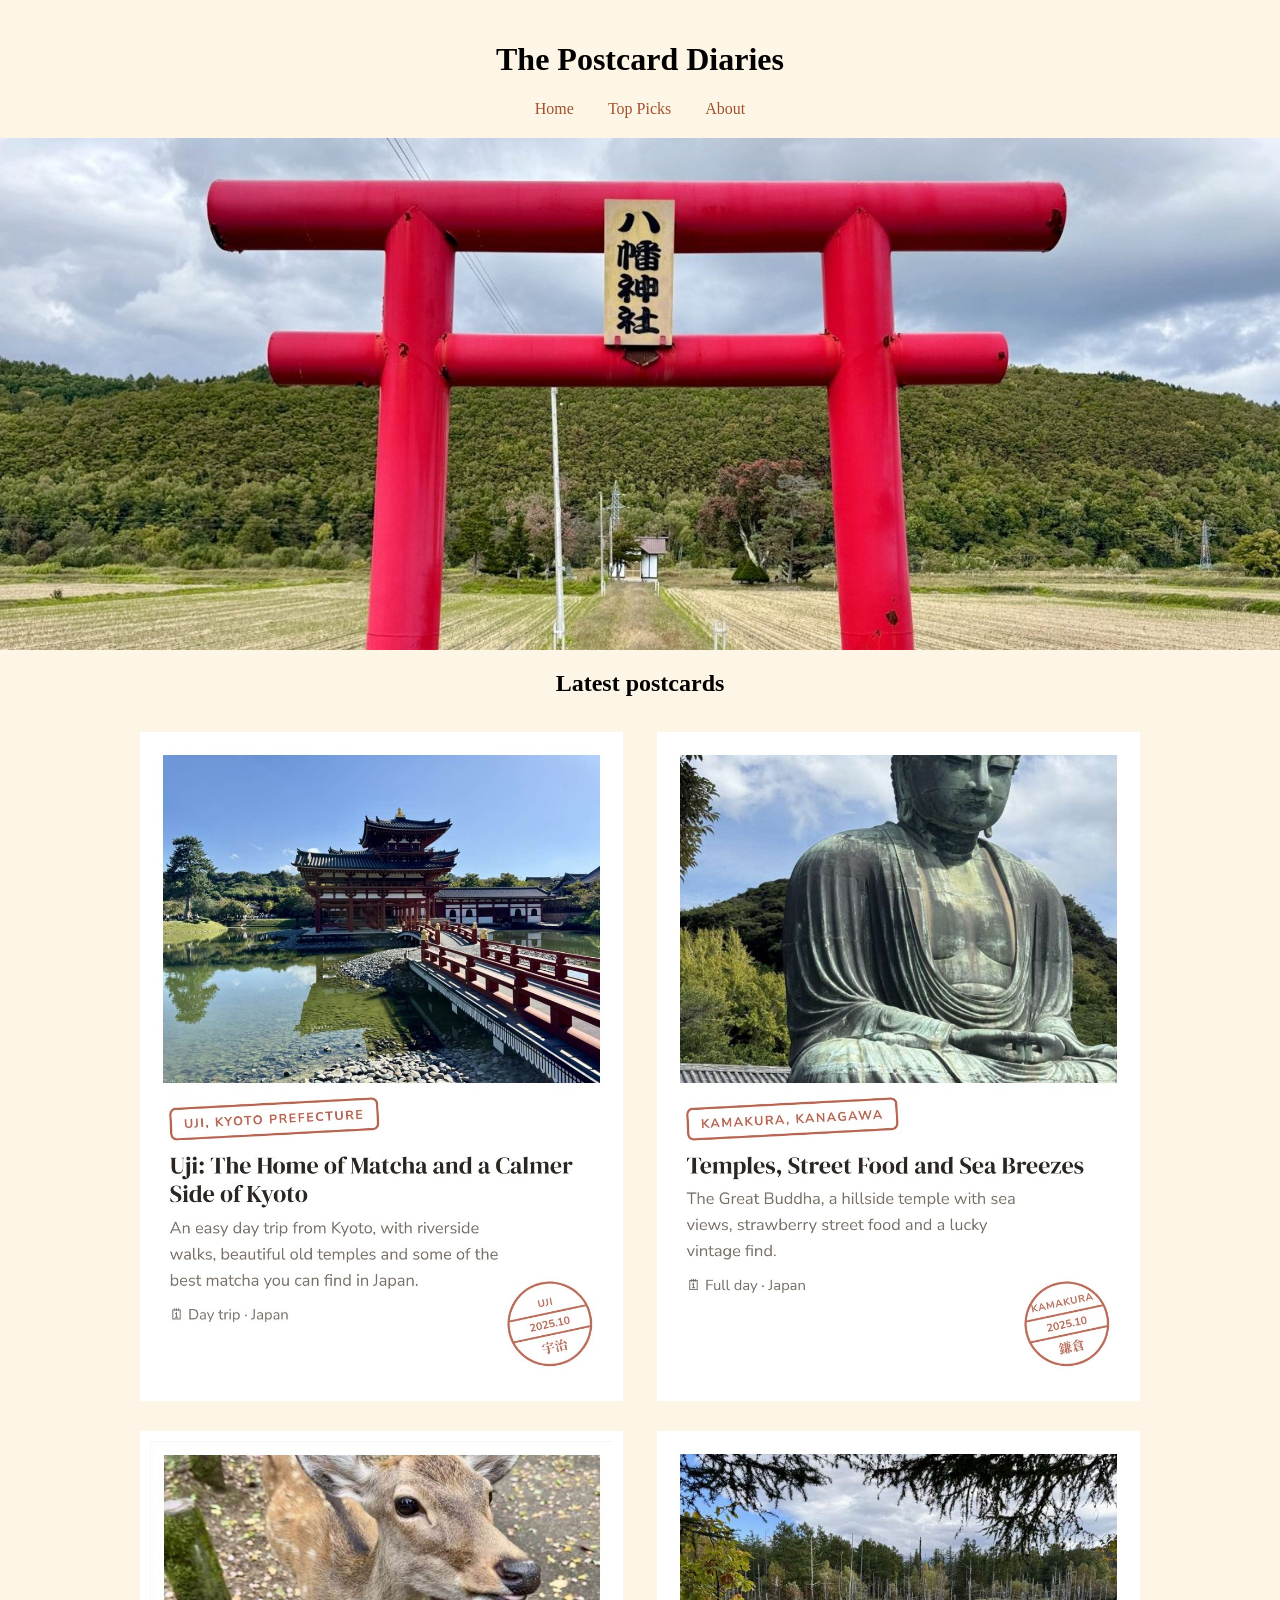
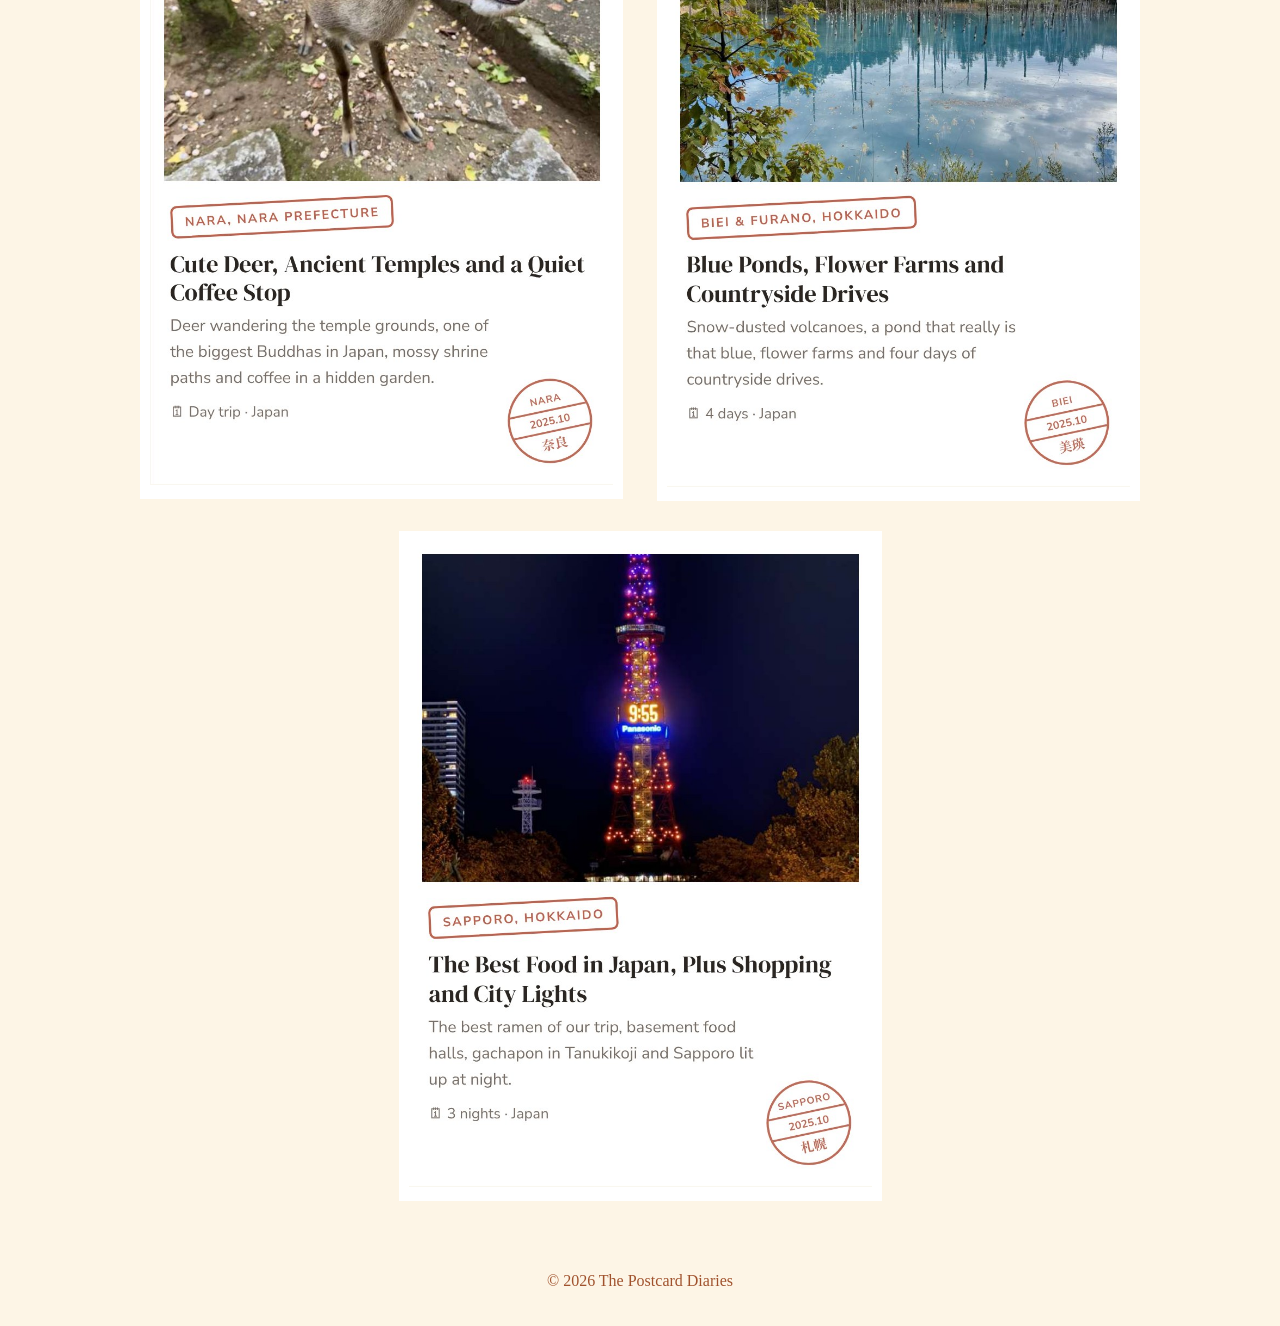
<file: index.html>
<!DOCTYPE html> <!-- DOCTYPE: must be the first - tells the browser this is a webpage -->
<html lang="en">
<!-- head: holds the bts info-->

<head>
    <!-- UTF-8: lets the page show all characters like accents and Japanese -->
    <meta charset="UTF-8">
    <!-- viewport: makes the page fit properly on mobiles and tablets -->
    <meta name="viewport" content="width=device-width, initial-scale=1.0">
    <!-- title: is the text shown on the browser tab -->
    <title>The Postcard Diaries</title>
    <!-- link: connects the CSS file that styles the page. rel = what the file is (a stylesheet), href = where the file is -->
    <link rel="stylesheet" href="css/style.css">
</head>
<!-- body: holds everything you see on the page -->

<body>
    <!-- header: top bar at the top of each page - with site name and menu -->
    <header>
        <h1>The Postcard Diaries</h1>
        <!-- nav: menu that links to the other pages -->
        <nav>
            <a href="index.html">Home</a>
            <a href="top-picks.html">Top Picks</a>
            <a href="about.html">About</a>
        </nav>
    </header>

    <!-- Banner: full width picture, src = source, image file location, alt = description for screenreaders -->
    <img src="images/home/banner-biei-red-torii.jpg" alt="Red torii gate in the fields of Biei, Hokkaido" width="100%"
        class="banner">
    <!-- main: the main page content -->
    <main>
        <h2>Latest postcards</h2>
        <!-- article: is one postcard = postcard image wrapped in a link - e.g: Uji post.-->
        <article>
            <a href="posts/uji.html">
                <img src="images/home/postcard-uji.jpg" alt="Uji: The Home of Matcha and a Calmer Side of Kyoto"
                    width="300">
            </a>
        </article>

        <article>
            <a href="posts/kamakura.html">
                <img src="images/home/postcard-kamakura.jpg" alt="Kamakura: Temples, Street Food and Sea Breezes"
                    width="300">
            </a>
        </article>

        <article>
            <a href="posts/nara.html">
                <img src="images/home/postcard-nara.jpg" alt="Nara: Cute Deer, Ancient Temples and a Hidden Café"
                    width="300">
            </a>
        </article>


        <article>

            <a href="posts/biei-furano.html">

                <img src="images/home/postcard-biei-furano.jpg"
                    alt="Biei and Furano: Blue Ponds, Flower Fields and Farmland" width="300">

            </a>

        </article>

        <article>

            <a href="posts/sapporo.html">


                <img src="images/home/postcard-sapporo.jpg"
                    alt="Sapporo: The TV Tower, Tanukikoji and Some of Japan's Best Food" width="300">


            </a>

        </article>

    </main>

    <!-- footer: the bottom bar with copyright info -->

    <footer>

        <p>&copy; 2026 The Postcard Diaries</p>

    </footer>
</body>

</html>
</file>
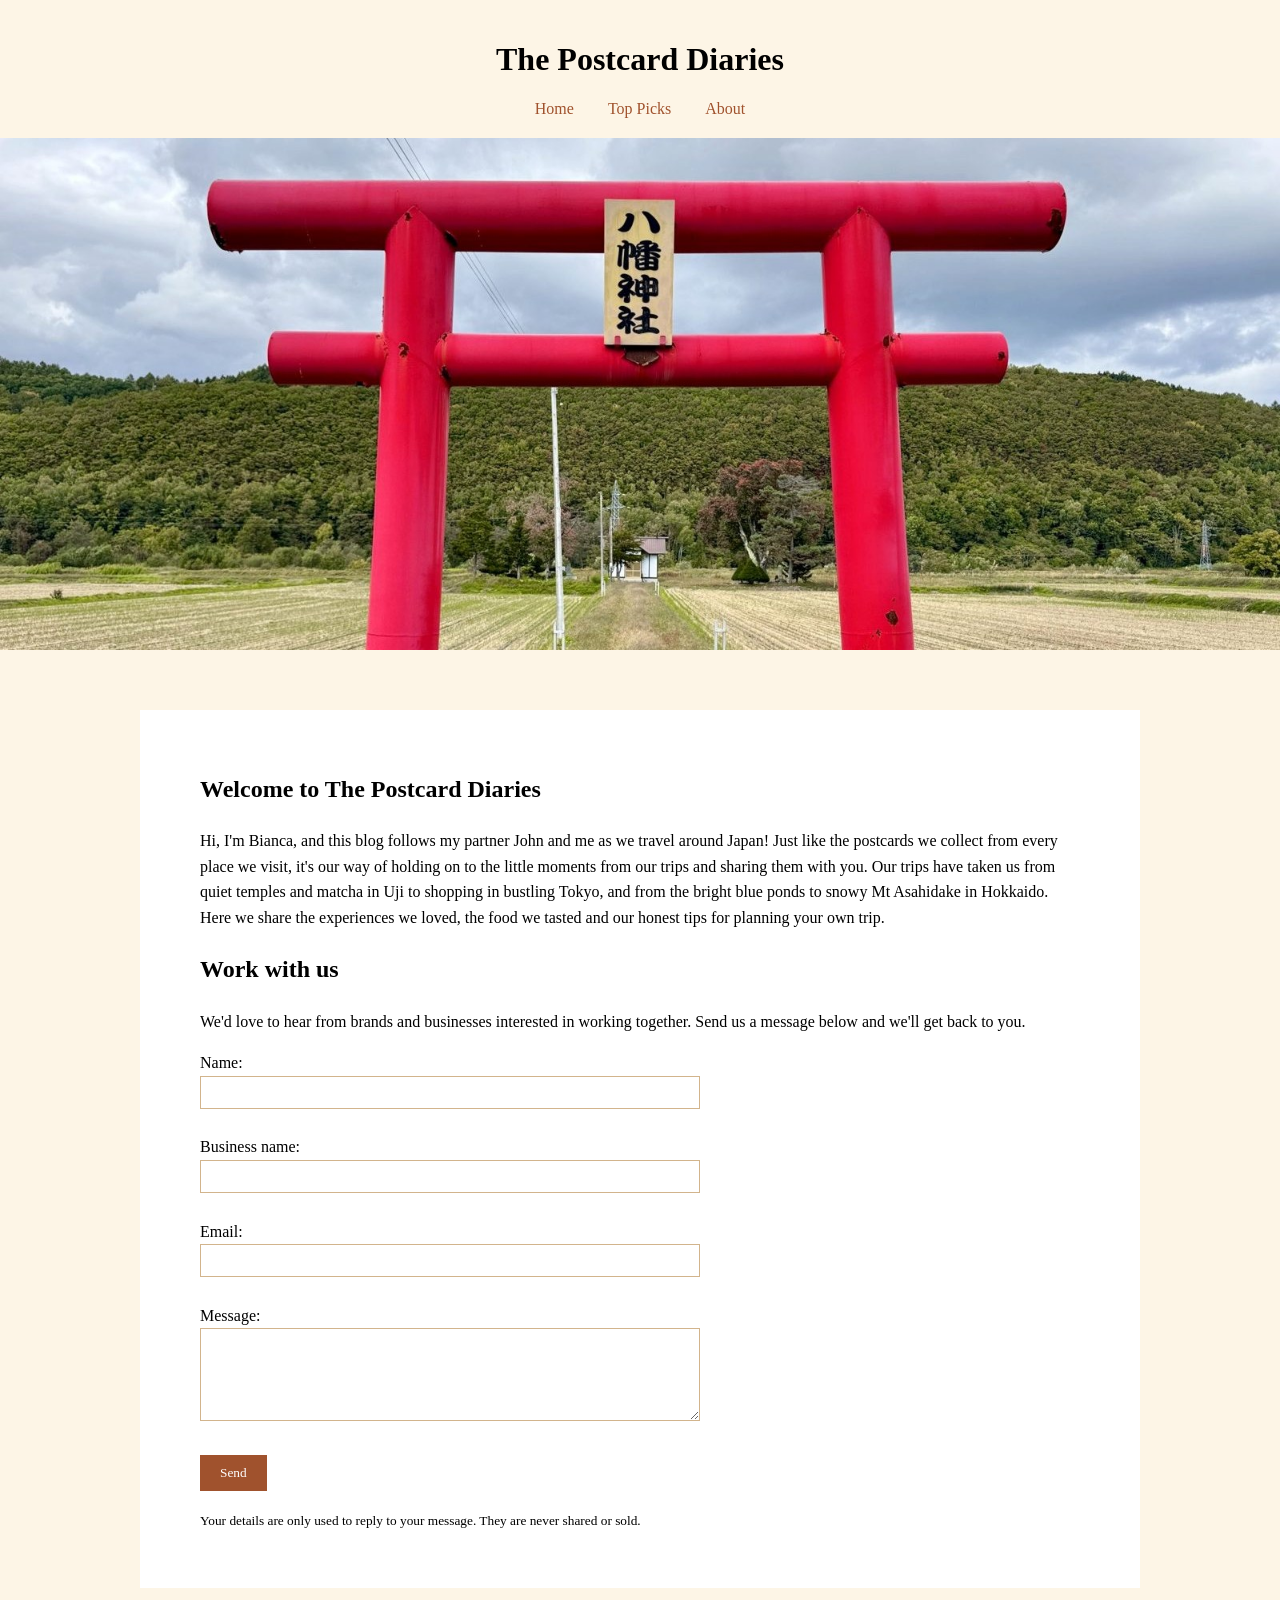
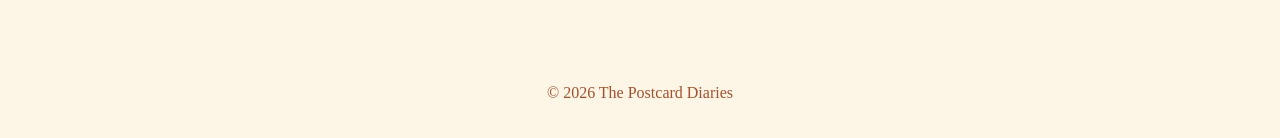
<file: about.html>
<!DOCTYPE html> <!-- DOCTYPE: must be the first - tells the browser this is a webpage -->
<html lang="en">
<!-- head: holds the bts info-->

<head>
    <!-- UTF-8: lets the page show all characters like accents and Japanese -->
    <meta charset="UTF-8">
    <!-- viewport: makes the page fit properly on mobiles and tablets -->
    <meta name="viewport" content="width=device-width, initial-scale=1.0">
    <!-- title: is the text shown on the browser tab -->
    <title>About | The Postcard Diaries</title>
    <!-- link: connects the CSS file that styles the page. rel = what the file is (a stylesheet), href = where the file is -->
    <link rel="stylesheet" href="css/style.css">
</head>
<!-- body: holds everything you see on the page -->

<body>
    <!-- header: top bar at the top of each page - with site name and menu -->
    <header>
        <h1>The Postcard Diaries</h1>
        <!-- nav: menu that links to the other pages -->
        <nav>
            <a href="index.html">Home</a>
            <a href="top-picks.html">Top Picks</a>
            <a href="about.html">About</a>
        </nav>
    </header>

    <!-- Banner: full width picture, src = source, image file location, alt = description for screenreaders -->
    <img src="images/home/banner-biei-red-torii.jpg" alt="Red torii gate in the fields of Biei, Hokkaido" width="100%"
        class="banner">
    <!-- main: the main content of this page -->
    <main class="post">
        <!-- br class="phone-only": line break only on phones, so "The Postcard Diaries" stays together on one line -->
        <h2>Welcome to <br class="phone-only">The Postcard Diaries</h2>
        <p>Hi, I'm Bianca, and this blog follows my partner John and me as we travel around Japan! Just like the
            postcards we collect from every place we visit, it's our way of holding on to the little moments from our
            trips and sharing them with you. Our trips have taken us from quiet temples and matcha in Uji to shopping in
            bustling Tokyo, and from the bright blue ponds to snowy Mt Asahidake in Hokkaido. Here we share the
            experiences we loved, the food we tasted and our honest tips for planning your own trip.</p>

        <h2>Work with us</h2>
        <p>We'd love to hear from brands and businesses interested in working together. Send us a message below and
            we'll get back to you.</p>

        <!-- form: collects the visitor's details. It doesn't send anywhere yet -->
        <form>
            <!-- label: the text shown next to each box. "for" matches the box's id -->
            <label for="name">Name:</label><br>
            <!-- input: a box to type in. required = must be filled in -->
            <input type="text" id="name" required><br><br>
            <!-- no "required" here, so this box is optional-->
            <label for="business">Business name:</label><br>
            <input type="text" id="business"><br><br>

            <label for="email">Email:</label><br>
            <!-- type email: checks it looks like an email address -->
            <input type="email" id="email" required><br><br>

            <label for="message">Message:</label><br>
            <!-- textarea: a bigger box for longer messages -->
            <textarea id="message" rows="5" required></textarea><br><br>

            <!-- button: submits the form -->
            <button type="submit">Send</button>
        </form>
        <!-- privacy note: tells visitors how their details are used (Privacy Act) -->
        <p><small>Your details are only used to reply to your message. They are never shared or sold.</small></p>
    </main>
    <!-- footer: the bottom bar with copyright info -->
    <footer>
        <p>&copy; 2026 The Postcard Diaries</p>
    </footer>
</body>

</html>
</file>
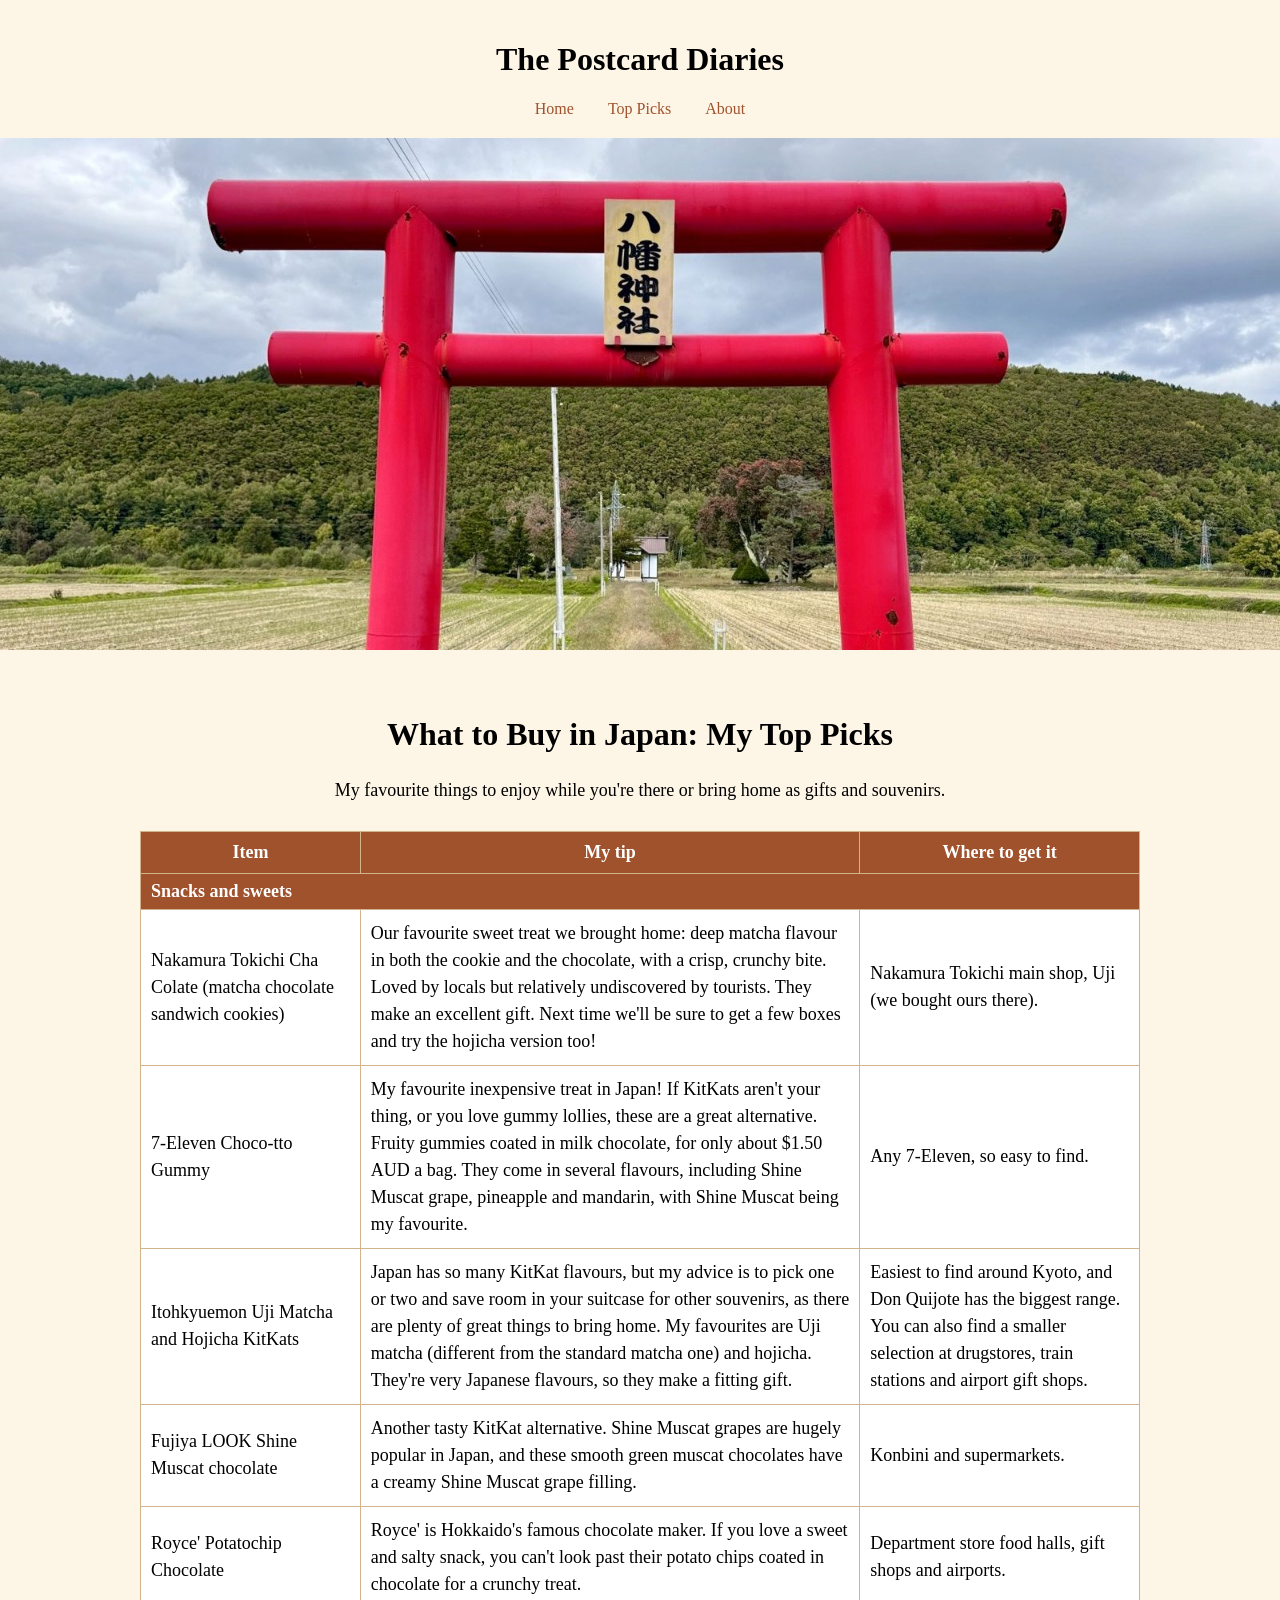
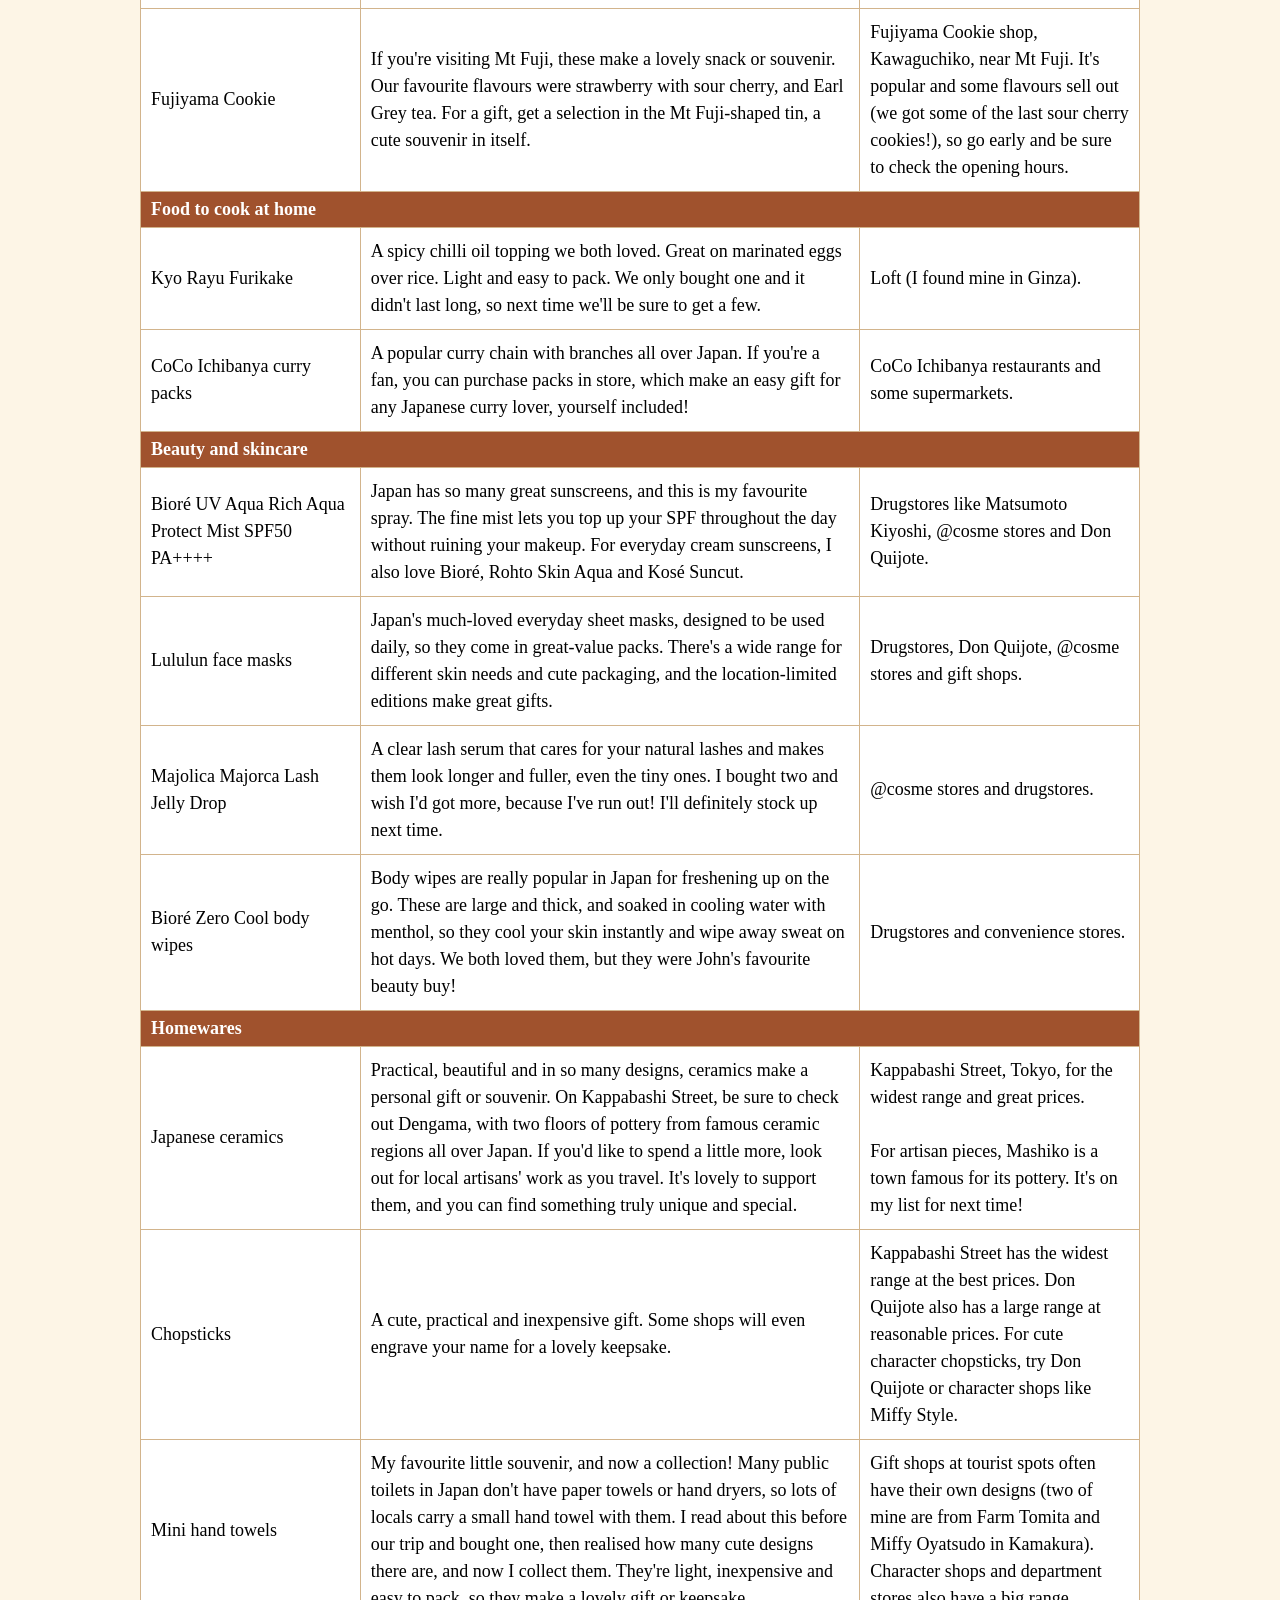
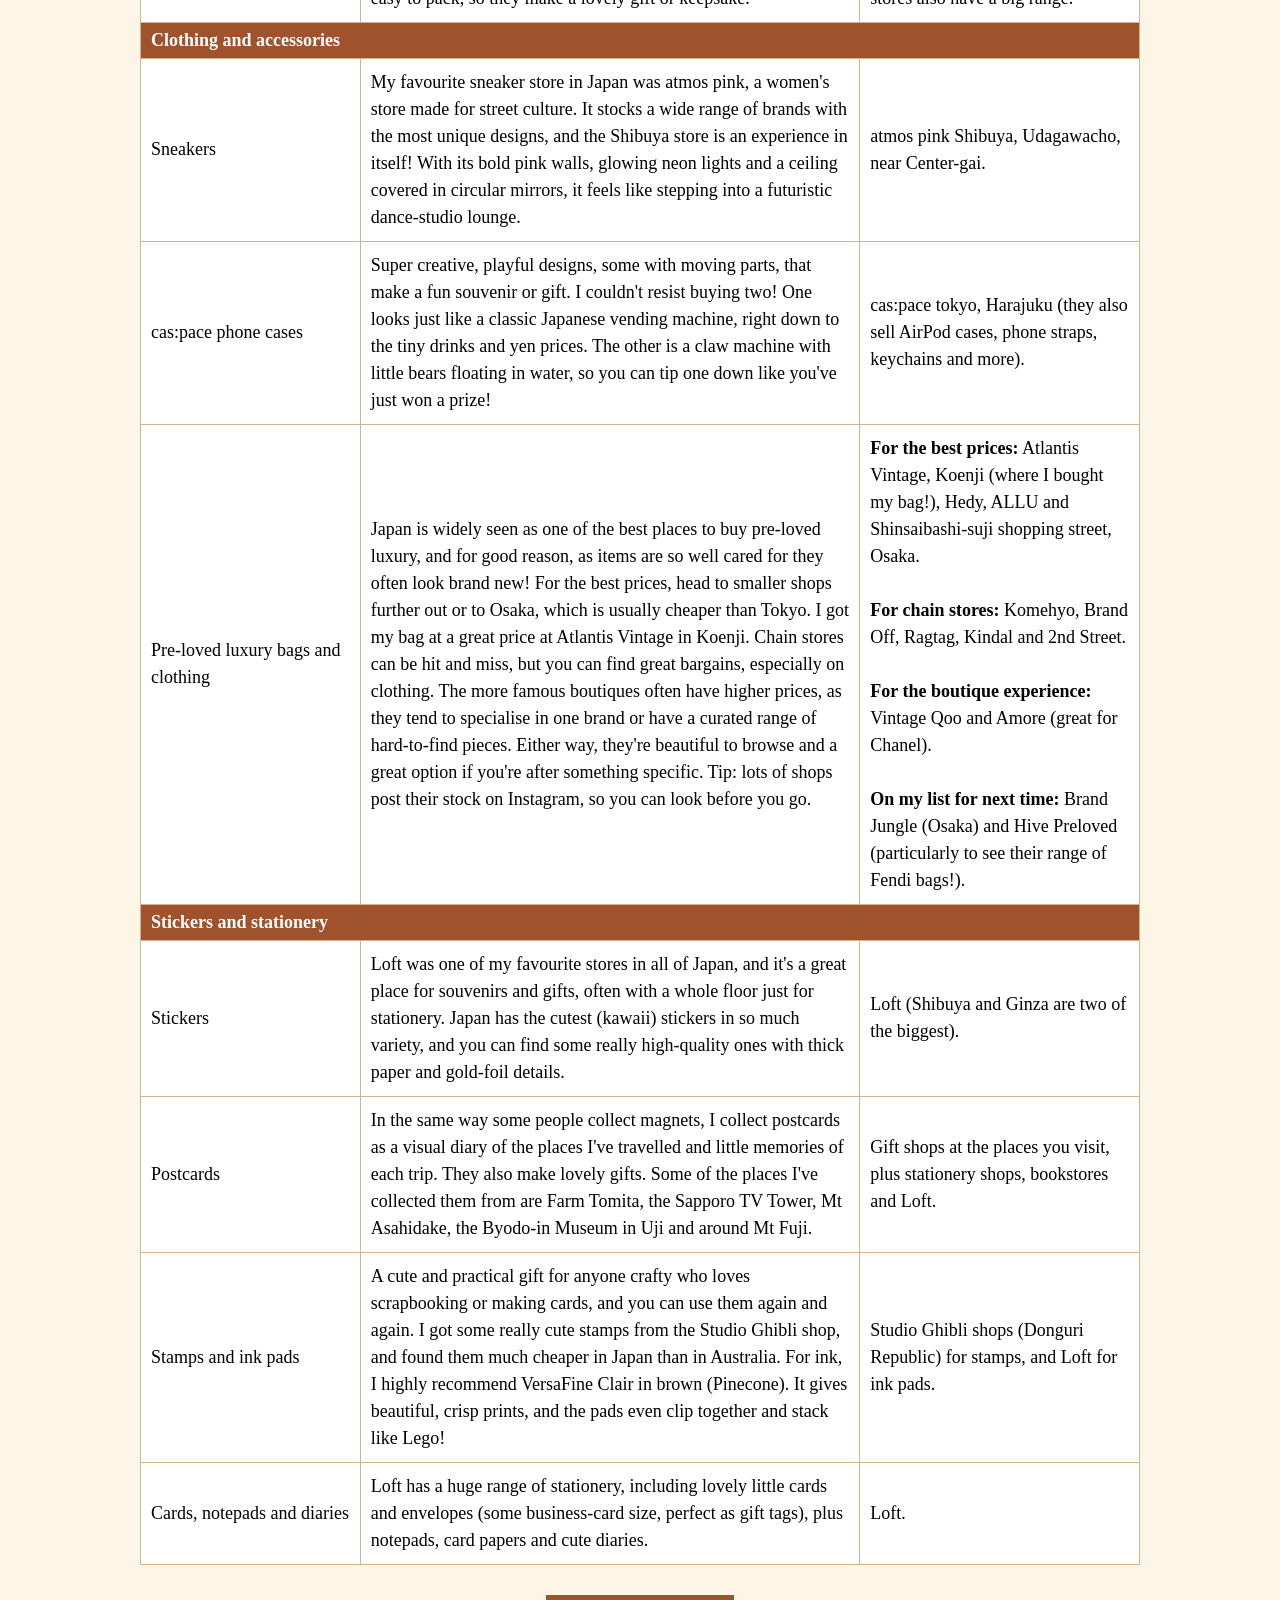
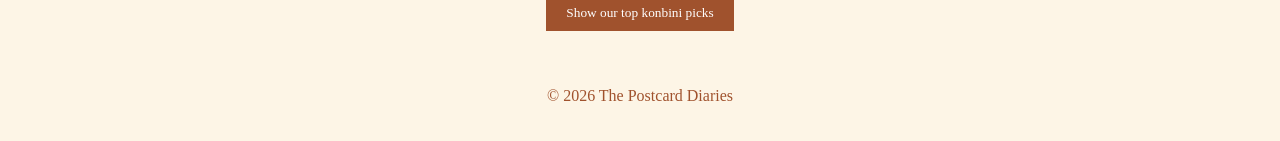
<file: top-picks.html>
<!DOCTYPE html> <!-- DOCTYPE: must be the first - tells the browser this is a webpage -->
<html lang="en">
<!-- head: holds the bts info-->

<head>
    <!-- UTF-8: lets the page show all characters like accents and Japanese -->
    <meta charset="UTF-8">
    <!-- viewport: makes the page fit properly on mobiles and tablets -->
    <meta name="viewport" content="width=device-width, initial-scale=1.0">
    <!-- title: is the text shown on the browser tab -->
    <title>What to Buy in Japan | The Postcard Diaries</title>
    <!-- link: connects the CSS file that styles the page. rel = what the file is (a stylesheet), href = where the file is -->
    <link rel="stylesheet" href="css/style.css">
</head>
<!-- body: holds everything you see on the page -->

<body>
    <!-- header: top bar at the top of each page - with site name and menu -->
    <header>
        <h1>The Postcard Diaries</h1>
        <!-- nav: menu that links to the other pages -->
        <nav>
            <a href="index.html">Home</a>
            <a href="top-picks.html">Top Picks</a>
            <a href="about.html">About</a>
        </nav>
    </header>

    <!-- Banner: full width picture, src = source, image file location, alt = description for screenreaders -->
    <img src="images/home/banner-biei-red-torii.jpg" alt="Red torii gate in the fields of Biei, Hokkaido" width="100%"
        class="banner">
    <!-- main: the main content of this page. class="picks" lets the CSS style just this page -->
    <main class="picks">
        <!-- br class="phone-only": line break that only shows on phones, so the heading splits over 2 lines there -->
        <h2>What to Buy in Japan: <br class="phone-only">My Top Picks</h2>
        <p>My favourite things to enjoy while you're there or bring home as gifts and souvenirs.</p>

        <!-- table: my top picks to buy in Japan -->
        <table>
            <!-- tr = table row, th = heading cell -->
            <tr>
                <th>Item</th>
                <th>My tip</th>
                <th>Where to get it</th>
            </tr>
            <!-- td = normal data cell -->

            <!-- label: the "Where to get it:" label only shows on phones, where the table becomes stacked boxes -->

            <!-- category row: colspan="3" makes one cell stretch across all 3 columns -->

            <tr class="category">

                <td colspan="3">Snacks and sweets</td>

            </tr>

            <tr>

                <td>Nakamura Tokichi Cha Colate (matcha chocolate sandwich cookies)</td>

                <td>Our favourite sweet treat we brought home: deep matcha flavour in both the cookie and the chocolate,
                    with a crisp, crunchy bite. Loved by locals but relatively undiscovered by tourists. They make an
                    excellent gift. Next time we'll be sure to get a few boxes and try the hojicha version too!</td>

                <td><span class="label">Where to get it: </span>Nakamura Tokichi main shop, Uji (we bought ours there).
                </td>

            </tr>

            <tr>

                <td>7-Eleven Choco-tto Gummy</td>

                <td>My favourite inexpensive treat in Japan! If KitKats aren't your thing, or you love gummy lollies,
                    these are a great alternative. Fruity gummies coated in milk chocolate, for only about $1.50 AUD a
                    bag. They come in several flavours, including Shine Muscat grape, pineapple and mandarin, with Shine
                    Muscat being my favourite.</td>

                <td><span class="label">Where to get it: </span>Any 7-Eleven, so easy to find.</td>

            </tr>

            <tr>

                <td>Itohkyuemon Uji Matcha and Hojicha KitKats</td>

                <td>Japan has so many KitKat flavours, but my advice is to pick one or two and save room in your
                    suitcase for other souvenirs, as there are plenty of great things to bring home. My favourites are
                    Uji matcha (different from the standard matcha one) and hojicha. They're very Japanese flavours, so
                    they make a fitting gift.</td>

                <td><span class="label">Where to get it: </span>Easiest to find around Kyoto, and Don Quijote has the
                    biggest range. You can also find a smaller selection at drugstores, train stations and airport gift
                    shops.</td>

            </tr>

            <tr>

                <td>Fujiya LOOK Shine Muscat chocolate</td>

                <td>Another tasty KitKat alternative. Shine Muscat grapes are hugely popular in Japan, and these smooth
                    green muscat chocolates have a creamy Shine Muscat grape filling.</td>

                <td><span class="label">Where to get it: </span>Konbini and supermarkets.</td>

            </tr>

            <tr>

                <td>Royce' Potatochip Chocolate</td>

                <td>Royce' is Hokkaido's famous chocolate maker. If you love a sweet and salty snack, you can't look
                    past their potato chips coated in chocolate for a crunchy treat.</td>

                <td><span class="label">Where to get it: </span>Department store food halls, gift shops and airports.
                </td>

            </tr>

            <tr>

                <td>Fujiyama Cookie</td>

                <td>If you're visiting Mt Fuji, these make a lovely snack or souvenir. Our favourite flavours were
                    strawberry with sour cherry, and Earl Grey tea. For a gift, get a selection in the Mt Fuji-shaped
                    tin, a cute souvenir in itself.</td>

                <td><span class="label">Where to get it: </span>Fujiyama Cookie shop, Kawaguchiko, near Mt Fuji. It's
                    popular and some flavours sell out (we got some of the last sour cherry cookies!), so go early and
                    be sure to check the opening hours.</td>

            </tr>

            <tr class="category">

                <td colspan="3">Food to cook at home</td>

            </tr>

            <tr>

                <td>Kyo Rayu Furikake</td>

                <td>A spicy chilli oil topping we both loved. Great on marinated eggs over rice. Light and easy to pack.
                    We only bought one and it didn't last long, so next time we'll be sure to get a few.</td>

                <td><span class="label">Where to get it: </span>Loft (I found mine in Ginza).</td>

            </tr>

            <tr>

                <td>CoCo Ichibanya curry packs</td>

                <td>A popular curry chain with branches all over Japan. If you're a fan, you can purchase packs in
                    store, which make an easy gift for any Japanese curry lover, yourself included!</td>

                <td><span class="label">Where to get it: </span>CoCo Ichibanya restaurants and some supermarkets.</td>

            </tr>

            <tr class="category">

                <td colspan="3">Beauty and skincare</td>

            </tr>

            <tr>

                <td>Bioré UV Aqua Rich Aqua Protect Mist SPF50 PA++++</td>

                <td>Japan has so many great sunscreens, and this is my favourite spray. The fine mist lets you top up
                    your SPF throughout the day without ruining your makeup. For everyday cream sunscreens, I also love
                    Bioré, Rohto Skin Aqua and Kosé Suncut.</td>

                <td><span class="label">Where to get it: </span>Drugstores like Matsumoto Kiyoshi, @cosme stores and Don
                    Quijote.</td>

            </tr>

            <tr>

                <td>Lululun face masks</td>

                <td>Japan's much-loved everyday sheet masks, designed to be used daily, so they come in great-value
                    packs. There's a wide range for different skin needs and cute packaging, and the location-limited
                    editions make great gifts.</td>

                <td><span class="label">Where to get it: </span>Drugstores, Don Quijote, @cosme stores and gift shops.
                </td>

            </tr>

            <tr>

                <td>Majolica Majorca Lash Jelly Drop</td>

                <td>A clear lash serum that cares for your natural lashes and makes them look longer and fuller, even
                    the tiny ones. I bought two and wish I'd got more, because I've run out! I'll definitely stock up
                    next time.</td>

                <td><span class="label">Where to get it: </span>@cosme stores and drugstores.</td>

            </tr>

            <tr>

                <td>Bioré Zero Cool body wipes</td>

                <td>Body wipes are really popular in Japan for freshening up on the go. These are large and thick, and
                    soaked in cooling water with menthol, so they cool your skin instantly and wipe away sweat on hot
                    days. We both loved them, but they were John's favourite beauty buy!</td>

                <td><span class="label">Where to get it: </span>Drugstores and convenience stores.</td>

            </tr>

            <tr class="category">

                <td colspan="3">Homewares</td>

            </tr>

            <tr>

                <td>Japanese ceramics</td>

                <td>Practical, beautiful and in so many designs, ceramics make a personal gift or souvenir. On
                    Kappabashi Street, be sure to check out Dengama, with two floors of pottery from famous ceramic
                    regions all over Japan. If you'd like to spend a little more, look out for local artisans' work as
                    you travel. It's lovely to support them, and you can find something truly unique and special.</td>

                <td><span class="label">Where to get it: </span>Kappabashi Street, Tokyo, for the widest range and great
                    prices.<br><br>For artisan pieces, Mashiko is a town famous for its pottery. It's on my list for
                    next time!</td>

            </tr>

            <tr>

                <td>Chopsticks</td>

                <td>A cute, practical and inexpensive gift. Some shops will even engrave your name for a lovely
                    keepsake.</td>

                <td><span class="label">Where to get it: </span>Kappabashi Street has the widest range at the best
                    prices. Don Quijote also has a large range at reasonable prices. For cute character chopsticks, try
                    Don Quijote or character shops like Miffy Style.</td>

            </tr>

            <tr>

                <td>Mini hand towels</td>

                <td>My favourite little souvenir, and now a collection! Many public toilets in Japan don't have paper
                    towels or hand dryers, so lots of locals carry a small hand towel with them. I read about this
                    before our trip and bought one, then realised how many cute designs there are, and now I collect
                    them. They're light, inexpensive and easy to pack, so they make a lovely gift or keepsake.</td>

                <td><span class="label">Where to get it: </span>Gift shops at tourist spots often have their own designs
                    (two of mine are from Farm Tomita and Miffy Oyatsudo in Kamakura). Character shops and department
                    stores also have a big range.</td>

            </tr>

            <tr class="category">

                <td colspan="3">Clothing and accessories</td>

            </tr>

            <tr>

                <td>Sneakers</td>

                <td>My favourite sneaker store in Japan was atmos pink, a women's store made for street culture. It
                    stocks a wide range of brands with the most unique designs, and the Shibuya store is an experience
                    in itself! With its bold pink walls, glowing neon lights and a ceiling covered in circular mirrors,
                    it feels like stepping into a futuristic dance-studio lounge.</td>

                <td><span class="label">Where to get it: </span>atmos pink Shibuya, Udagawacho, near Center-gai.</td>

            </tr>

            <tr>

                <td>cas:pace phone cases</td>

                <td>Super creative, playful designs, some with moving parts, that make a fun souvenir or gift. I
                    couldn't resist buying two! One looks just like a classic Japanese vending machine, right down to
                    the tiny drinks and yen prices. The other is a claw machine with little bears floating in water, so
                    you can tip one down like you've just won a prize!</td>

                <td><span class="label">Where to get it: </span>cas:pace tokyo, Harajuku (they also sell AirPod cases,
                    phone straps, keychains and more).</td>

            </tr>

            <tr>

                <td>Pre-loved luxury bags and clothing</td>

                <td>Japan is widely seen as one of the best places to buy pre-loved luxury, and for good reason, as
                    items are so well cared for they often look brand new! For the best prices, head to smaller shops
                    further out or to Osaka, which is usually cheaper than Tokyo. I got my bag at a great price at
                    Atlantis Vintage in Koenji. Chain stores can be hit and miss, but you can find great bargains,
                    especially on clothing. The more famous boutiques often have higher prices, as they tend to
                    specialise in one brand or have a curated range of hard-to-find pieces. Either way, they're
                    beautiful to browse and a great option if you're after something specific. Tip: lots of shops post
                    their stock on Instagram, so you can look before you go.</td>

                <td><span class="label">Where to get it: </span><br class="phone-only"><br
                        class="phone-only"><strong>For the best prices:</strong> Atlantis Vintage, Koenji (where I
                    bought my bag!), Hedy, ALLU and Shinsaibashi-suji shopping street, Osaka.<br><br><strong>For chain
                        stores:</strong> Komehyo, Brand Off, Ragtag, Kindal and 2nd Street.<br><br><strong>For the
                        boutique experience:</strong> Vintage Qoo and Amore (great for Chanel).<br><br><strong>On my
                        list for next time:</strong> Brand Jungle (Osaka) and Hive Preloved (particularly to see their
                    range of Fendi bags!).</td>

            </tr>

            <tr class="category">

                <td colspan="3">Stickers and stationery</td>

            </tr>

            <tr>

                <td>Stickers</td>

                <td>Loft was one of my favourite stores in all of Japan, and it's a great place for souvenirs and gifts,
                    often with a whole floor just for stationery. Japan has the cutest (kawaii) stickers in so much
                    variety, and you can find some really high-quality ones with thick paper and gold-foil details.</td>

                <td><span class="label">Where to get it: </span>Loft (Shibuya and Ginza are two of the biggest).</td>

            </tr>

            <tr>

                <td>Postcards</td>

                <td>In the same way some people collect magnets, I collect postcards as a visual diary of the places
                    I've travelled and little memories of each trip. They also make lovely gifts. Some of the places
                    I've collected them from are Farm Tomita, the Sapporo TV Tower, Mt Asahidake, the Byodo-in Museum in
                    Uji and around Mt Fuji.</td>

                <td><span class="label">Where to get it: </span>Gift shops at the places you visit, plus stationery
                    shops, bookstores and Loft.</td>

            </tr>

            <tr>

                <td>Stamps and ink pads</td>

                <td>A cute and practical gift for anyone crafty who loves scrapbooking or making cards, and you can use
                    them again and again. I got some really cute stamps from the Studio Ghibli shop, and found them much
                    cheaper in Japan than in Australia. For ink, I highly recommend VersaFine Clair in brown (Pinecone).
                    It gives beautiful, crisp prints, and the pads even clip together and stack like Lego!</td>

                <td><span class="label">Where to get it: </span>Studio Ghibli shops (Donguri Republic) for stamps, and
                    Loft for ink pads.</td>

            </tr>

            <tr>

                <td>Cards, notepads and diaries</td>

                <td>Loft has a huge range of stationery, including lovely little cards and envelopes (some business-card
                    size, perfect as gift tags), plus notepads, card papers and cute diaries.</td>

                <td><span class="label">Where to get it: </span>Loft.</td>

            </tr>

        </table>



        <!-- button: runs the showPicks function in js/konbini.js when clicked -->

        <button id="picksButton" onclick="showPicks()">Show our top konbini picks</button>

        <!-- picks: hidden at first (display: none). The JavaScript shows or hides it -->

        <div id="picks" style="display: none;">

            <h3>Our top konbini picks</h3>

            <p>Our favourite snacks and drinks from Japanese convenience stores:</p>

            <!-- ol = numbered list, li = one item in the list, strong = bold product name -->

            <ol>

                <li><strong>Choco-tto Shine Muscat</strong> (grape chocolate)</li>

                <li><strong>Asahi Mirai no Lemon Sour</strong> (lemon chu-hi)</li>

                <li><strong>Tamago Shoyu onigiri</strong> (egg yolk and soy rice ball)</li>

                <li><strong>Glico Ice no Mi</strong> (frozen grape ice balls)</li>

                <li><strong>Starbucks Kyoto Matcha Latte</strong> (chilled cup)</li>

                <li><strong>7-Eleven Marude Kyoho</strong> (grape ice bar)</li>

                <li><strong>Choco-tto Okinawa Pineapple</strong> (pineapple chocolate)</li>

                <li><strong>Fujiya LOOK Shine Muscat</strong> (grape chocolate)</li>

                <li><strong>Morinaga DARS Melon</strong> (limited edition)</li>

                <li><strong>Suntory -196 Shine Muscat</strong> (grape chu-hi)</li>

            </ol>

        </div>


    </main>

    <!-- footer: the bottom bar with copyright info -->

    <footer>

        <p>&copy; 2026 The Postcard Diaries</p>

    </footer>

    <!-- script: connects the JavaScript file. It goes at the bottom so the page loads first -->

    <script src="js/konbini.js"></script>
</body>

</html>
</file>
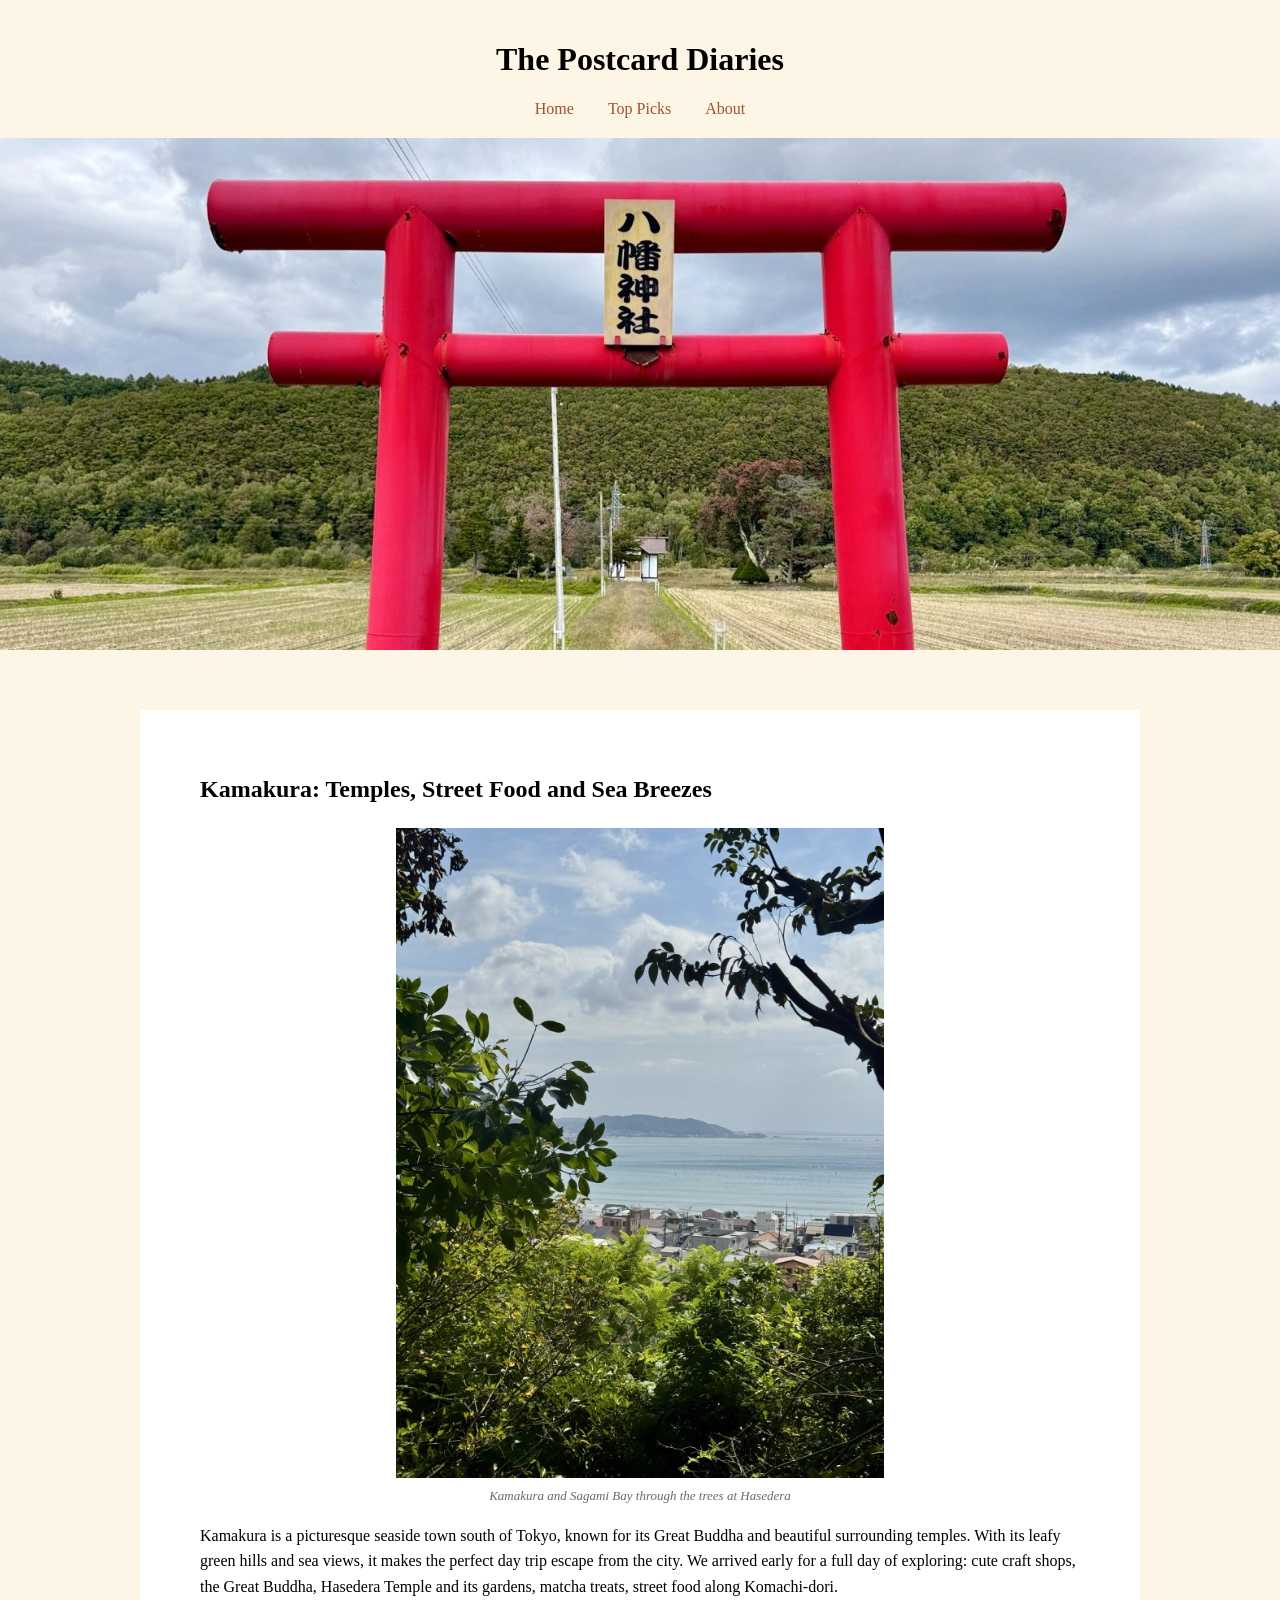
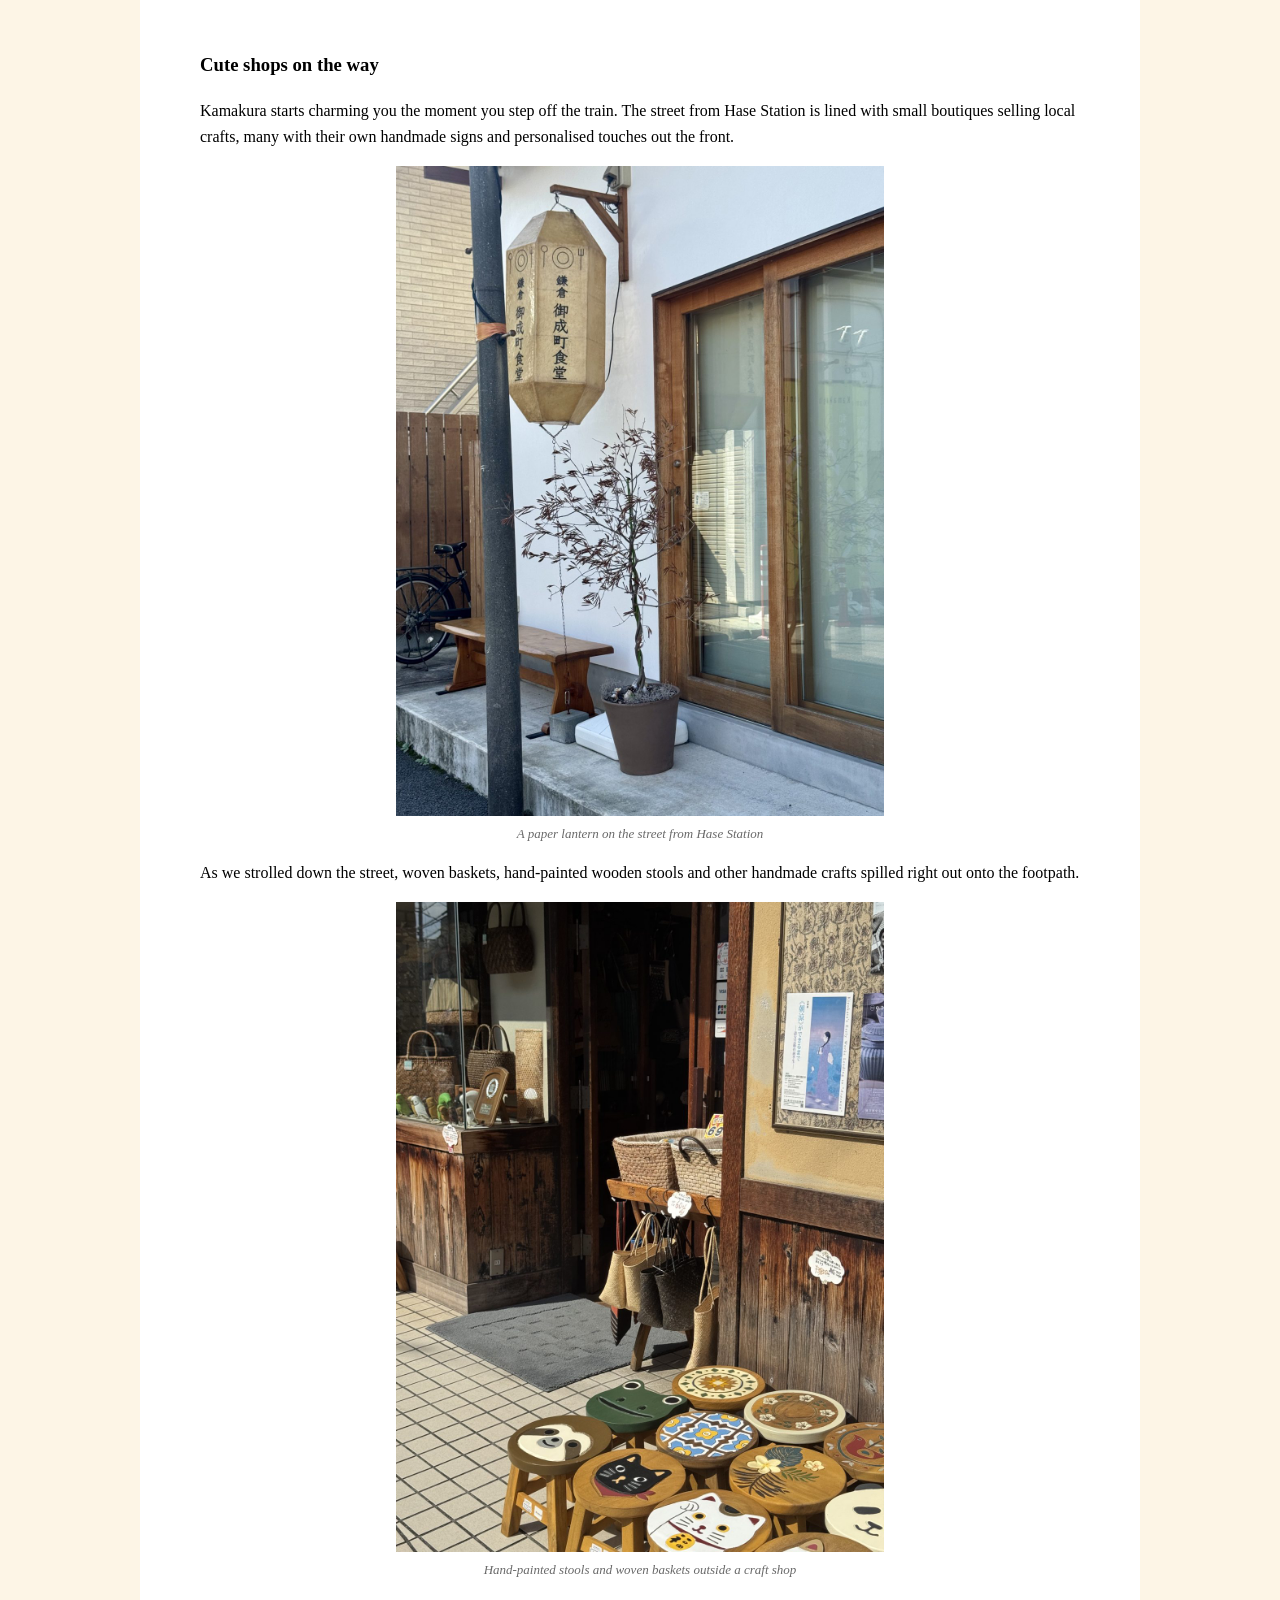
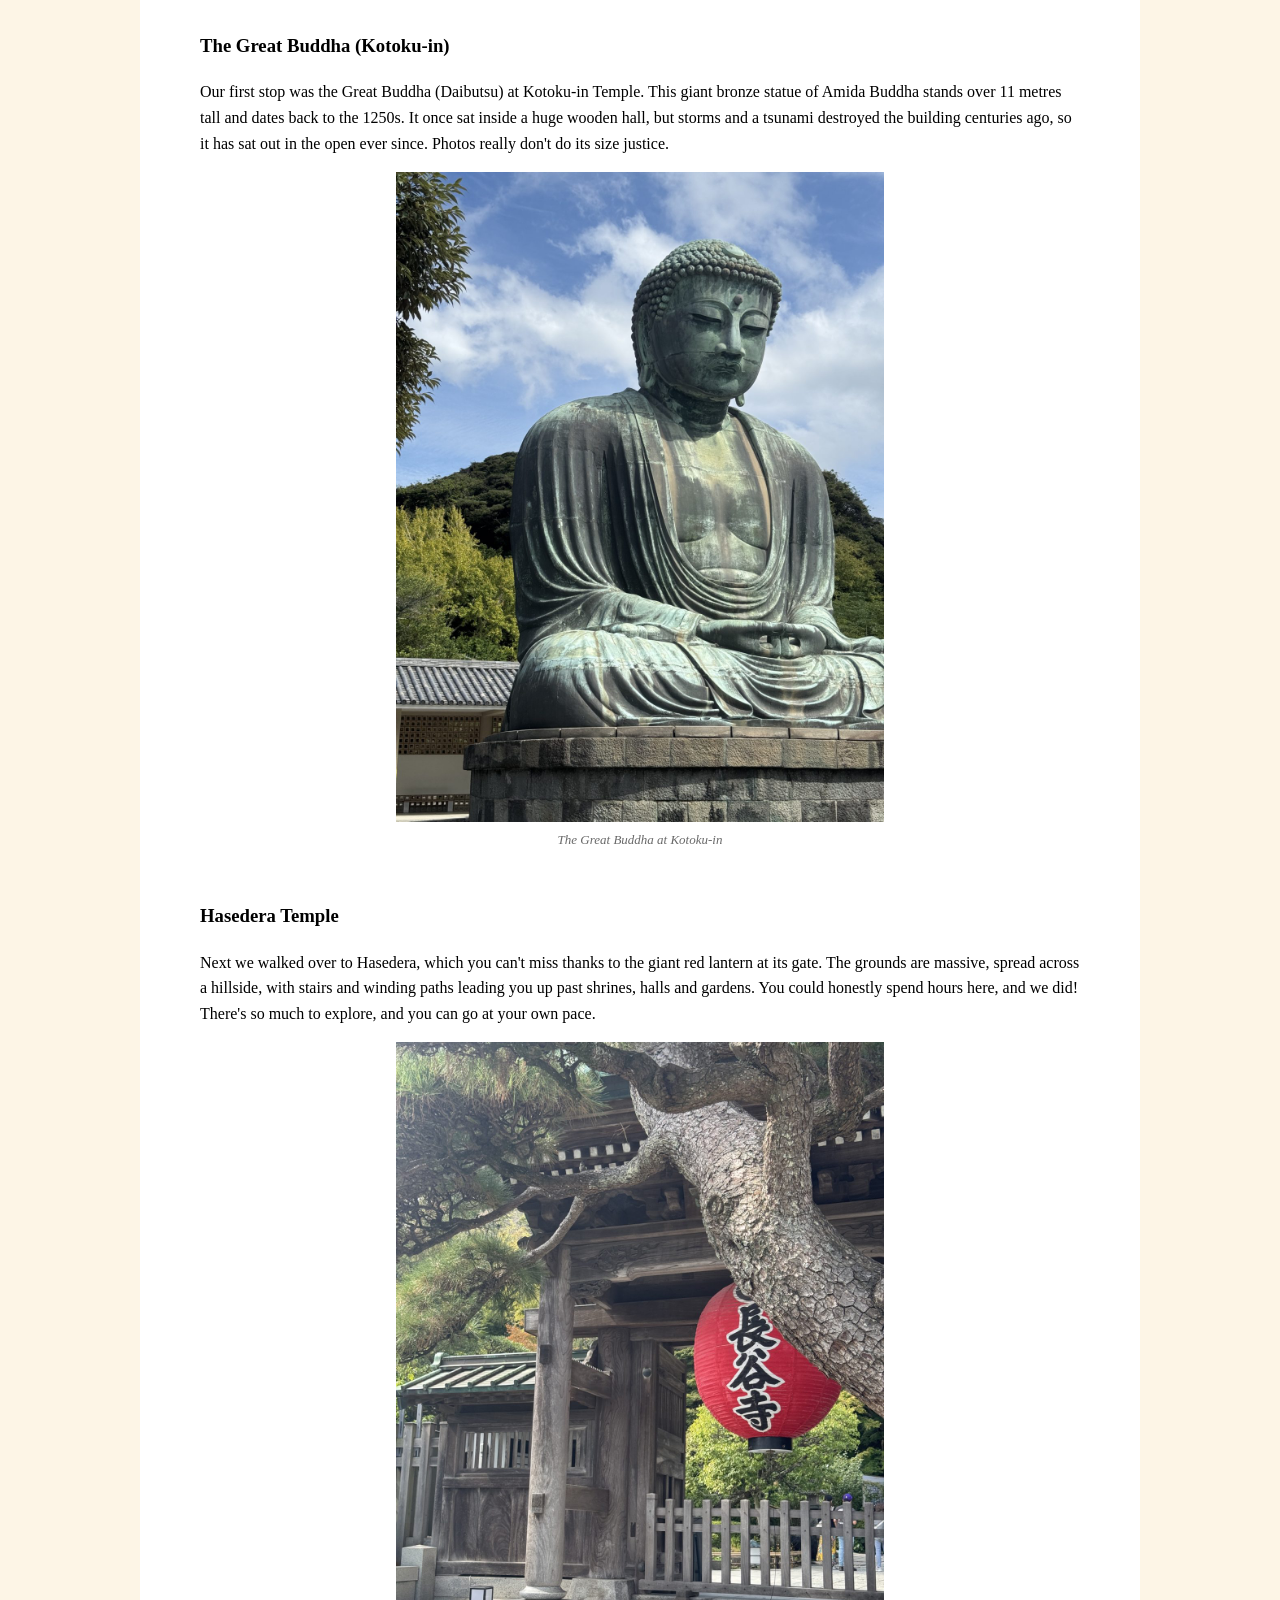
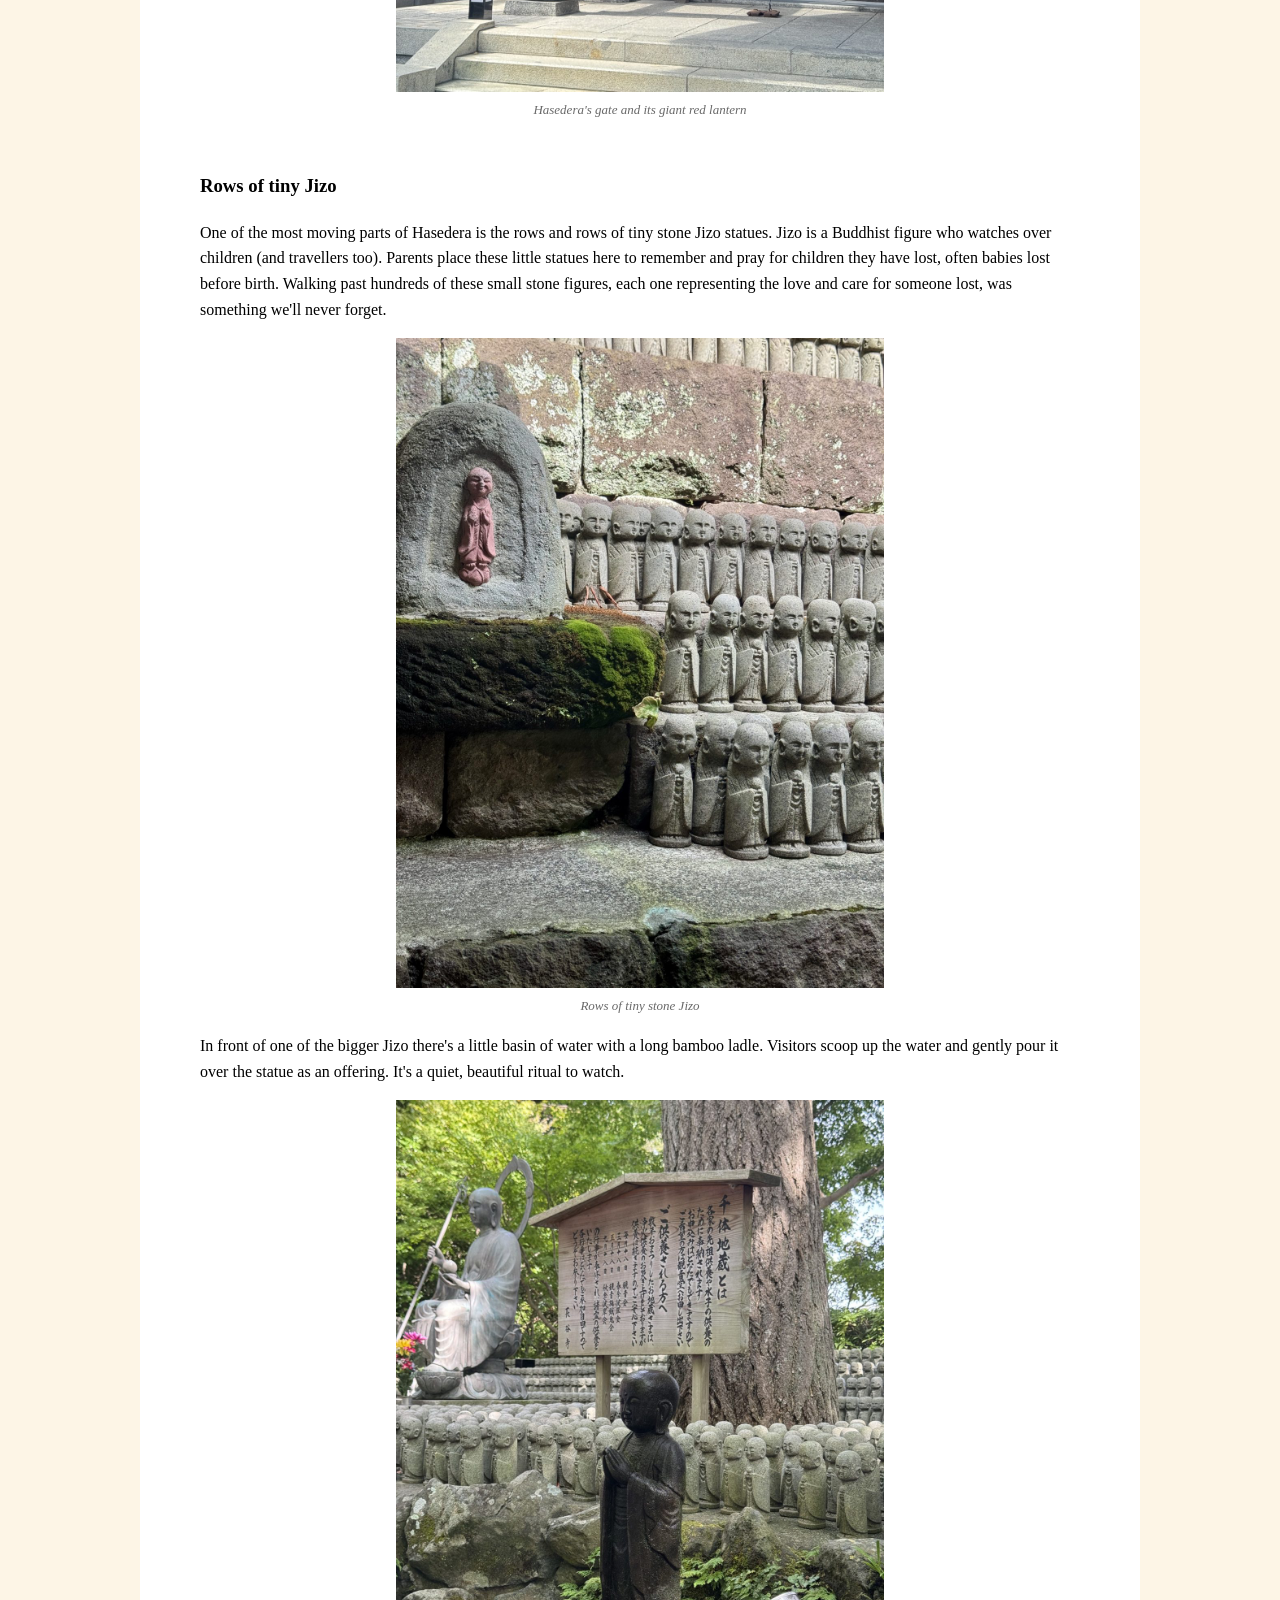
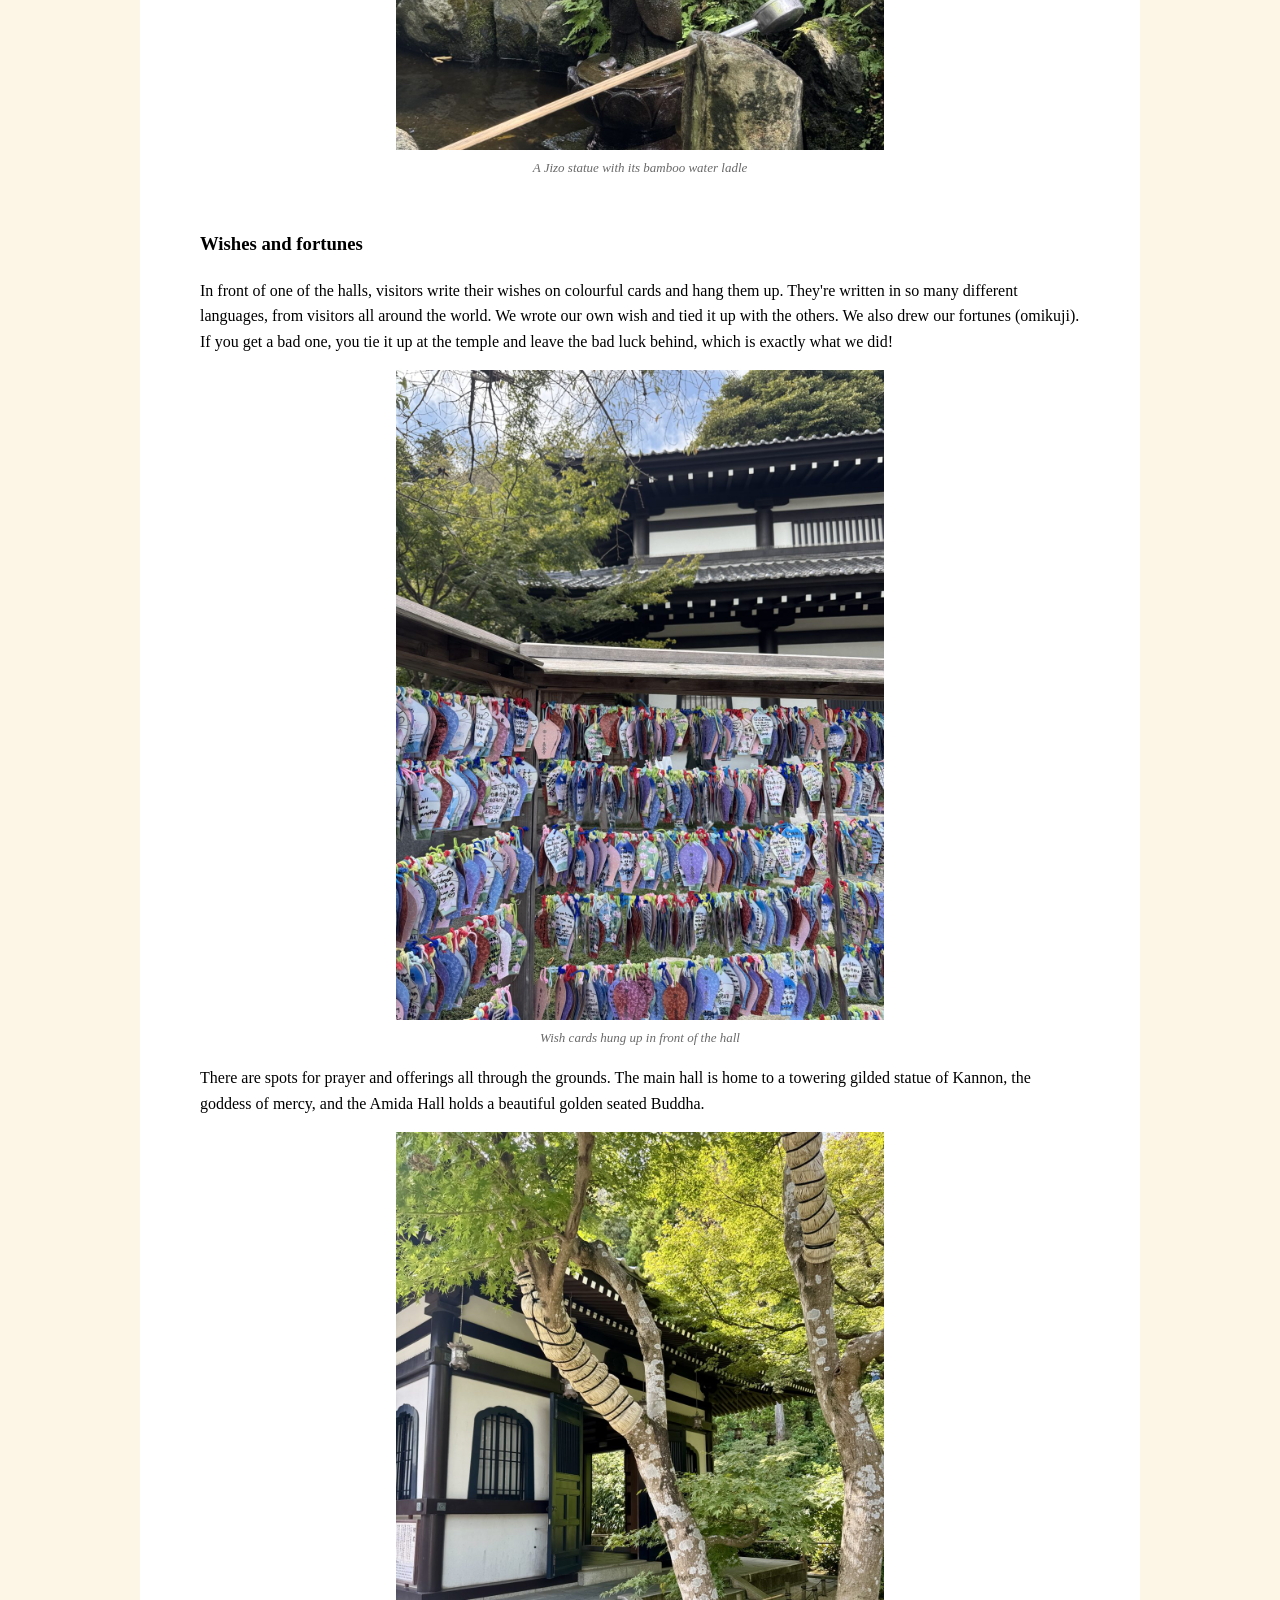
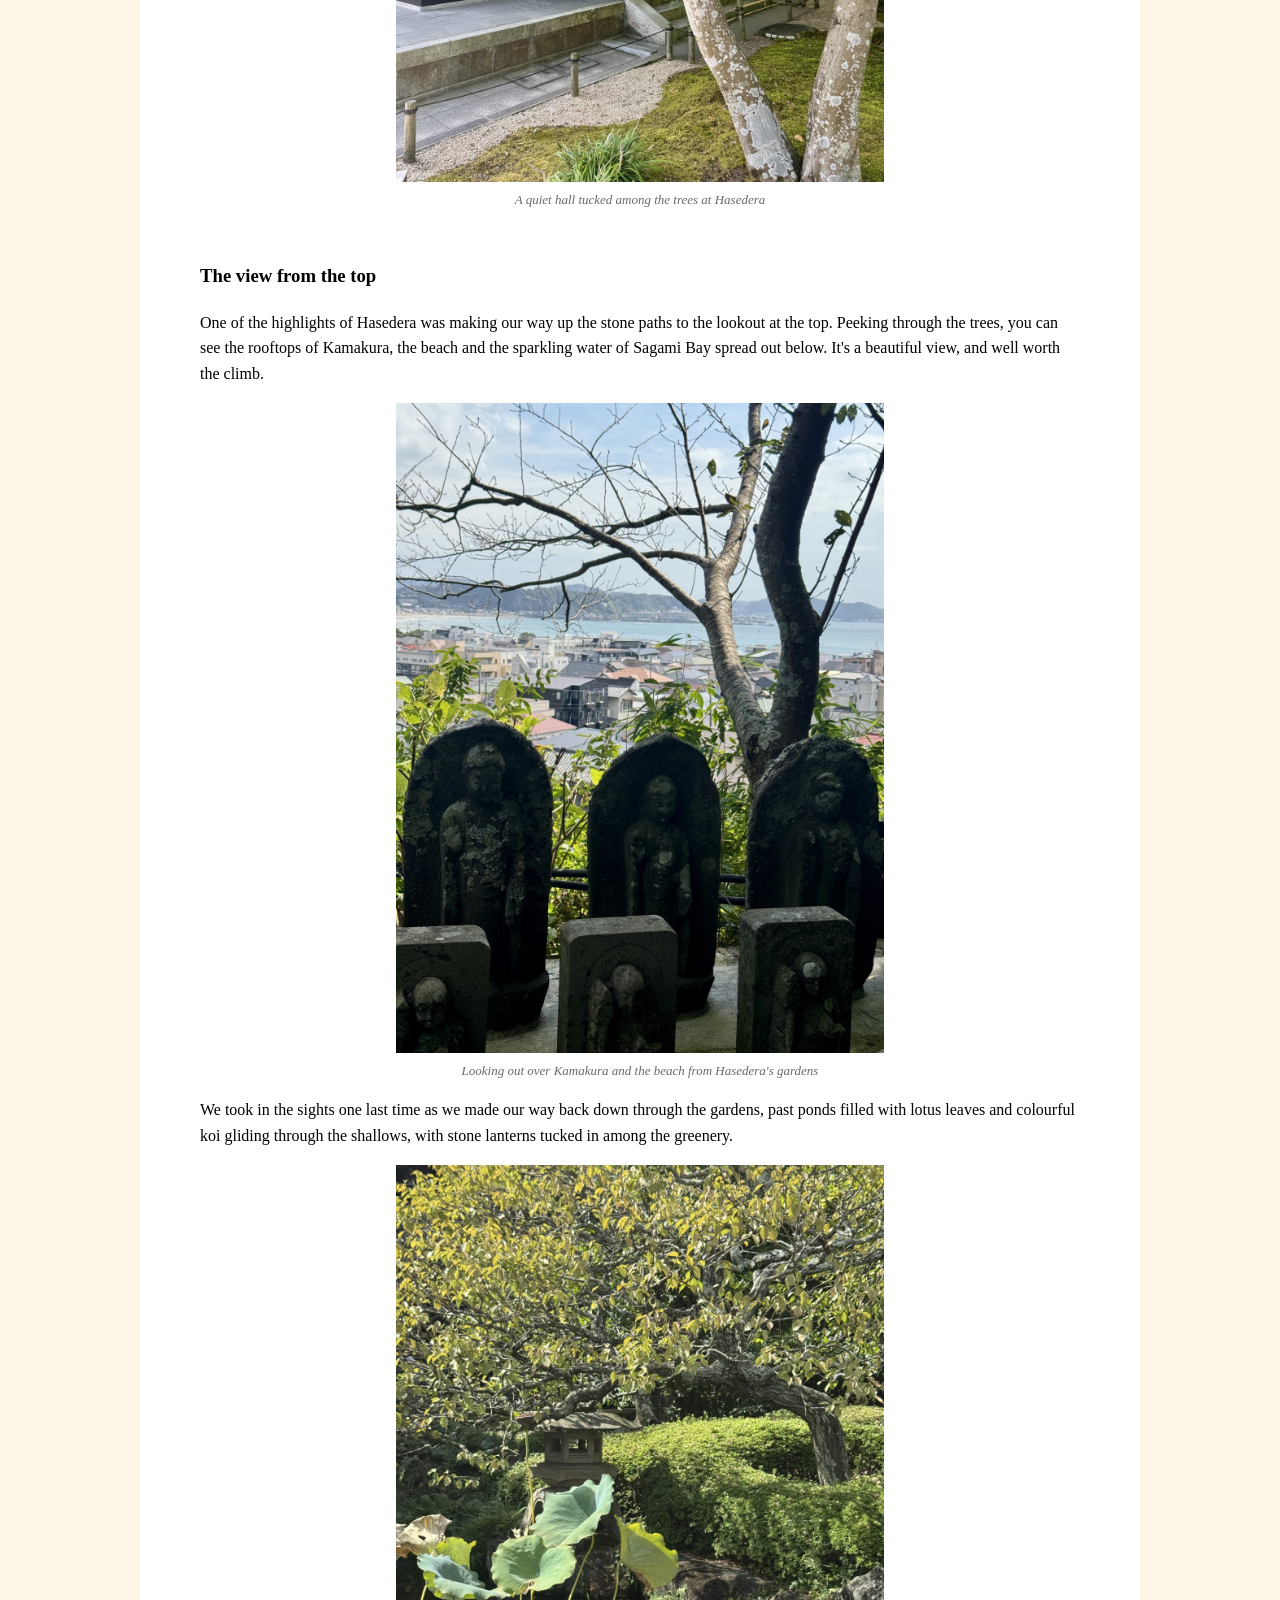
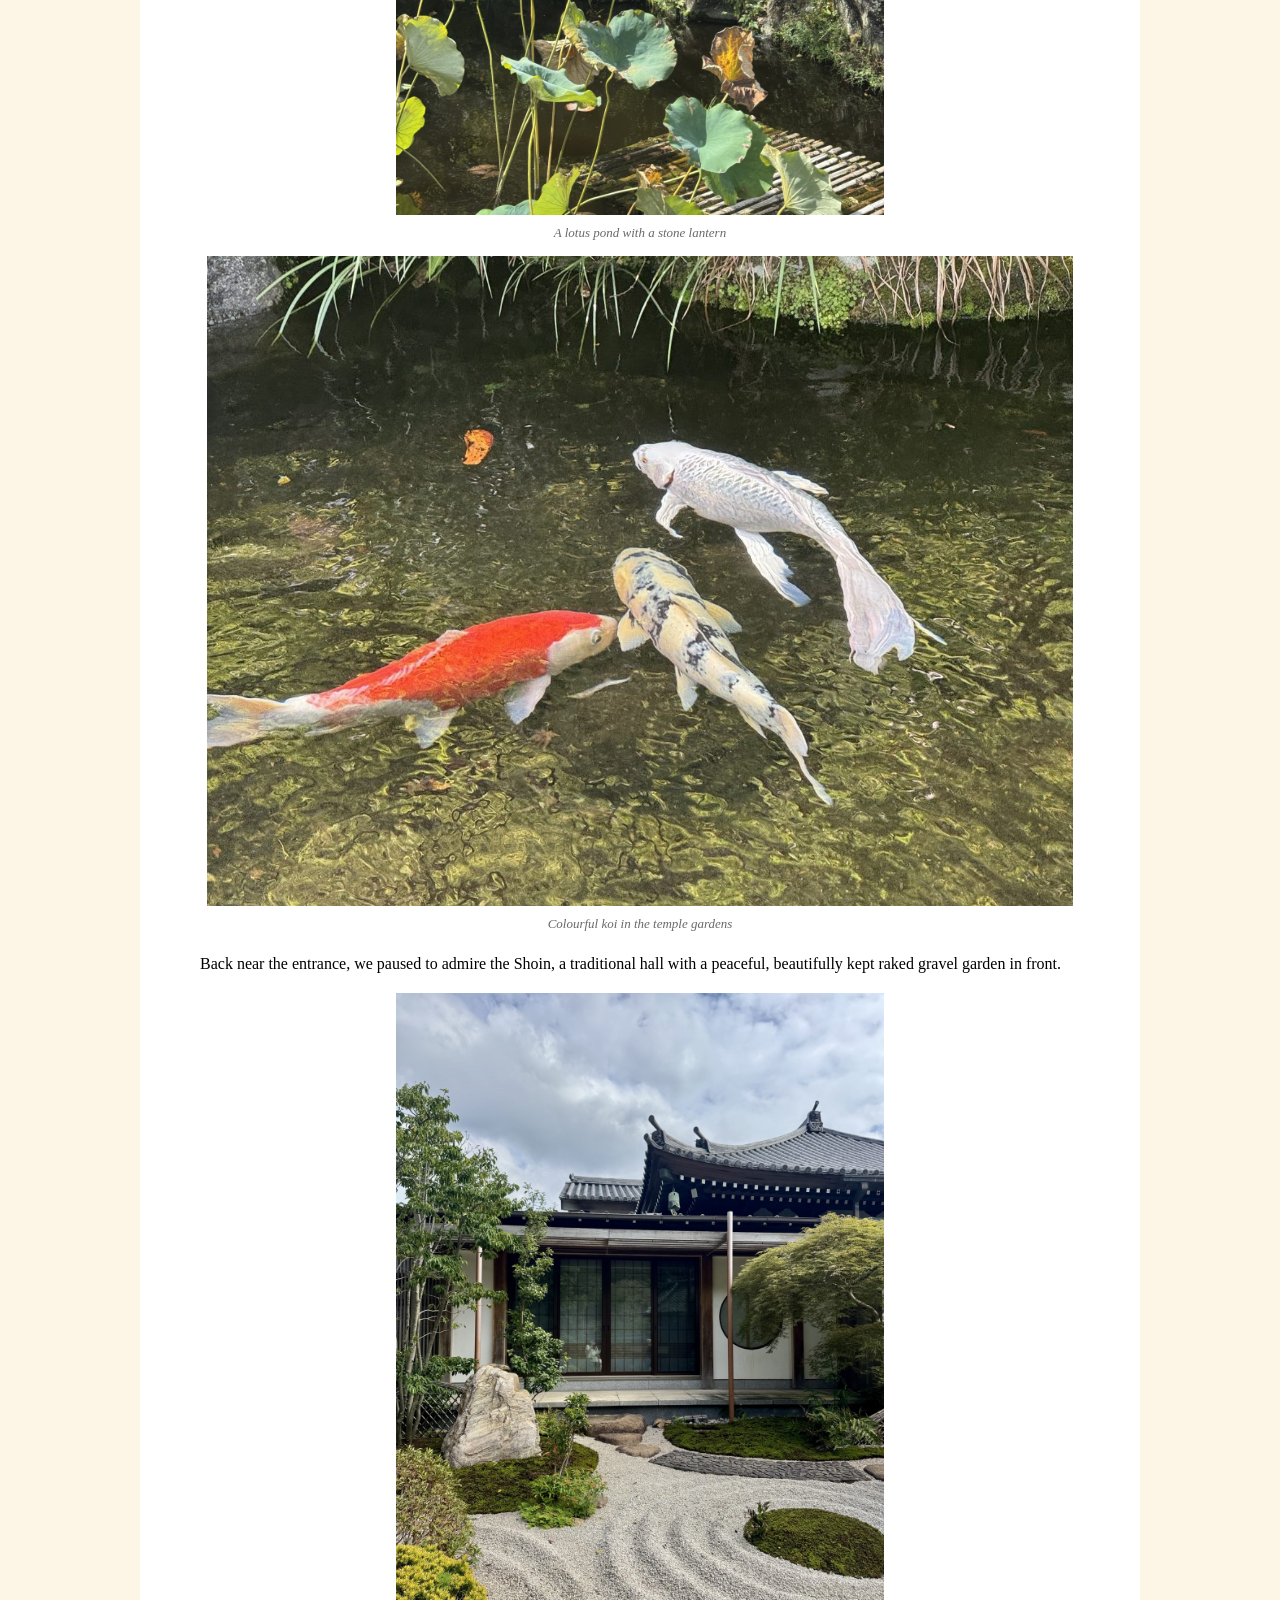
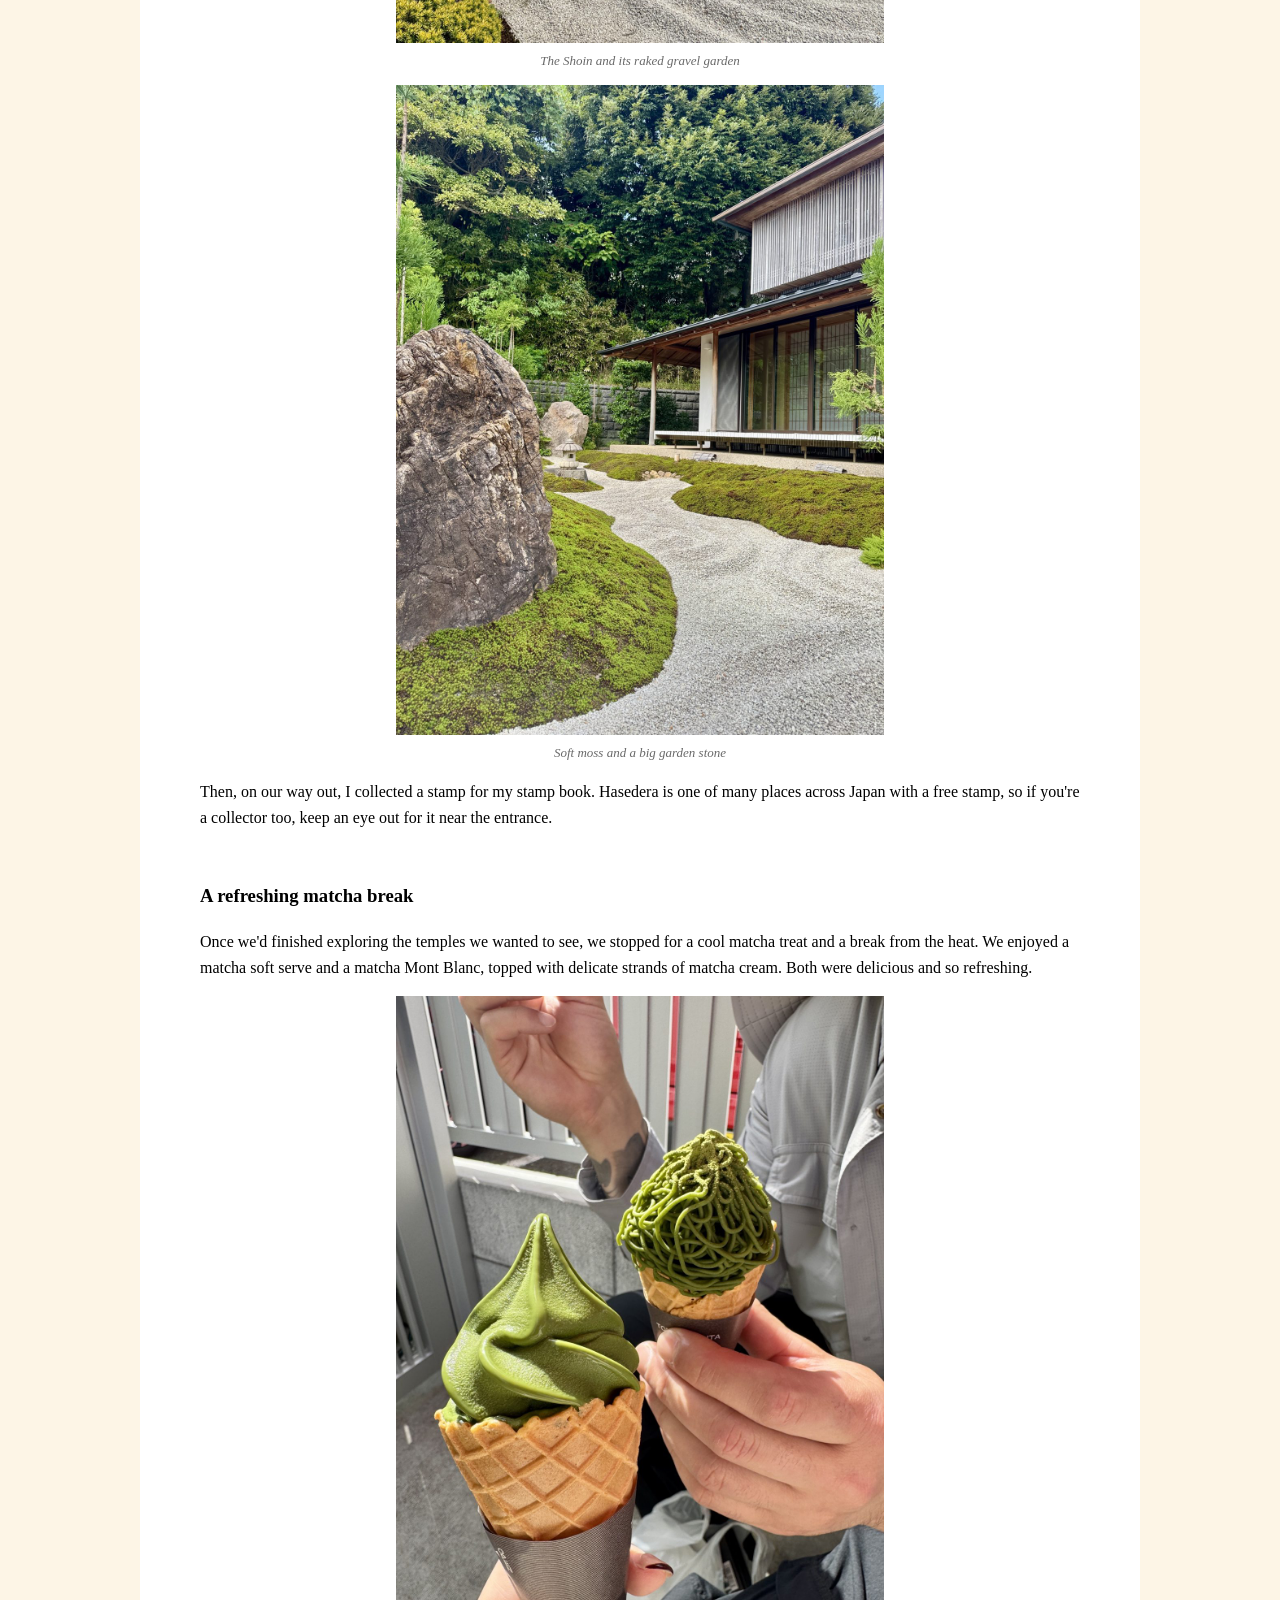
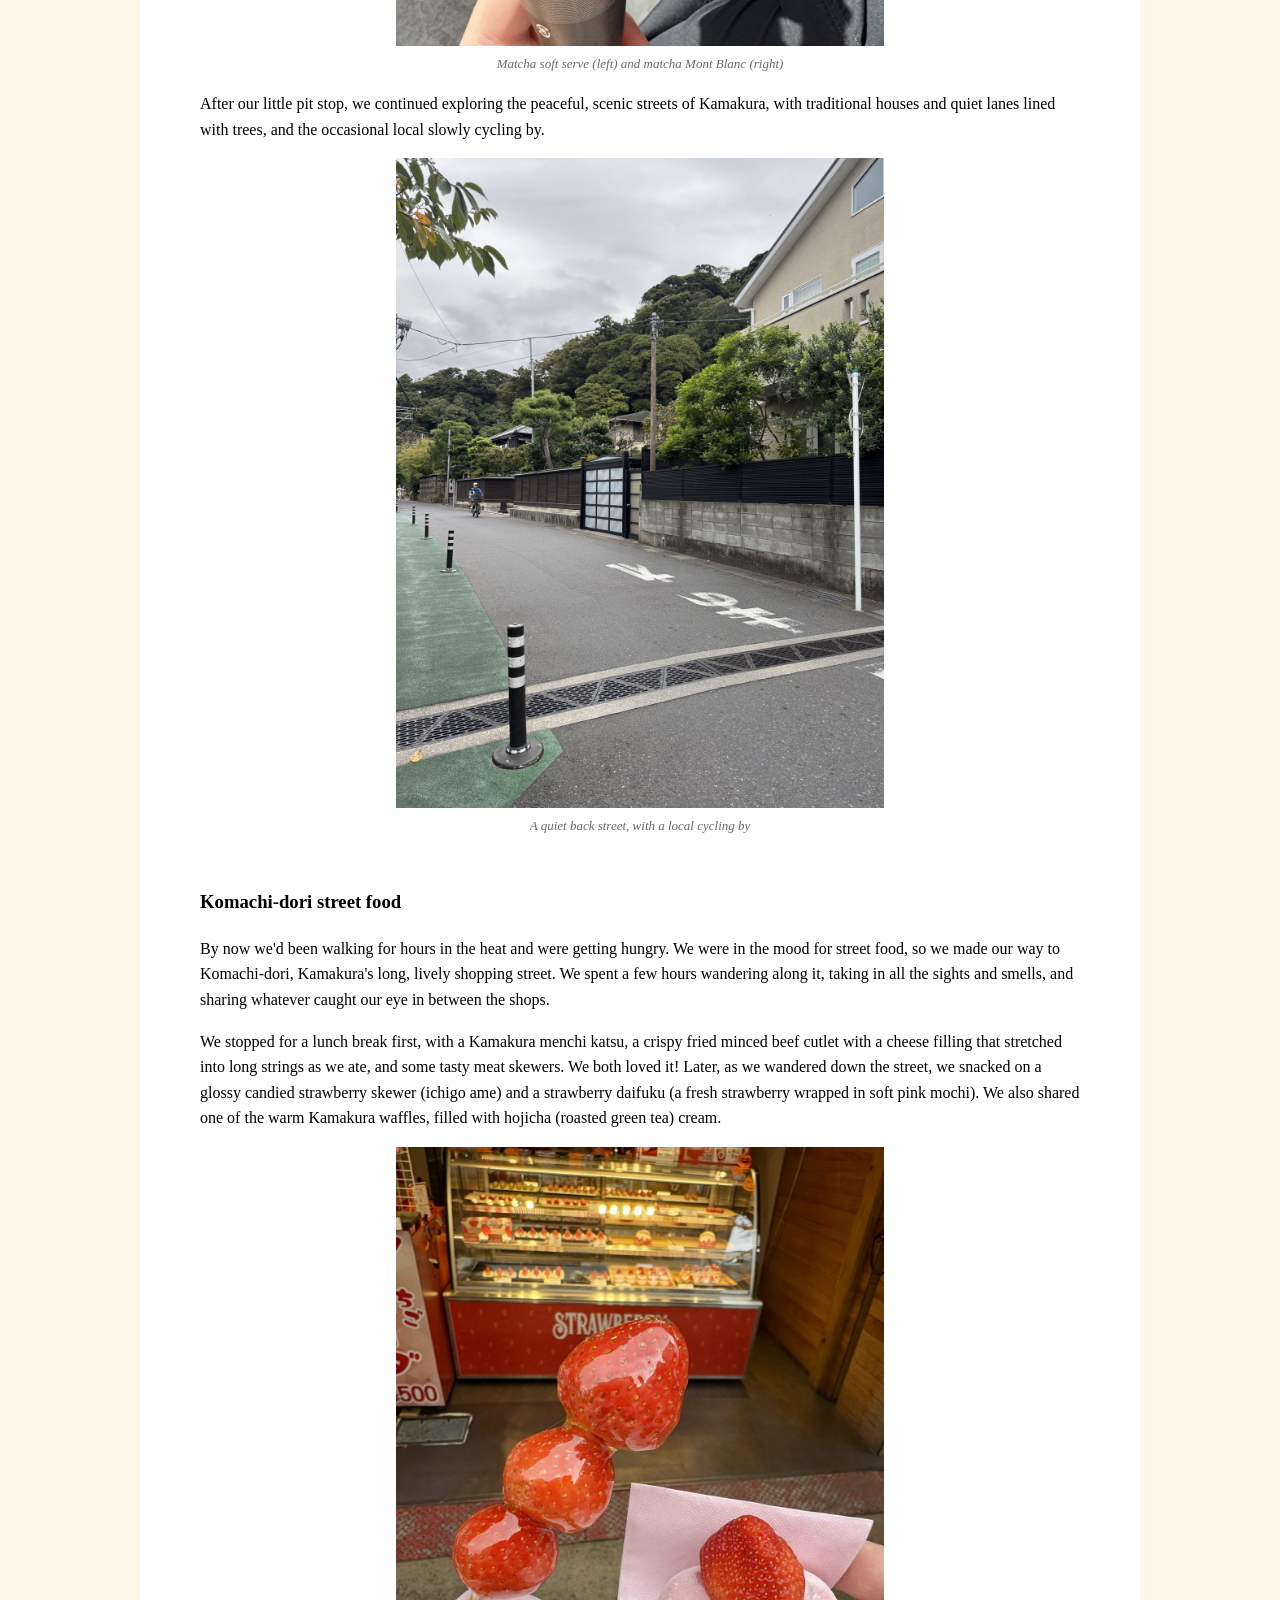
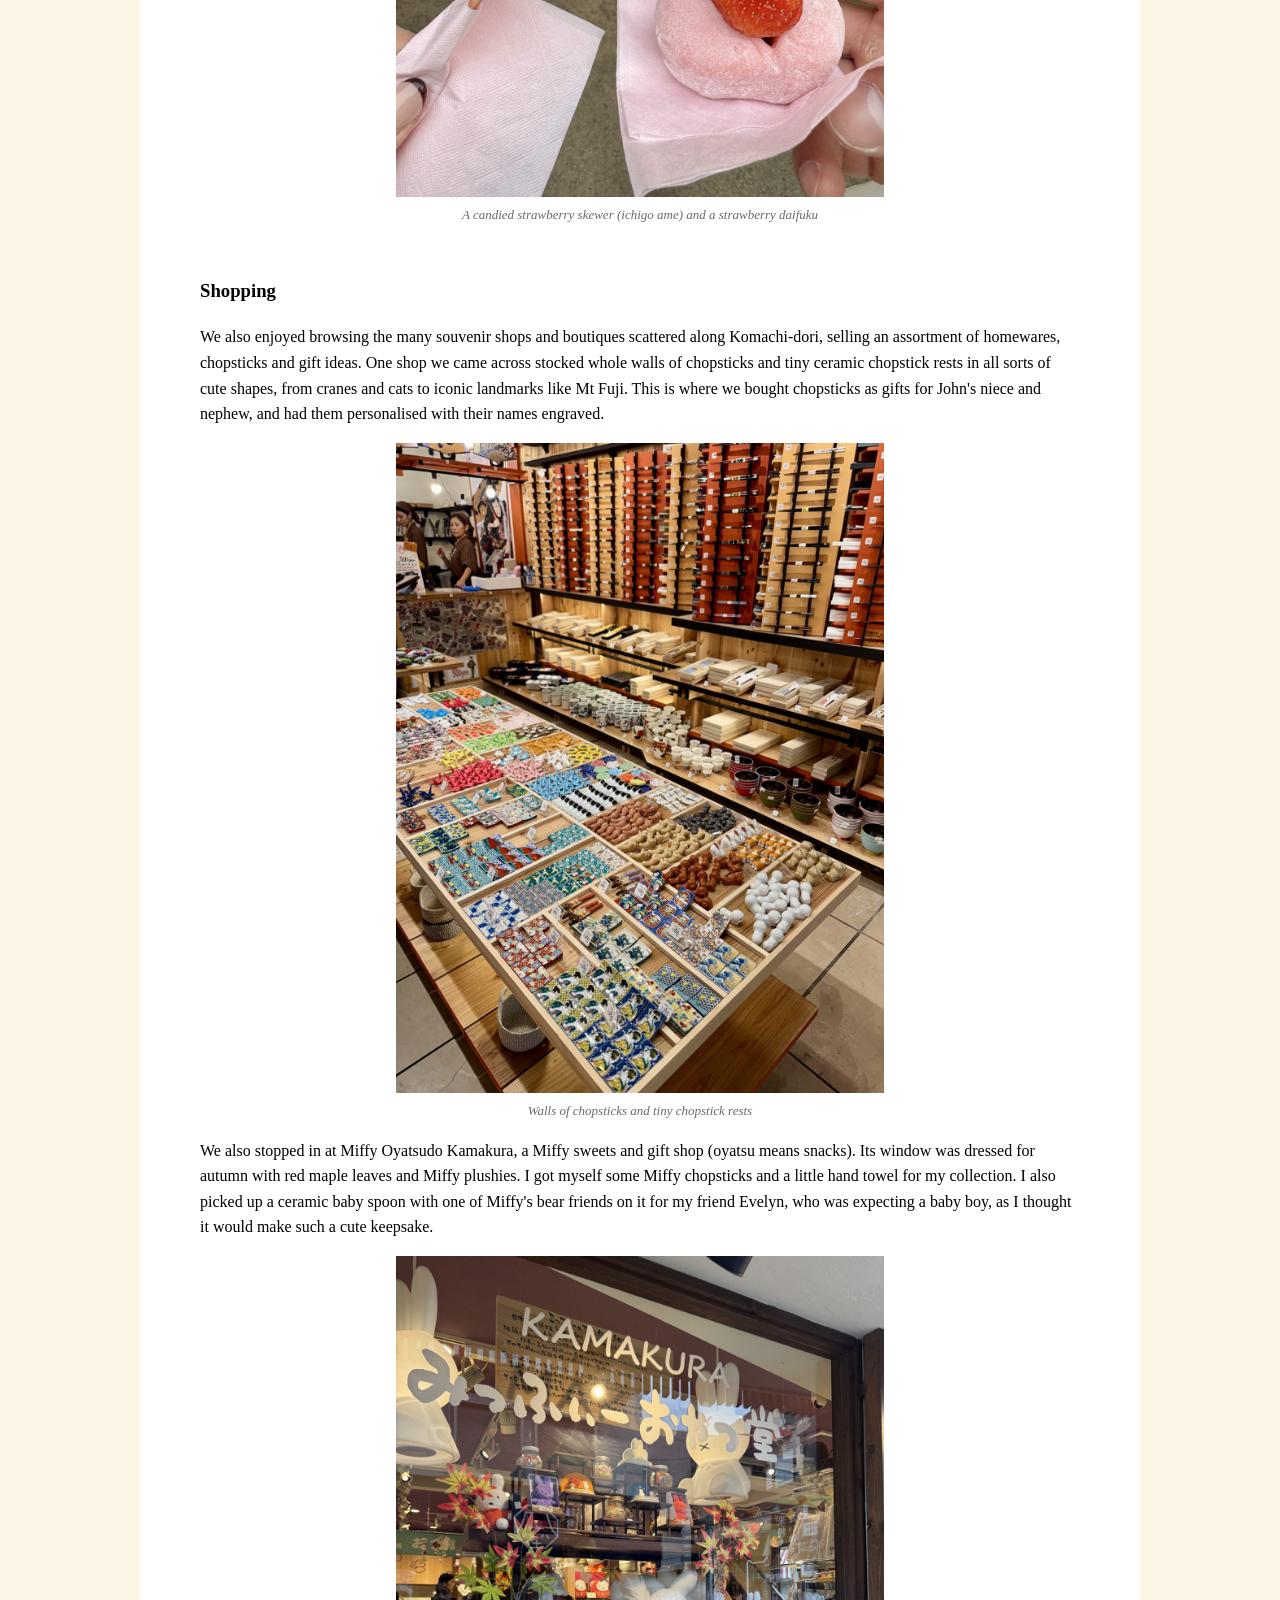
<file: posts/kamakura.html>
<!DOCTYPE html> <!-- DOCTYPE: must be the first - tells the browser this is a webpage -->
<html lang="en">
<!-- head: holds the bts info-->

<head>

    <!-- UTF-8: lets the page show all characters like accents and Japanese -->

    <meta charset="UTF-8">

    <!-- viewport: makes the page fit properly on mobiles and tablets -->

    <meta name="viewport" content="width=device-width, initial-scale=1.0">

    <!-- title: is the text shown on the browser tab -->

    <title>Kamakura: Temples, Street Food and Sea Breezes | The Postcard Diaries</title>

    <!-- link: connects the CSS file that styles the page. rel = what the file is (a stylesheet), href = where the file is -->

    <!-- ../ = go back out of the posts folder first, to find the css and images folders.
    
href="../css/style.css" gets the style file. src="../images/..." loads the pictures from the images folder -->

    <link rel="stylesheet" href="../css/style.css">
</head>
<!-- body: holds everything you see on the page -->

<body>

    <!-- header: top bar at the top of each page - with site name and menu -->

    <header>

        <h1>The Postcard Diaries</h1>

        <!-- nav: menu that links to the other pages -->

        <nav>

            <a href="../index.html">Home</a>

            <a href="../top-picks.html">Top Picks</a>

            <a href="../about.html">About</a>

        </nav>

    </header>

    <!-- Banner: full width picture, src = source, image file location, alt = description for screenreaders -->

    <img src="../images/home/banner-biei-red-torii.jpg" alt="Red torii gate in the fields of Biei, Hokkaido"
        width="100%" class="banner">

    <!-- main: the main content of this page -->

    <main class="post">

        <!-- post title and cover photo -->

        <h2>Kamakura: Temples, Street Food and Sea Breezes</h2>

        <!-- caption: a short italic note under each photo -->

        <img src="../images/kamakura/kamakura-hasedera-sagami-bay-view.jpg"
            alt="View over Kamakura and Sagami Bay from Hasedera" width="100%">

        <p class="caption">Kamakura and Sagami Bay through the trees at Hasedera</p>

        <!-- intro -->

        <p>Kamakura is a picturesque seaside town south of Tokyo, known for its Great Buddha and beautiful

            surrounding temples. With its leafy green hills and sea views, it makes the perfect day trip escape from

            the city. We arrived early for a full day of exploring: cute craft shops, the Great Buddha, Hasedera

            Temple and its gardens, matcha treats, street food along Komachi-dori.</p>

        <!-- sections: each h3 is a new part of the day, followed by its text and photos -->

        <h3>Cute shops on the way</h3>

        <p>Kamakura starts charming you the moment you step off the train. The street from Hase Station is lined with

            small boutiques selling local crafts, many with their own handmade signs and personalised touches out the

            front.</p>

        <img src="../images/kamakura/kamakura-shop-paper-lantern.jpg" alt="A paper lantern outside a little shop"
            width="100%">

        <p class="caption">A paper lantern on the street from Hase Station</p>

        <p>As we strolled down the street, woven baskets, hand-painted wooden stools and other handmade crafts

            spilled right out onto the footpath.</p>

        <img src="../images/kamakura/kamakura-craft-shop-painted-stools.jpg"
            alt="Painted stools and baskets outside a craft shop" width="100%">

        <p class="caption">Hand-painted stools and woven baskets outside a craft shop</p>

        <h3>The Great Buddha (Kotoku-in)</h3>

        <p>Our first stop was the Great Buddha (Daibutsu) at Kotoku-in Temple. This giant bronze statue of Amida

            Buddha stands over 11 metres tall and dates back to the 1250s. It once sat inside a huge wooden hall, but

            storms and a tsunami destroyed the building centuries ago, so it has sat out in the open ever since. Photos

            really don't do its size justice.</p>

        <img src="../images/kamakura/kamakura-great-buddha-kotoku-in.jpg" alt="The Great Buddha of Kamakura"
            width="100%">

        <p class="caption">The Great Buddha at Kotoku-in</p>

        <h3>Hasedera Temple</h3>

        <p>Next we walked over to Hasedera, which you can't miss thanks to the giant red lantern at its gate. The

            grounds are massive, spread across a hillside, with stairs and winding paths leading you up past shrines,

            halls and gardens. You could honestly spend hours here, and we did! There's so much to explore, and you can

            go at your own pace.</p>

        <img src="../images/kamakura/kamakura-hasedera-gate-red-lantern.jpg"
            alt="Hasedera's gate and its giant red lantern" width="100%">

        <p class="caption">Hasedera's gate and its giant red lantern</p>

        <h3>Rows of tiny Jizo</h3>

        <p>One of the most moving parts of Hasedera is the rows and rows of tiny stone Jizo statues. Jizo is a

            Buddhist figure who watches over children (and travellers too). Parents place these little statues here to

            remember and pray for children they have lost, often babies lost before birth. Walking past

            hundreds of these small stone figures, each one representing the love and care for someone lost, was
            something we'll

            never forget.</p>

        <img src="../images/kamakura/kamakura-hasedera-jizo-statues.jpg" alt="Rows of tiny stone Jizo statues"
            width="100%">

        <p class="caption">Rows of tiny stone Jizo</p>

        <p>In front of one of the bigger Jizo there's a little basin of water with a long bamboo ladle. Visitors scoop

            up the water and gently pour it over the statue as an offering. It's a quiet, beautiful ritual to watch.</p>

        <img src="../images/kamakura/kamakura-hasedera-jizo-water-ladle.jpg" alt="A Jizo statue with its water ladle"
            width="100%">

        <p class="caption">A Jizo statue with its bamboo water ladle</p>

        <h3>Wishes and fortunes</h3>

        <p>In front of one of the halls, visitors write their wishes on colourful cards and hang them up. They're

            written in so many different languages, from visitors all around the world. We wrote our own wish and tied

            it up with the others. We also drew our fortunes (omikuji). If you get a bad one, you tie it up at the

            temple and leave the bad luck behind, which is exactly what we did!</p>

        <img src="../images/kamakura/kamakura-hasedera-wish-cards.jpg"
            alt="Colourful wish cards hung up in front of the hall" width="100%">

        <p class="caption">Wish cards hung up in front of the hall</p>

        <p>There are spots for prayer and offerings all through the grounds. The main hall is home to a towering gilded

            statue of Kannon, the goddess of mercy, and the Amida Hall holds a beautiful golden seated Buddha.</p>

        <img src="../images/kamakura/kamakura-hasedera-hall-among-trees.jpg" alt="A quiet hall tucked among the trees"
            width="100%">

        <p class="caption">A quiet hall tucked among the trees at Hasedera</p>

        <h3>The view from the top</h3>

        <p>One of the highlights of Hasedera was making our way up the stone paths to the lookout at the top. Peeking

            through the trees, you can see the rooftops of Kamakura, the beach and the sparkling water of Sagami Bay

            spread out below. It's a beautiful view, and well worth the climb.</p>

        <img src="../images/kamakura/kamakura-hasedera-jizo-sea-view.jpg"
            alt="Stone Jizo looking out over Kamakura and the sea" width="100%">

        <p class="caption">Looking out over Kamakura and the beach from Hasedera's gardens</p>

        <p>We took in the sights one last time as we made our way back down through the gardens, past ponds filled

            with lotus leaves and colourful koi gliding through the shallows, with stone lanterns tucked in among the

            greenery.</p>

        <img src="../images/kamakura/kamakura-hasedera-lotus-pond-lantern.jpg" alt="A lotus pond with a stone lantern"
            width="100%">

        <p class="caption">A lotus pond with a stone lantern</p>

        <img src="../images/kamakura/kamakura-hasedera-koi-pond-wide.jpg" alt="Koi gliding through the shallows"
            width="100%">

        <p class="caption">Colourful koi in the temple gardens</p>

        <p>Back near the entrance, we paused to admire the Shoin, a traditional hall with a peaceful, beautifully

            kept raked gravel garden in front.</p>

        <img src="../images/kamakura/kamakura-japanese-house-gravel-garden.jpg"
            alt="A traditional house and its raked gravel garden" width="100%">

        <p class="caption">The Shoin and its raked gravel garden</p>

        <img src="../images/kamakura/kamakura-moss-garden-stone.jpg" alt="Soft moss and a big garden stone"
            width="100%">

        <p class="caption">Soft moss and a big garden stone</p>

        <p>Then, on our way out, I collected a stamp for my stamp book. Hasedera is one of many places across Japan

            with a free stamp, so if you're a collector too, keep an eye out for it near the entrance.</p>

        <h3>A refreshing matcha break</h3>

        <p>Once we'd finished exploring the temples we wanted to see, we stopped for a cool matcha treat and a break

            from the heat. We enjoyed a matcha soft serve and a matcha Mont Blanc, topped with delicate strands of

            matcha cream. Both were delicious and so refreshing.</p>

        <img src="../images/kamakura/kamakura-matcha-soft-serve.jpg"
            alt="Matcha soft serve and matcha Mont Blanc in waffle cones" width="100%">

        <p class="caption">Matcha soft serve (left) and matcha Mont Blanc (right)</p>

        <p>After our little pit stop, we continued exploring the peaceful, scenic streets of Kamakura, with traditional
            houses

            and quiet lanes lined with trees, and the occasional local slowly cycling by.</p>

        <img src="../images/kamakura/kamakura-quiet-lane-cyclist.jpg" alt="A quiet lane with a local cycling past"
            width="100%">

        <p class="caption">A quiet back street, with a local cycling by</p>

        <h3>Komachi-dori street food</h3>

        <p>By now we'd been walking for hours in the heat and were getting hungry. We were in the mood for street food,

            so we made our way to Komachi-dori, Kamakura's long, lively shopping street. We spent a few hours wandering

            along it, taking in all the sights and smells, and sharing whatever caught our eye in between the shops.</p>

        <p>We stopped for a lunch break first, with a Kamakura menchi katsu, a crispy fried minced beef cutlet with a

            cheese filling that stretched into long strings as we ate, and some tasty meat skewers. We both loved it!

            Later, as we wandered down the street, we snacked on a glossy candied strawberry skewer (ichigo ame) and a

            strawberry daifuku (a fresh strawberry wrapped in soft pink mochi). We also shared one of the warm Kamakura

            waffles, filled with hojicha (roasted green tea) cream.</p>

        <img src="../images/kamakura/kamakura-komachi-dori-candied-strawberries.jpg"
            alt="Candied strawberries and strawberry mochi on Komachi-dori" width="100%">

        <p class="caption">A candied strawberry skewer (ichigo ame) and a strawberry daifuku</p>

        <h3>Shopping</h3>

        <p>We also enjoyed browsing the many souvenir shops and boutiques scattered along Komachi-dori, selling an

            assortment of homewares, chopsticks and gift ideas. One shop we came across stocked whole walls of

            chopsticks and tiny ceramic chopstick rests in all sorts of cute shapes, from cranes and

            cats to iconic landmarks like Mt Fuji. This is where we bought

            chopsticks as gifts for John's niece and nephew, and had them personalised with their names engraved.</p>

        <img src="../images/kamakura/kamakura-komachi-dori-chopstick-shop.jpg"
            alt="Walls of chopsticks and tiny chopstick rests" width="100%">

        <p class="caption">Walls of chopsticks and tiny chopstick rests</p>

        <p>We also stopped in at Miffy Oyatsudo Kamakura, a Miffy sweets and gift shop (oyatsu means snacks). Its

            window was dressed for autumn with red maple leaves and Miffy plushies. I got myself some Miffy chopsticks

            and a little hand towel for my collection. I also picked up a ceramic baby spoon with one of Miffy's bear

            friends on it for my friend Evelyn, who was expecting a baby boy, as I thought it would make such a cute
            keepsake.</p>

        <img src="../images/kamakura/kamakura-miffy-oyatsudo-window.jpg" alt="Miffy Oyatsudo's autumn shop window"
            width="100%">

        <p class="caption">Miffy Oyatsudo's autumn window</p>

        <h3>Heading back</h3>

        <p>Later in the afternoon, we went in search of the famous photo spot where the little Enoden train runs past

            with the sea behind it. We hopped between a few stops, but never quite found it!</p>

        <p>By the time we made it back to Kamakura Station, it was dark, our legs were tired and we'd walked over 30,000
            steps. While waiting for our train, we browsed a little boutique near the station selling a variety of
            things, including some pre-loved designer pieces, and that's where I found a beautiful butter yellow Celine
            purse, which I couldn't resist bringing home with me! We also shared some warm, tasty little panda-shaped
            cakes (ningyo-yaki) from a nearby stall to tide us over before dinner, then caught the train back to our
            hotel. This was definitely one of the fullest and most memorable days of our whole trip.</p>

        <h3>My verdict</h3>

        <p>Kamakura is so much more than its famous Great Buddha. Arrive early, wear your comfiest shoes and give
            yourself the whole day to take it all in, from peaceful temples and gardens to tasty street food and
            charming little shops.</p>

        <!-- comment form: lets readers leave a comment. It doesn't save anywhere yet -->

        <h3>Leave a comment</h3>

        <form>

            <label for="name">Name:</label><br>

            <input type="text" id="name" required><br><br>

            <label for="comment">Comment:</label><br>

            <textarea id="comment" rows="4" placeholder="Write a comment..." required></textarea><br><br>

            <button type="submit">Post comment</button>

        </form>

    </main>

    <!-- footer: the bottom bar with copyright info -->

    <footer>

        <p>&copy; 2026 The Postcard Diaries</p>

    </footer>
</body>
</html>
</file>
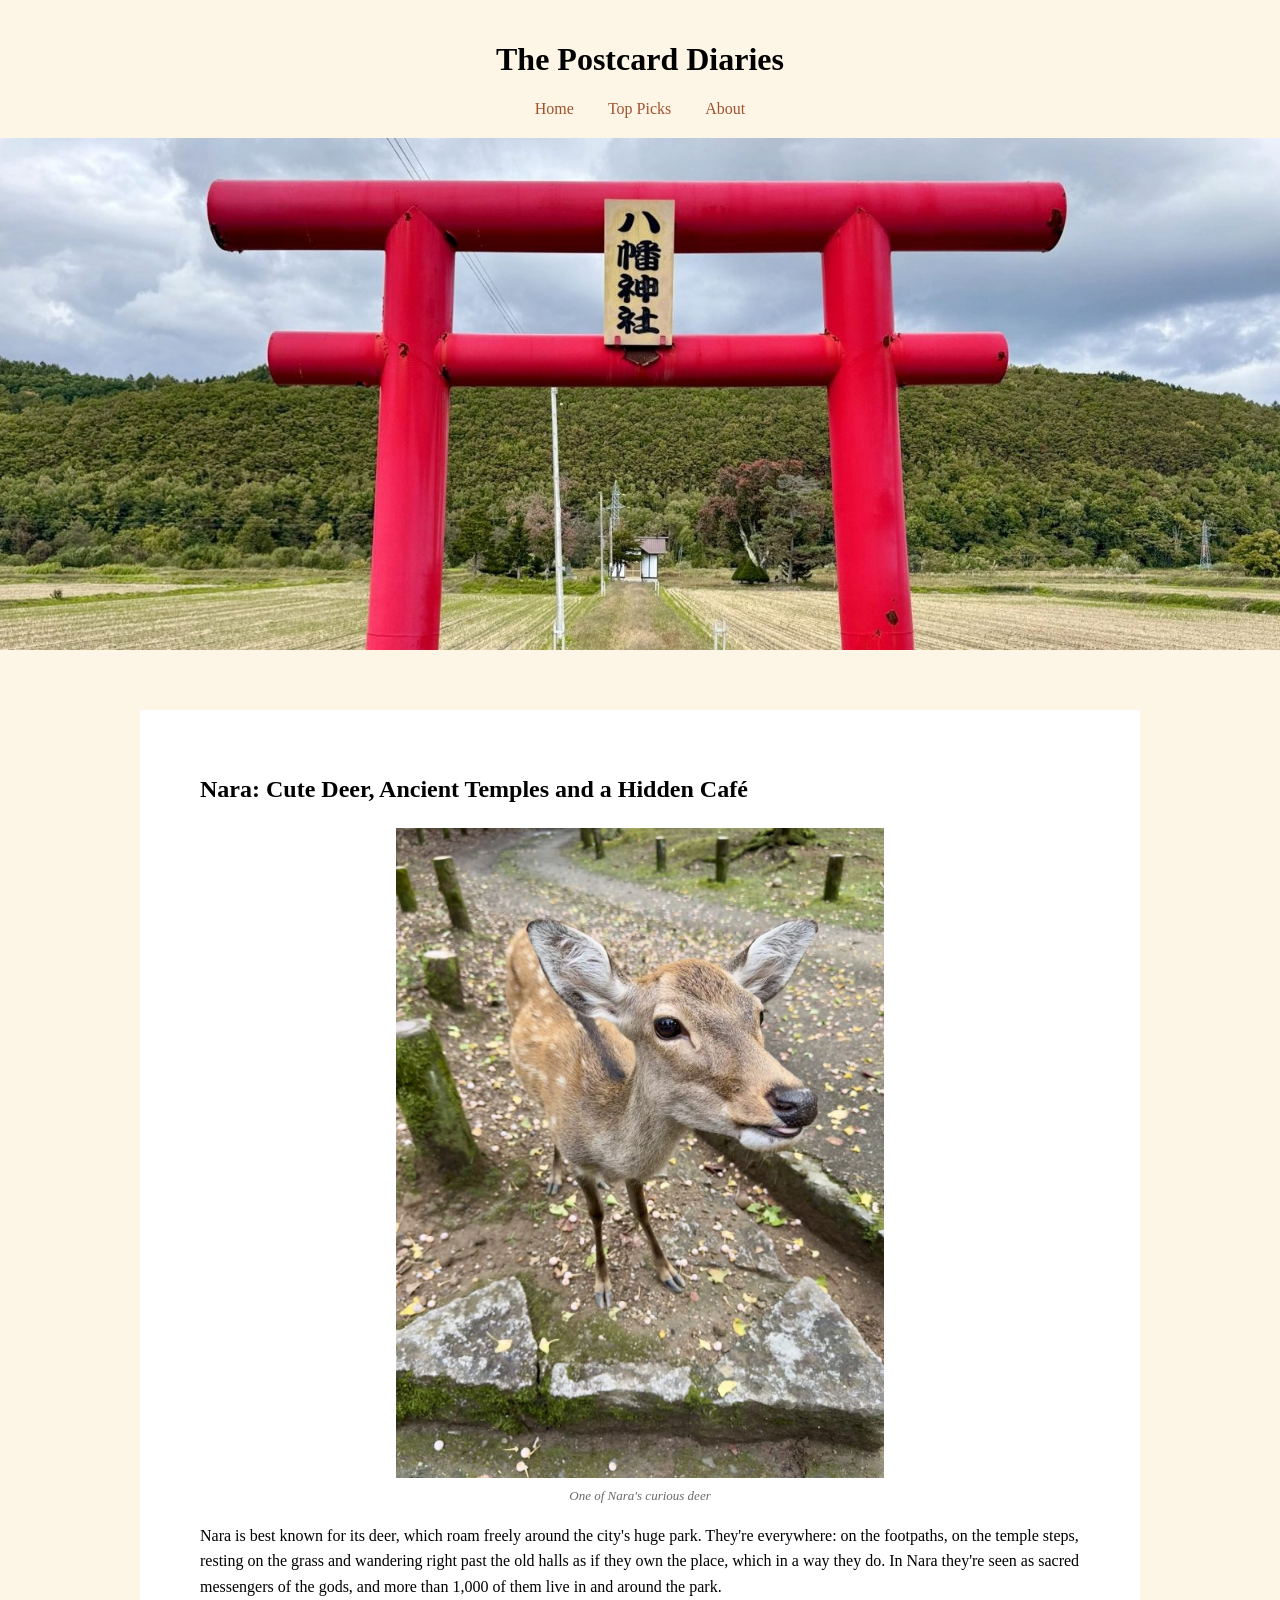
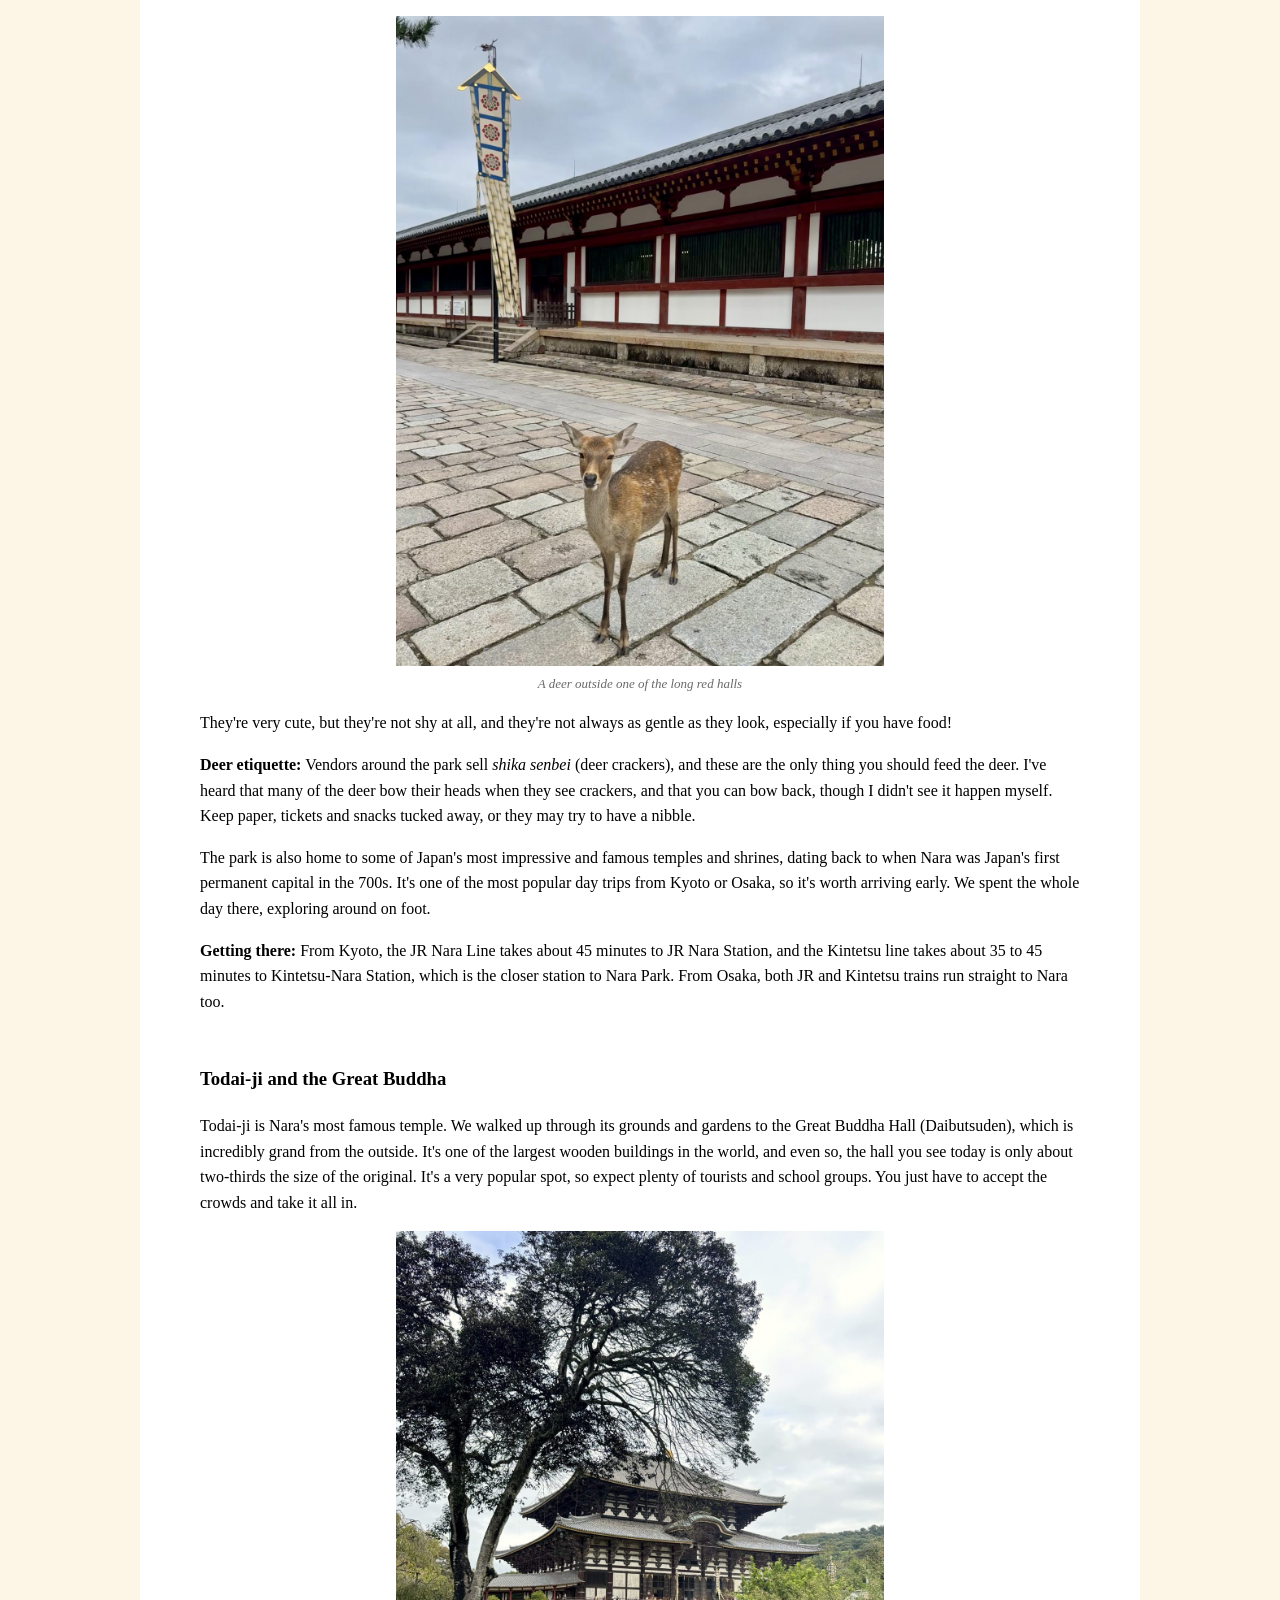
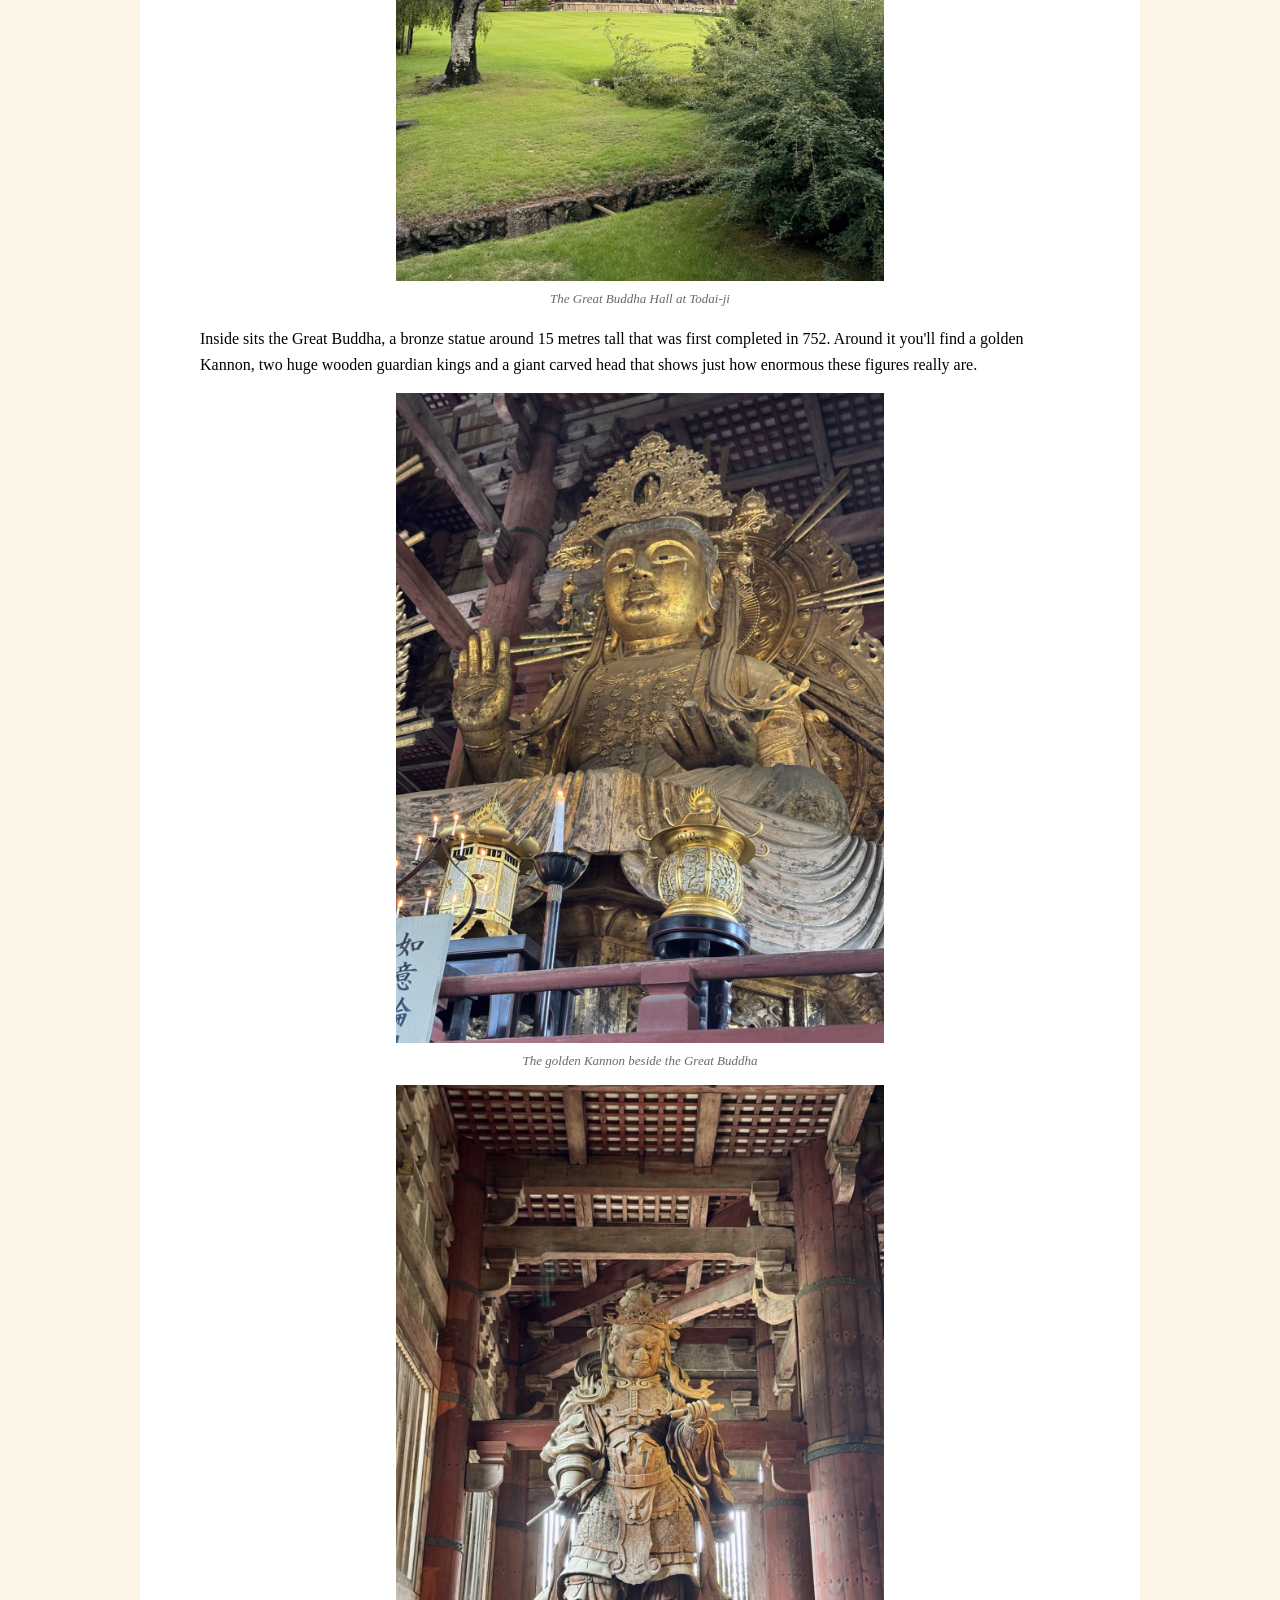
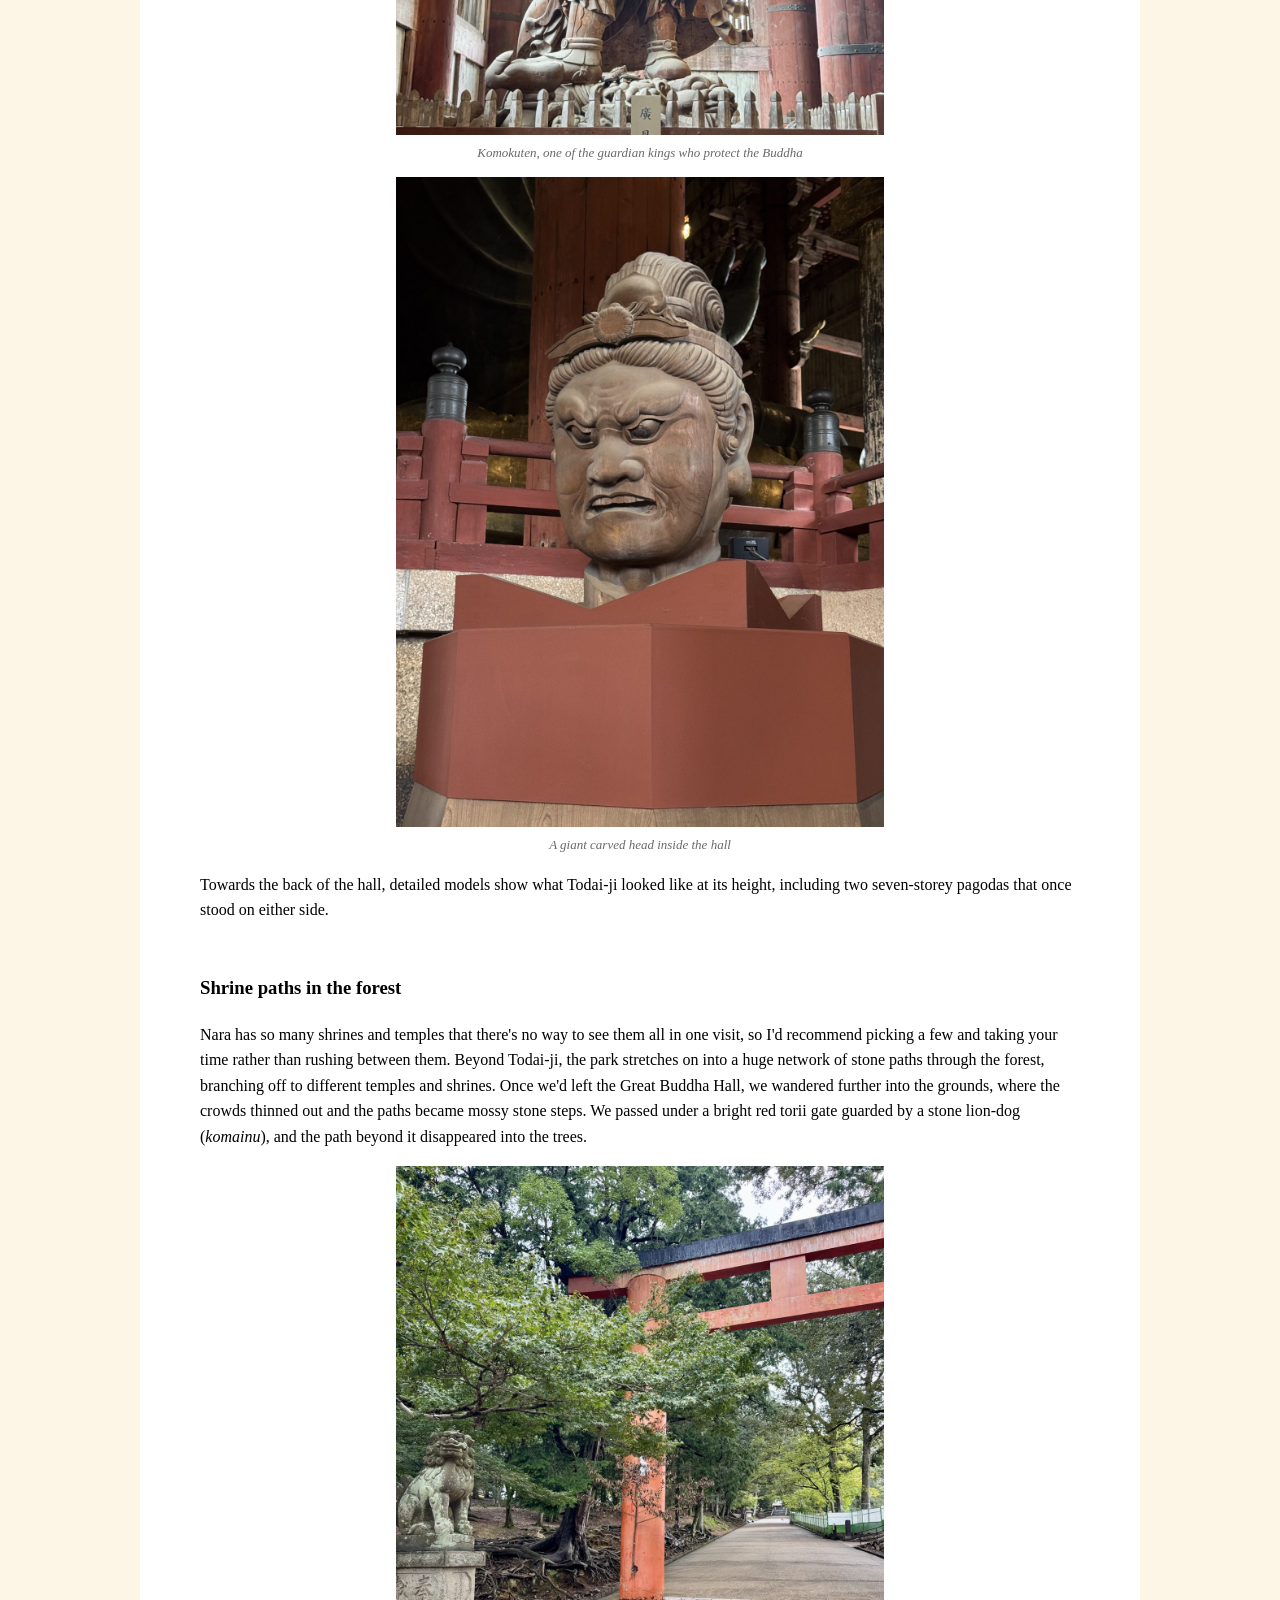
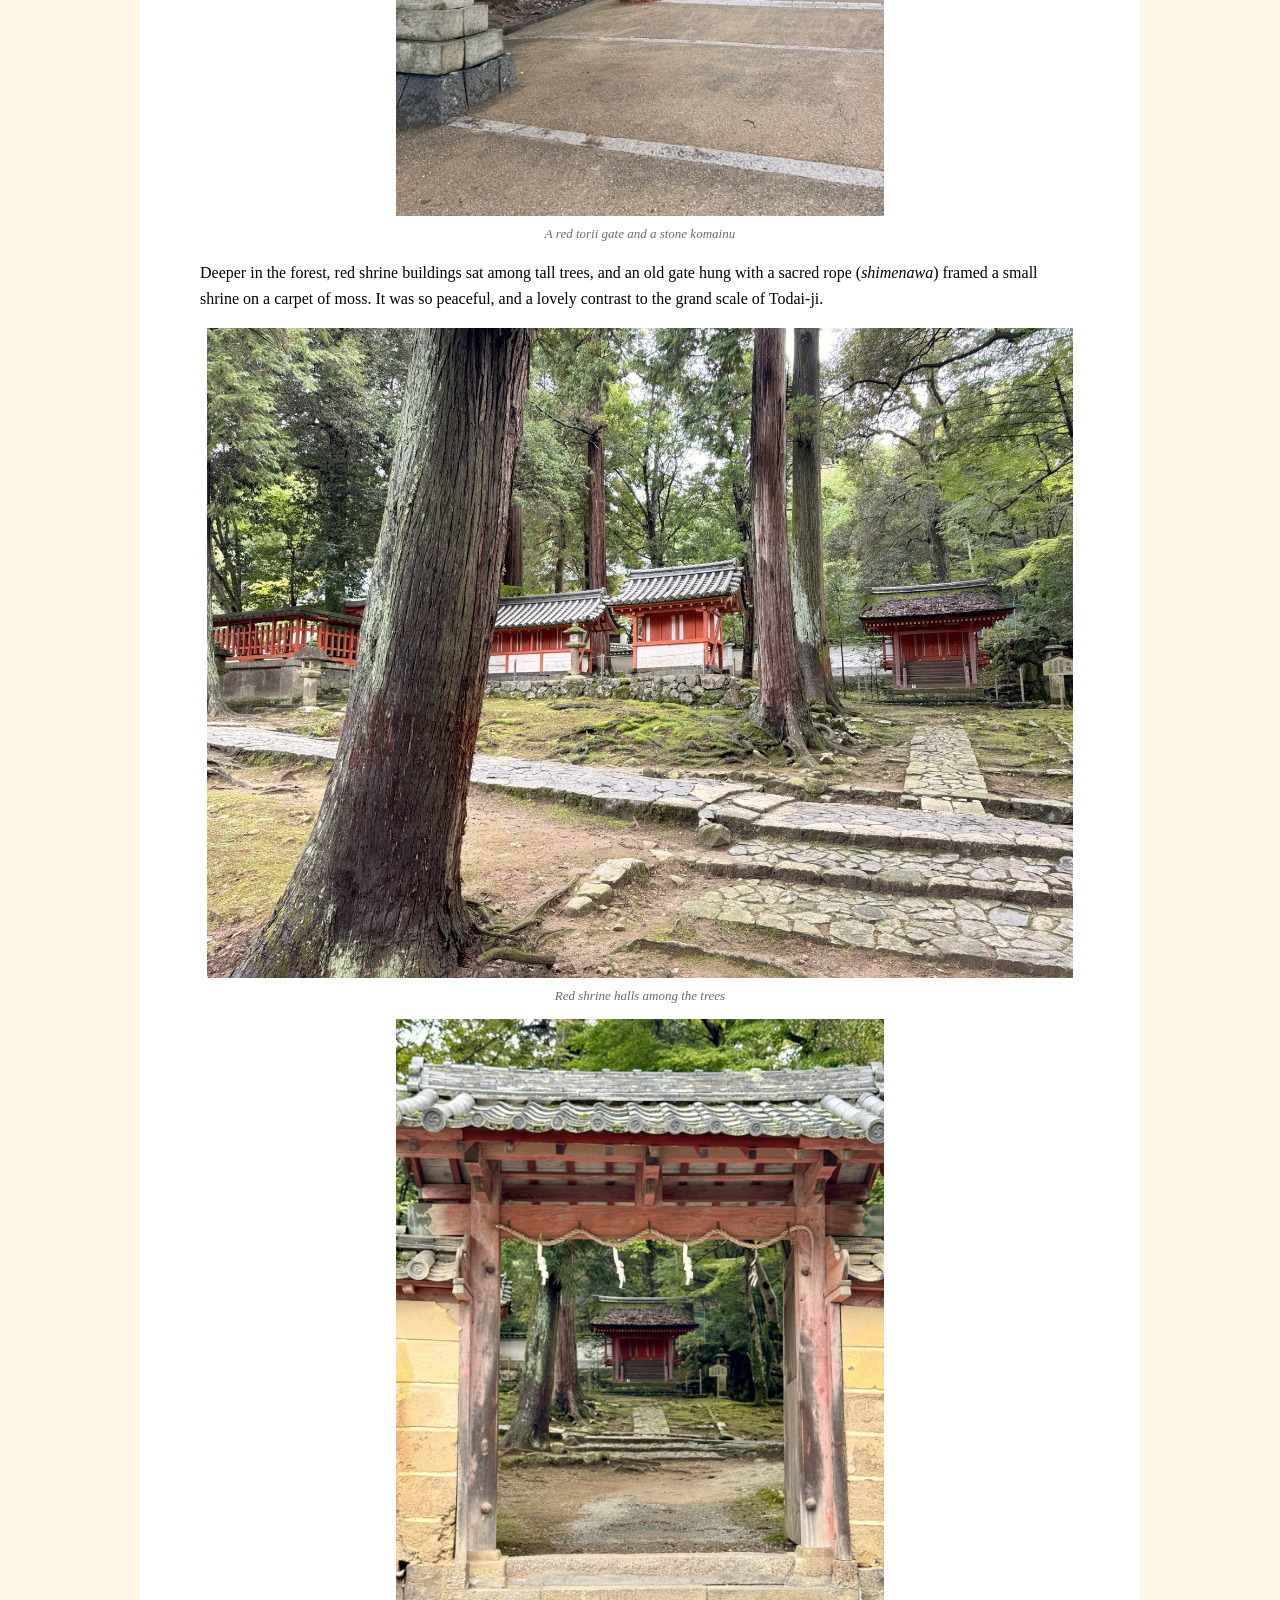
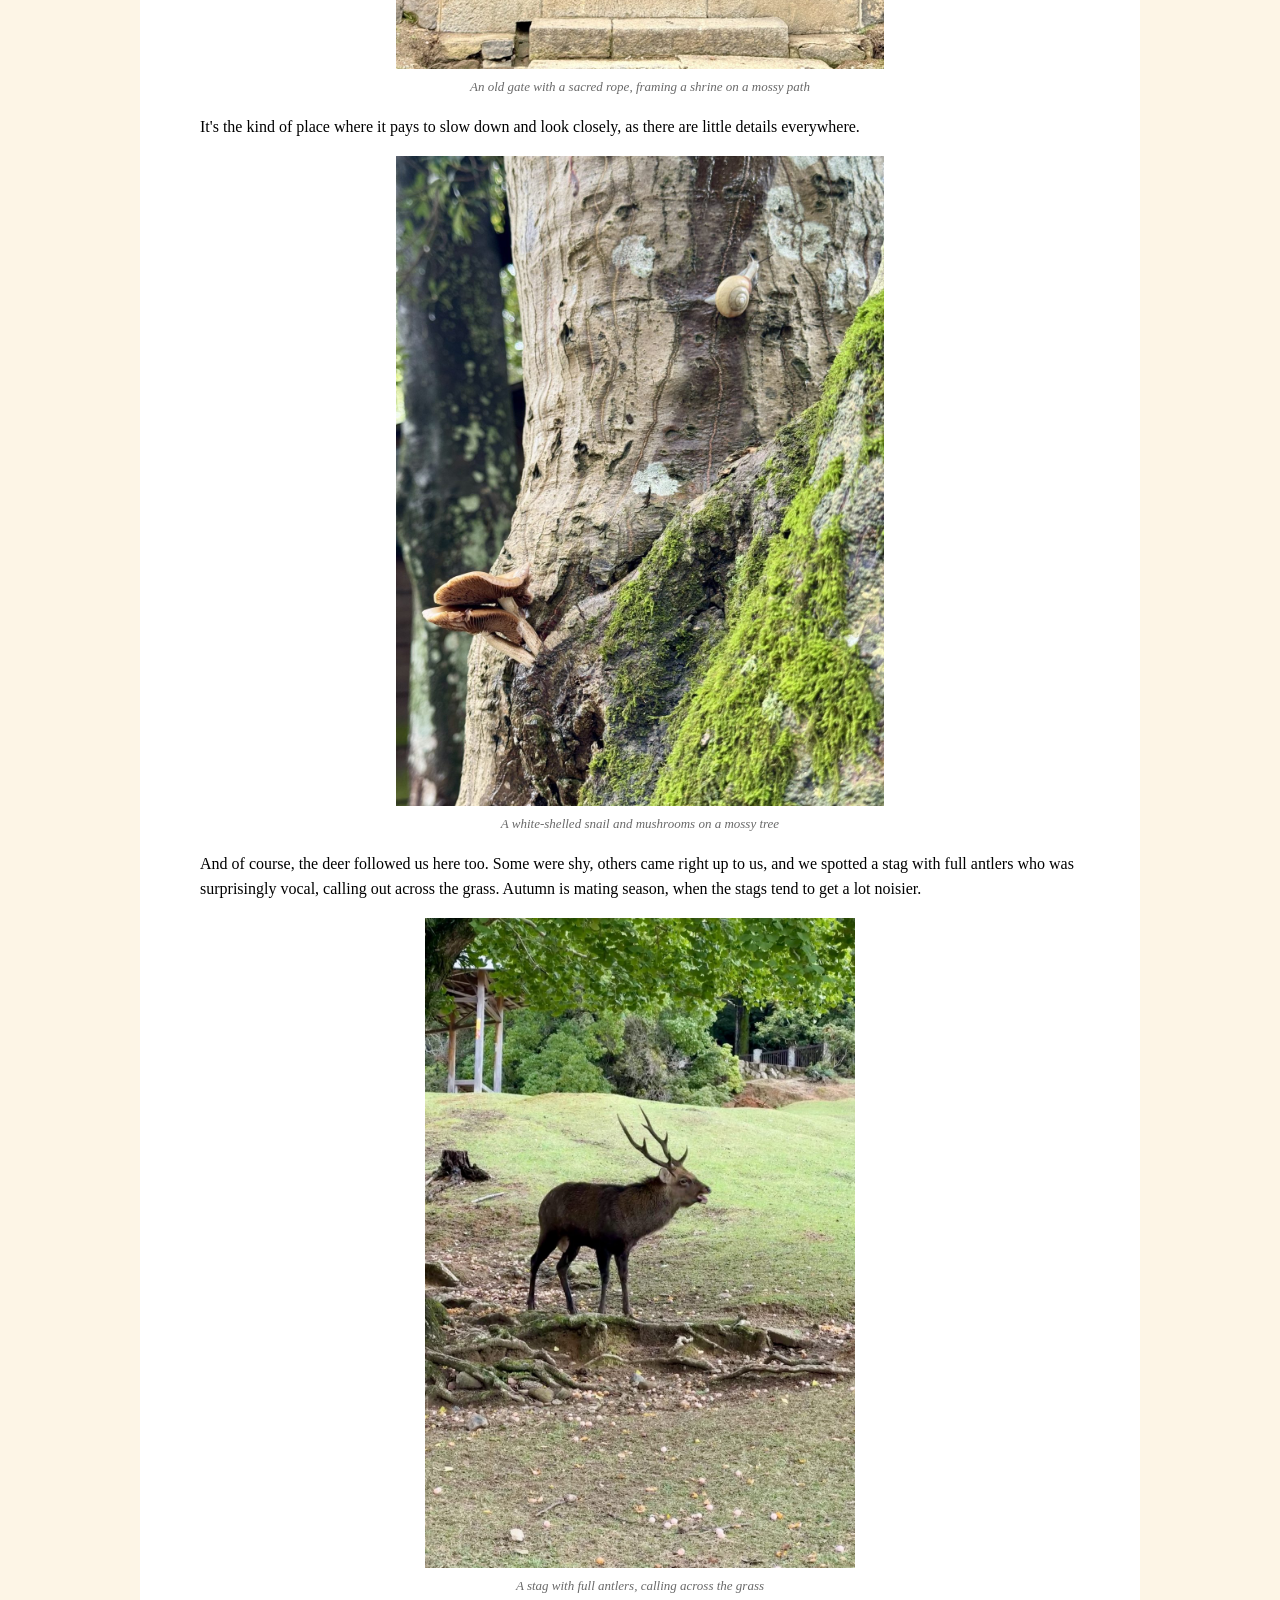
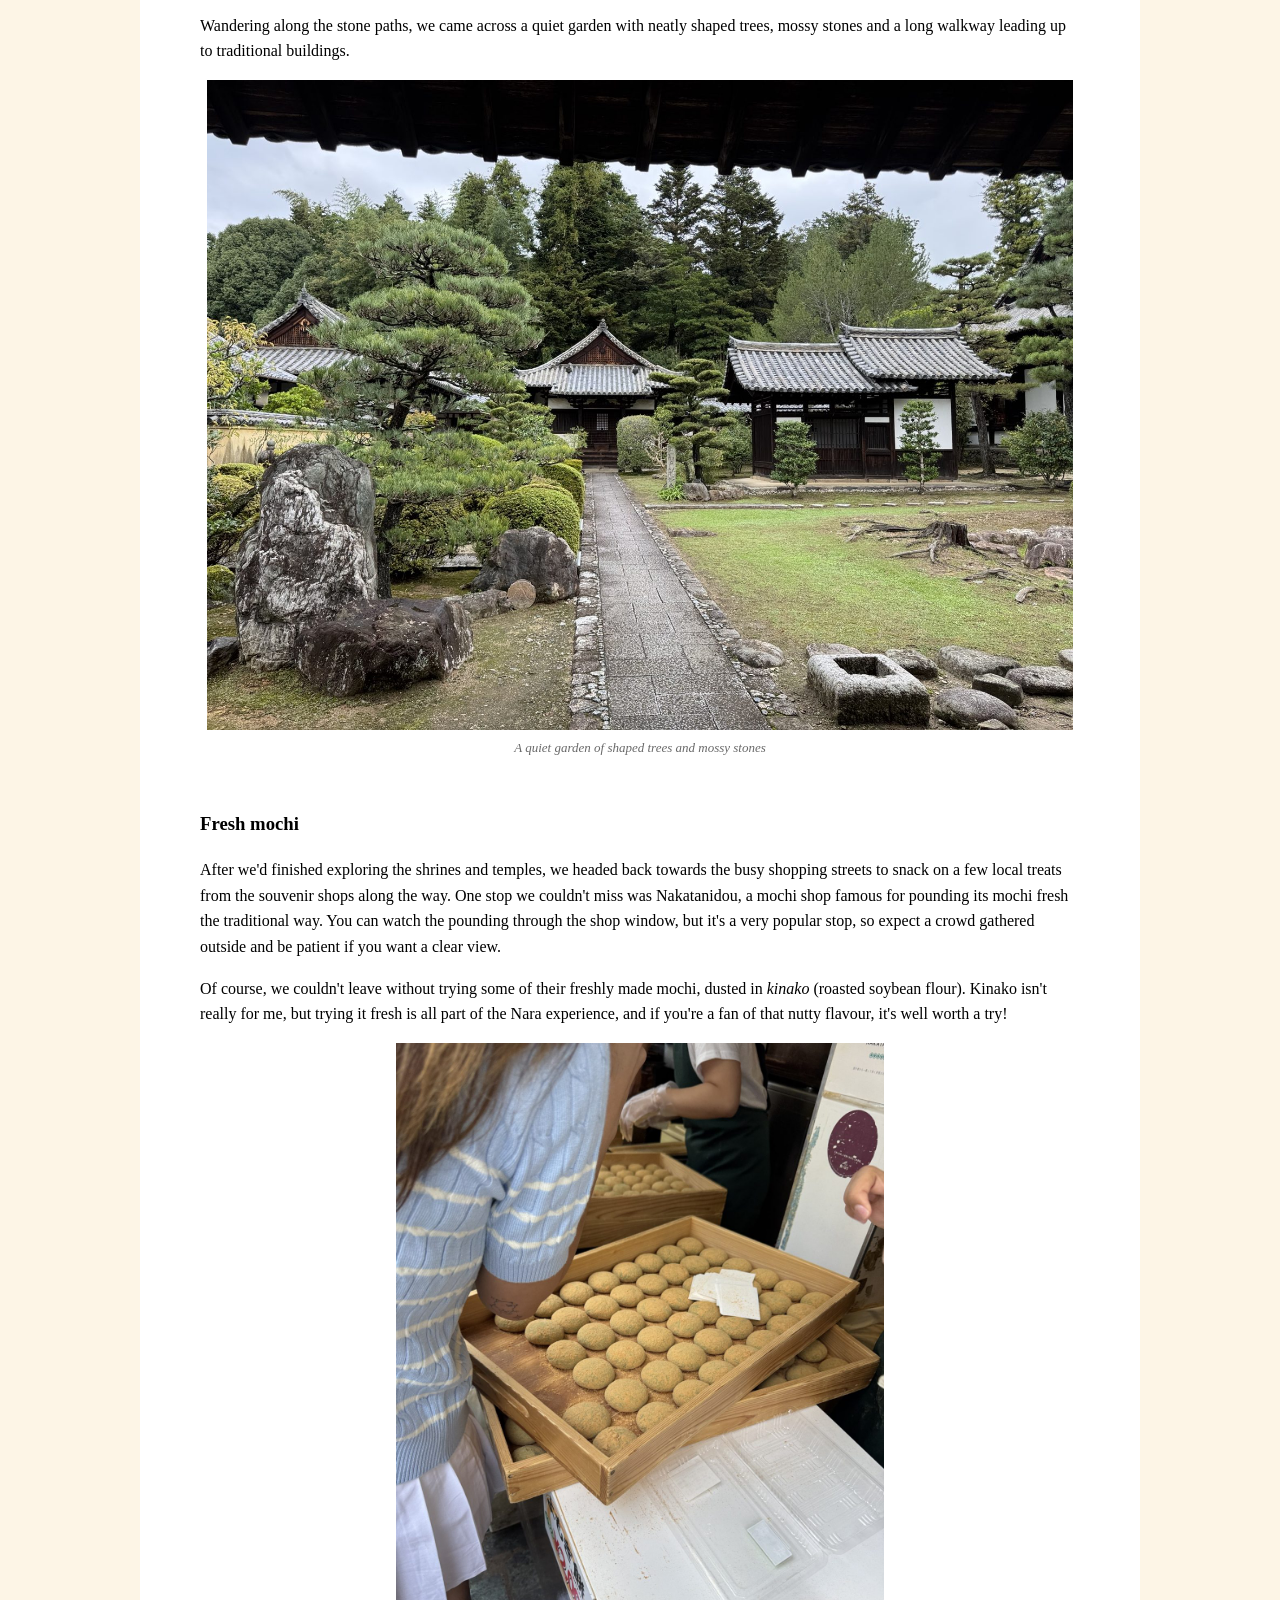
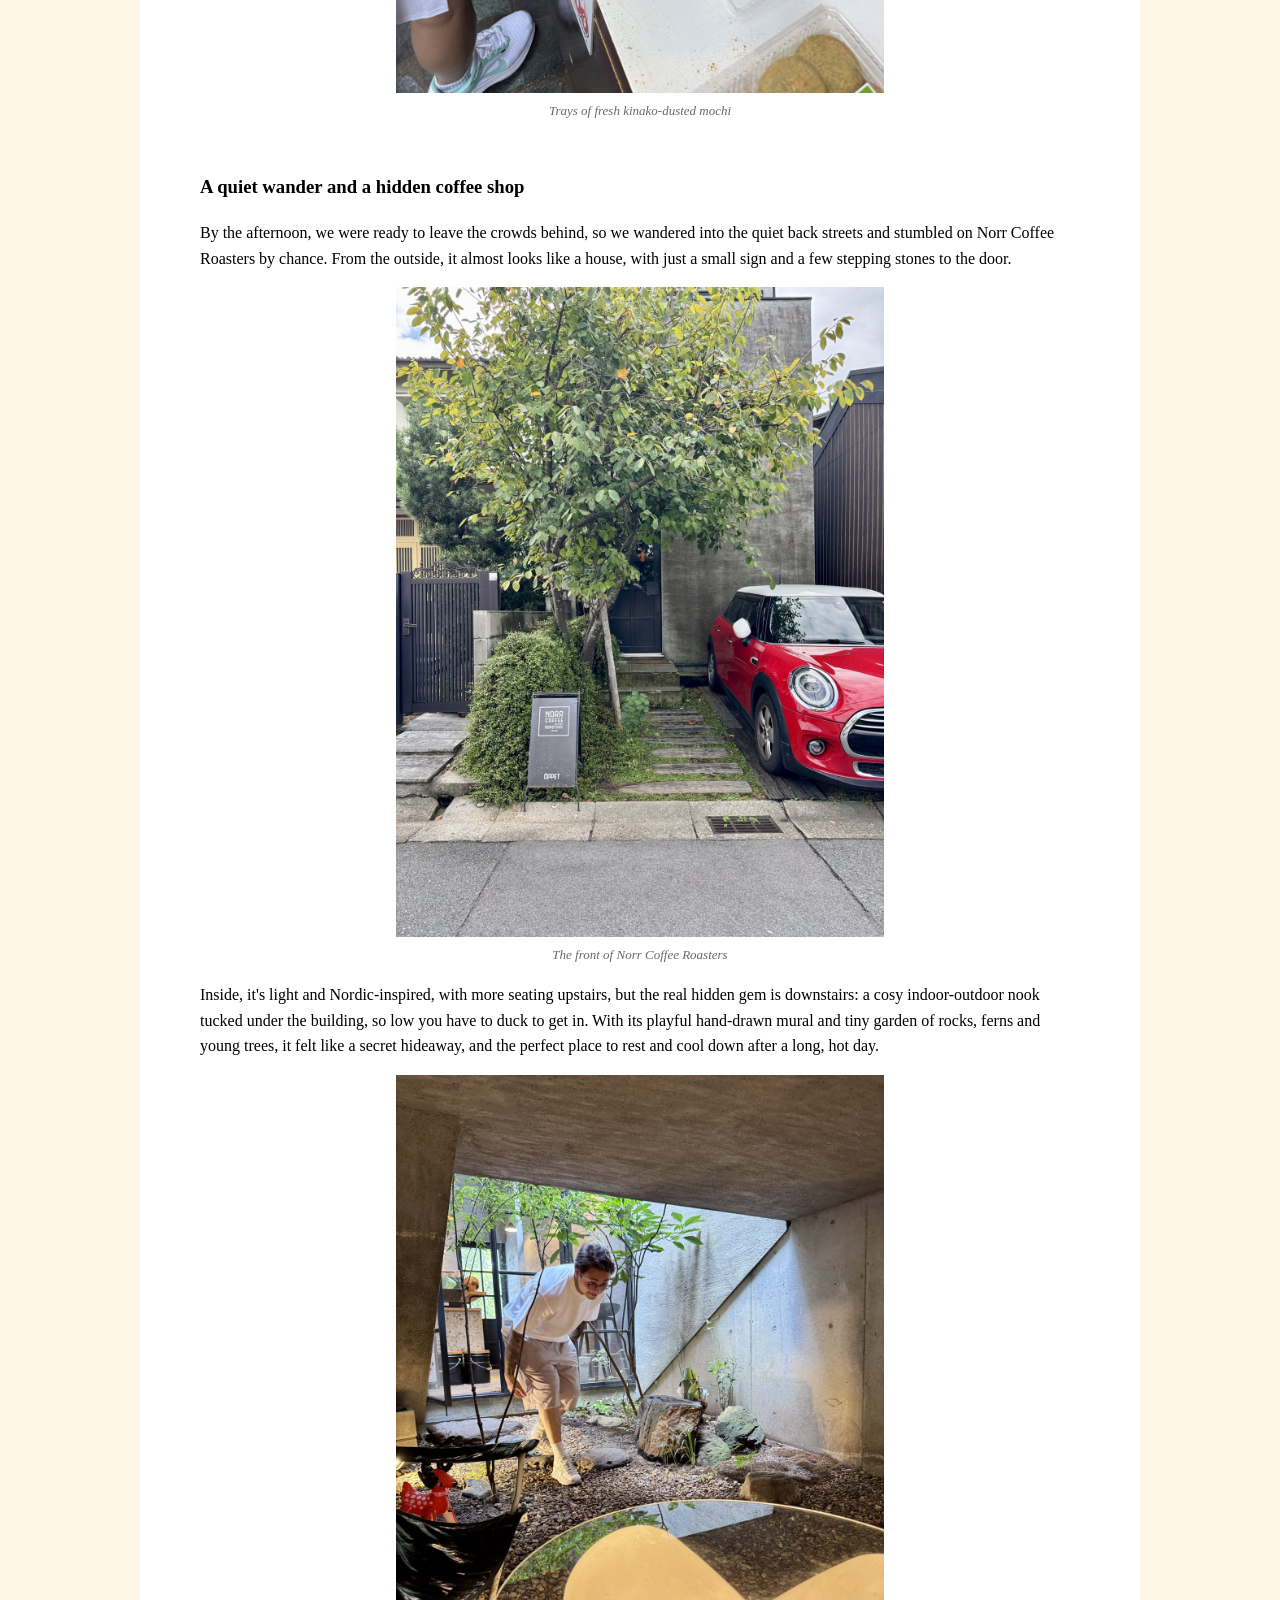
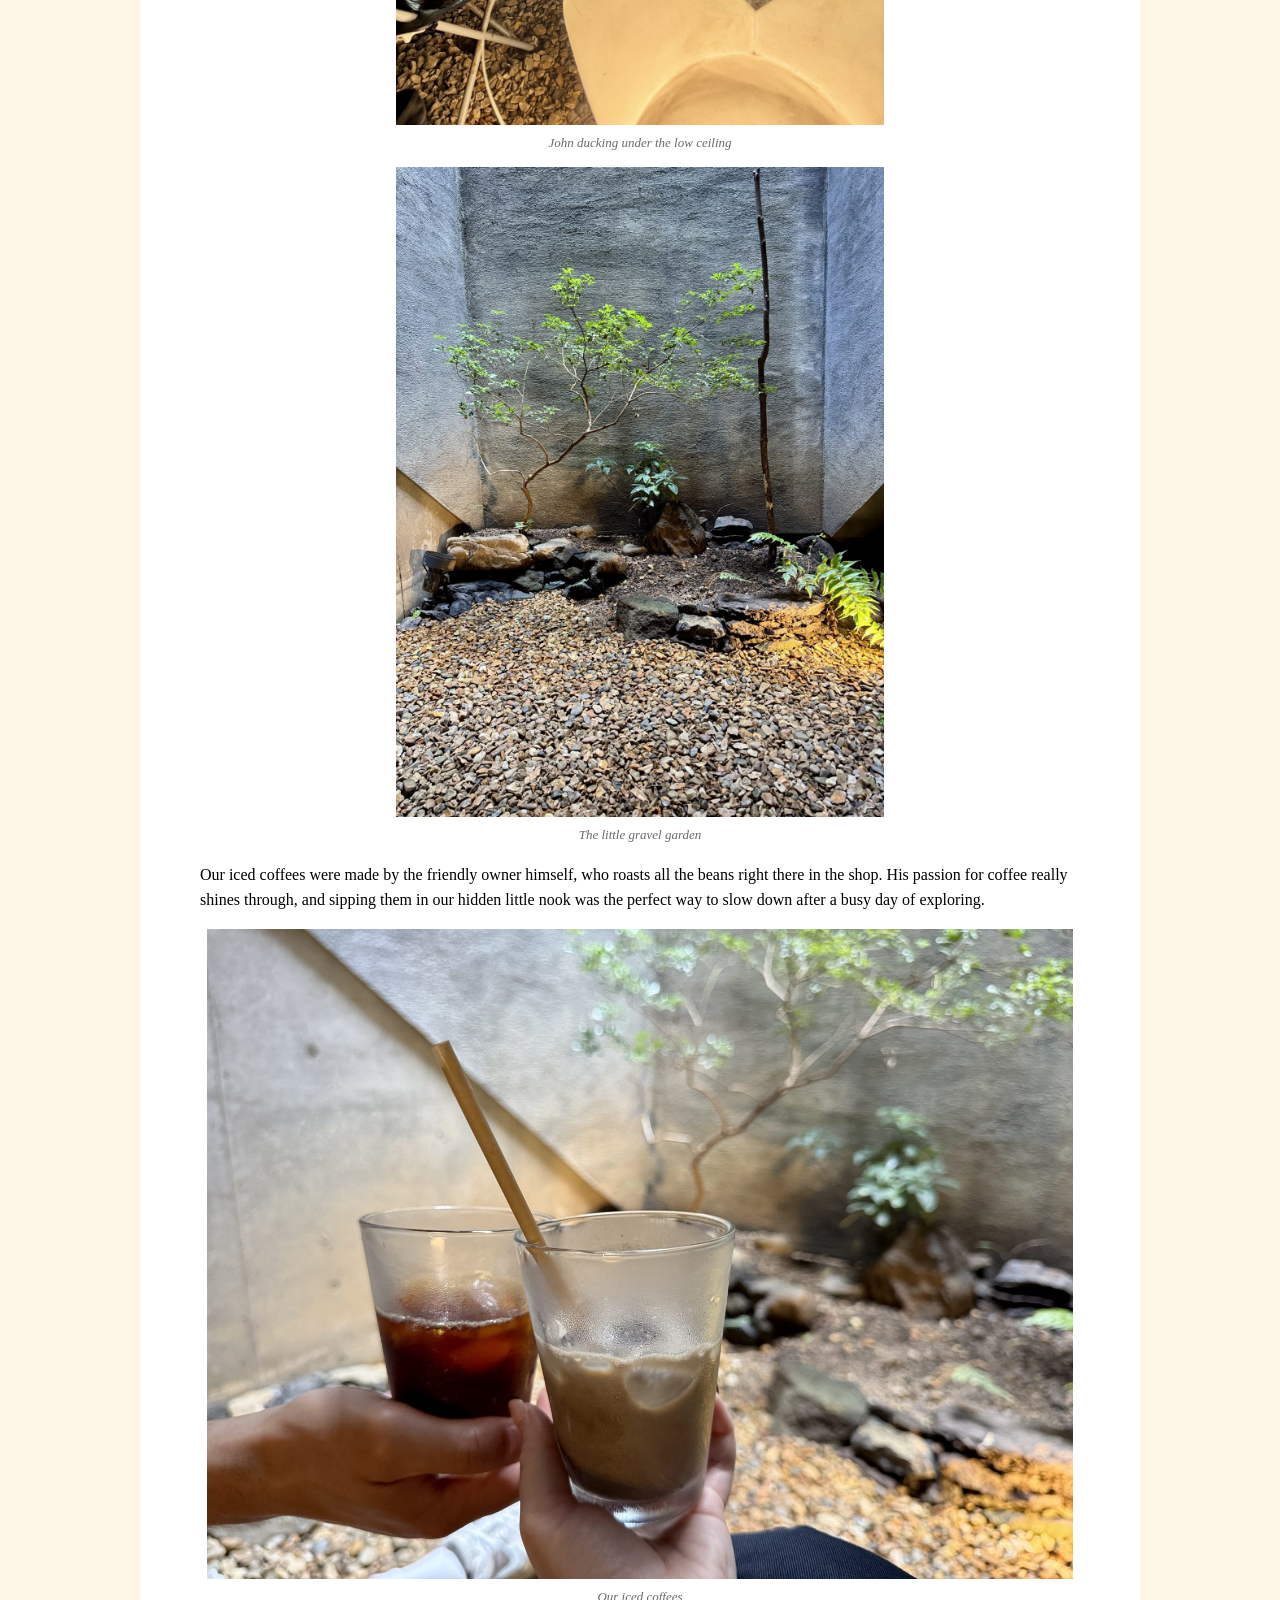
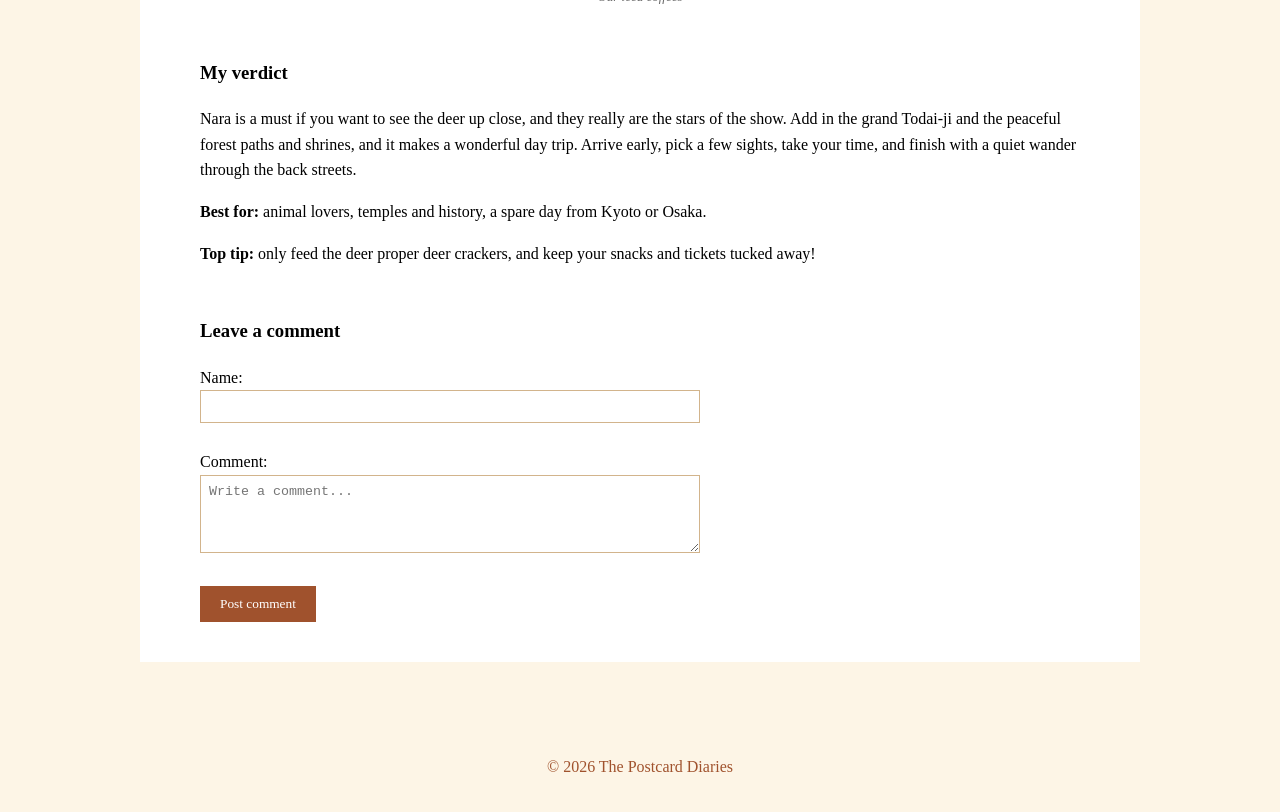
<file: posts/nara.html>
<!DOCTYPE html> <!-- DOCTYPE: must be the first - tells the browser this is a webpage -->
<html lang="en">
<!-- head: holds the bts info-->

<head>

    <!-- UTF-8: lets the page show all characters like accents and Japanese -->

    <meta charset="UTF-8">

    <!-- viewport: makes the page fit properly on mobiles and tablets -->

    <meta name="viewport" content="width=device-width, initial-scale=1.0">

    <!-- title: is the text shown on the browser tab -->

    <title>Nara: Cute Deer, Ancient Temples and a Hidden Café | The Postcard Diaries</title>

    <!-- link: connects the CSS file that styles the page. rel = what the file is (a stylesheet), href = where the file is -->

    <!-- ../ = go back out of the posts folder first, to find the css and images folders.
    
href="../css/style.css" gets the style file. src="../images/..." loads the pictures from the images folder -->

    <link rel="stylesheet" href="../css/style.css">
</head>
<!-- body: holds everything you see on the page -->

<body>

    <!-- header: top bar at the top of each page - with site name and menu -->

    <header>

        <h1>The Postcard Diaries</h1>

        <!-- nav: menu that links to the other pages -->

        <nav>

            <a href="../index.html">Home</a>

            <a href="../top-picks.html">Top Picks</a>

            <a href="../about.html">About</a>

        </nav>

    </header>

    <!-- Banner: full width picture, src = source, image file location, alt = description for screenreaders -->

    <img src="../images/home/banner-biei-red-torii.jpg" alt="Red torii gate in the fields of Biei, Hokkaido"
        width="100%" class="banner">

    <!-- main: the main content of this page -->

    <main class="post">

        <!-- post title and cover photo -->

        <h2>Nara: Cute Deer, Ancient Temples and a Hidden Café</h2>

        <!-- caption: a short italic note under each photo -->

        <img src="../images/nara/nara-curious-deer-close-up.jpg" alt="One of the deer in Nara Park" width="100%">

        <p class="caption">One of Nara's curious deer</p>

        <!-- intro -->

        <p>Nara is best known for its deer, which roam freely around the city's huge park. They're everywhere: on the
            footpaths, on the temple steps, resting on the grass and wandering right past the old halls as if they own
            the place, which in a way they do. In Nara they're seen as sacred messengers of the gods, and more than
            1,000 of them live in and around the park.</p>

        <img src="../images/nara/nara-deer-red-temple-hall.jpg" alt="A deer outside one of the long red halls"
            width="100%">

        <p class="caption">A deer outside one of the long red halls</p>

        <p>They're very cute, but they're not shy at all, and they're not always as gentle as they look, especially if
            you have food!</p>

        <!-- tip: practical info for visitors -->

        <p><strong>Deer etiquette:</strong> Vendors around the park sell <em>shika senbei</em> (deer crackers), and
            these are the only thing you should feed the deer. I've heard that many of the deer bow their heads when
            they see crackers, and that you can bow back, though I didn't see it happen myself. Keep paper, tickets and
            snacks tucked away, or they may try to have a nibble.</p>

        <p>The park is also home to some of Japan's most impressive and famous temples and shrines, dating back to when
            Nara was Japan's first permanent capital in the 700s. It's one of the most popular day trips from Kyoto or
            Osaka, so it's worth arriving early. We spent the whole day there, exploring around on foot.</p>

        <!-- tip: practical info for visitors -->

        <p><strong>Getting there:</strong> From Kyoto, the JR Nara Line takes about 45 minutes to JR Nara Station, and
            the Kintetsu line takes about 35 to 45 minutes to Kintetsu-Nara Station, which is the closer station to Nara
            Park. From Osaka, both JR and Kintetsu trains run straight to Nara too.</p>

        <!-- sections: each h3 is a new part of the day, followed by its text and photos -->

        <h3>Todai-ji and the Great Buddha</h3>

        <p>Todai-ji is Nara's most famous temple. We walked up through its grounds and gardens to the Great Buddha Hall
            (Daibutsuden), which is incredibly grand from the outside. It's one of the largest wooden buildings in the
            world, and even so, the hall you see today is only about two-thirds the size of the original. It's a very
            popular spot, so expect plenty of tourists and school groups. You just have to accept the crowds and take it
            all in.</p>

        <img src="../images/nara/nara-todai-ji-great-buddha-hall.jpg" alt="The Great Buddha Hall at Todai-ji"
            width="100%">

        <p class="caption">The Great Buddha Hall at Todai-ji</p>

        <p>Inside sits the Great Buddha, a bronze statue around 15 metres tall that was first completed in 752. Around
            it you'll find a golden Kannon, two huge wooden guardian kings and a giant carved head that shows just how
            enormous these figures really are.</p>

        <img src="../images/nara/nara-todai-ji-golden-kannon.jpg" alt="The golden Kannon beside the Great Buddha"
            width="100%">

        <p class="caption">The golden Kannon beside the Great Buddha</p>

        <img src="../images/nara/nara-todai-ji-komokuten-guardian.jpg" alt="Komokuten, one of the guardian kings"
            width="100%">

        <p class="caption">Komokuten, one of the guardian kings who protect the Buddha</p>

        <img src="../images/nara/nara-todai-ji-giant-guardian-head.jpg"
            alt="A giant carved guardian head inside the hall" width="100%">

        <p class="caption">A giant carved head inside the hall</p>

        <p>Towards the back of the hall, detailed models show what Todai-ji looked like at its height, including two
            seven-storey pagodas that once stood on either side.</p>

        <h3>Shrine paths in the forest</h3>

        <p>Nara has so many shrines and temples that there's no way to see them all in one visit, so I'd recommend
            picking a few and taking your time rather than rushing between them. Beyond Todai-ji, the park stretches on
            into a huge network of stone paths through the forest, branching off to different temples and shrines. Once
            we'd left the Great Buddha Hall, we wandered further into the grounds, where the crowds thinned out and the
            paths became mossy stone steps. We passed under a bright red torii gate guarded by a stone lion-dog
            (<em>komainu</em>), and the path beyond it disappeared into the trees.</p>

        <img src="../images/nara/nara-red-torii-komainu.jpg" alt="A red torii gate and stone komainu" width="100%">

        <p class="caption">A red torii gate and a stone komainu</p>

        <p>Deeper in the forest, red shrine buildings sat among tall trees, and an old gate hung with a sacred rope
            (<em>shimenawa</em>) framed a small shrine on a carpet of moss. It was so peaceful, and a lovely contrast to
            the grand scale of Todai-ji.</p>

        <img src="../images/nara/nara-red-shrine-halls-cedar-forest.jpg" alt="Red shrine halls among the trees"
            width="100%">

        <p class="caption">Red shrine halls among the trees</p>

        <img src="../images/nara/nara-shrine-gate-shimenawa.jpg" alt="An old gate framing a shrine on a mossy path"
            width="100%">

        <p class="caption">An old gate with a sacred rope, framing a shrine on a mossy path</p>

        <p>It's the kind of place where it pays to slow down and look closely, as there are little details everywhere.
        </p>

        <img src="../images/nara/nara-snail-mushroom-mossy-tree.jpg"
            alt="A white-shelled snail and mushrooms on a mossy tree" width="100%">

        <p class="caption">A white-shelled snail and mushrooms on a mossy tree</p>

        <p>And of course, the deer followed us here too. Some were shy, others came right up to us, and we spotted a
            stag with full antlers who was surprisingly vocal, calling out across the grass. Autumn is mating season,
            when the stags tend to get a lot noisier.</p>

        <img src="../images/nara/nara-park-stag.jpg" alt="A stag with full antlers in the park" width="100%">

        <p class="caption">A stag with full antlers, calling across the grass</p>

        <p>Wandering along the stone paths, we came across a quiet garden with neatly shaped trees, mossy stones and a
            long walkway leading up to traditional buildings.</p>

        <img src="../images/nara/nara-temple-garden-pines.jpg" alt="A garden of shaped trees and stones" width="100%">

        <p class="caption">A quiet garden of shaped trees and mossy stones</p>

        <h3>Fresh mochi</h3>

        <p>After we'd finished exploring the shrines and temples, we headed back towards the busy shopping streets to
            snack on a few local treats from the souvenir shops along the way. One stop we couldn't miss was
            Nakatanidou, a mochi shop famous for pounding its mochi fresh the traditional way. You can watch the
            pounding through the shop window, but it's a very popular stop, so expect a crowd gathered outside and be
            patient if you want a clear view.</p>

        <p>Of course, we couldn't leave without trying some of their freshly made mochi, dusted in <em>kinako</em>
            (roasted soybean flour). Kinako isn't really for me, but trying it fresh is all part of the Nara experience,
            and if you're a fan of that nutty flavour, it's well worth a try!</p>

        <img src="../images/nara/nara-kinako-mochi-trays.jpg" alt="Trays of fresh kinako-dusted mochi" width="100%">

        <p class="caption">Trays of fresh kinako-dusted mochi</p>

        <h3>A quiet wander and a hidden coffee shop</h3>

        <p>By the afternoon, we were ready to leave the crowds behind, so we wandered into the quiet back streets and
            stumbled on Norr Coffee Roasters by chance. From the outside, it almost looks like a house, with just a
            small sign and a few stepping stones to the door.</p>

        <img src="../images/nara/nara-norr-coffee-entrance.jpg"
            alt="The front of Norr Coffee Roasters, which almost looks like a house" width="100%">

        <p class="caption">The front of Norr Coffee Roasters</p>

        <p>Inside, it's light and Nordic-inspired, with more seating upstairs, but the real hidden gem is downstairs: a
            cosy indoor-outdoor nook tucked under the building, so low you have to duck to get in. With its playful
            hand-drawn mural and tiny garden of rocks, ferns and young trees, it felt like a secret hideaway, and the
            perfect place to rest and cool down after a long, hot day.</p>

        <img src="../images/nara/nara-norr-coffee-nook-john.jpg" alt="John ducking under the low concrete ceiling"
            width="100%">

        <p class="caption">John ducking under the low ceiling</p>

        <img src="../images/nara/nara-norr-coffee-courtyard-garden.jpg"
            alt="The little gravel garden inside Norr Coffee" width="100%">

        <p class="caption">The little gravel garden</p>

        <p>Our iced coffees were made by the friendly owner himself, who roasts all the beans right there in the shop.
            His passion for coffee really shines through, and sipping them in our hidden little nook was the perfect way
            to slow down after a busy day of exploring.</p>

        <img src="../images/nara/nara-norr-coffee-iced-drinks.jpg" alt="Our iced coffees" width="100%">

        <p class="caption">Our iced coffees</p>

        <h3>My verdict</h3>

        <p>Nara is a must if you want to see the deer up close, and they really are the stars of the show. Add in the
            grand Todai-ji and the peaceful forest paths and shrines, and it makes a wonderful day trip. Arrive early,
            pick a few sights, take your time, and finish with a quiet wander through the back streets.</p>

        <p><strong>Best for:</strong> animal lovers, temples and history, a spare day from Kyoto or Osaka.</p>

        <p><strong>Top tip:</strong> only feed the deer proper deer crackers, and keep your snacks and tickets tucked
            away!</p>

        <!-- comment form: lets readers leave a comment. It doesn't save anywhere yet -->

        <h3>Leave a comment</h3>

        <form>

            <label for="name">Name:</label><br>

            <input type="text" id="name" required><br><br>

            <label for="comment">Comment:</label><br>

            <textarea id="comment" rows="4" placeholder="Write a comment..." required></textarea><br><br>

            <button type="submit">Post comment</button>

        </form>

    </main>

    <!-- footer: the bottom bar with copyright info -->

    <footer>

        <p>&copy; 2026 The Postcard Diaries</p>

    </footer>
</body>

</html>
</file>
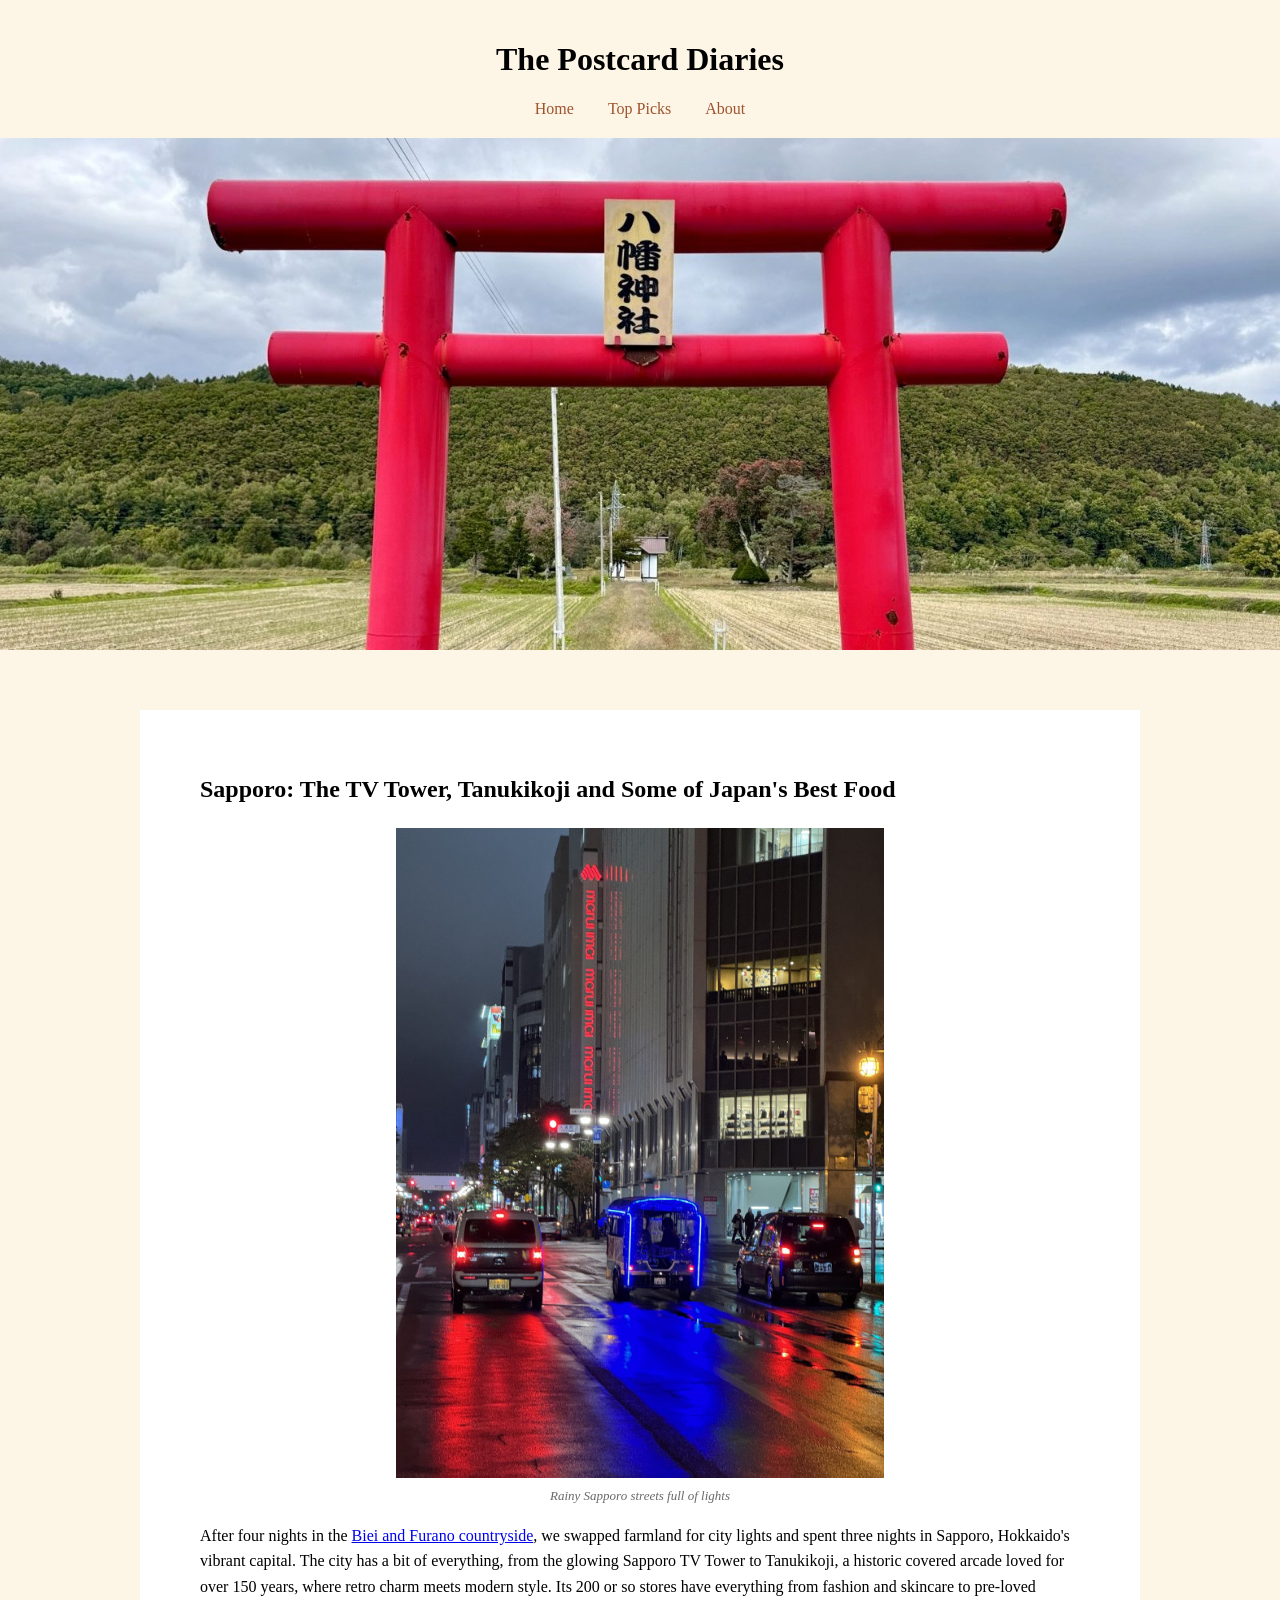
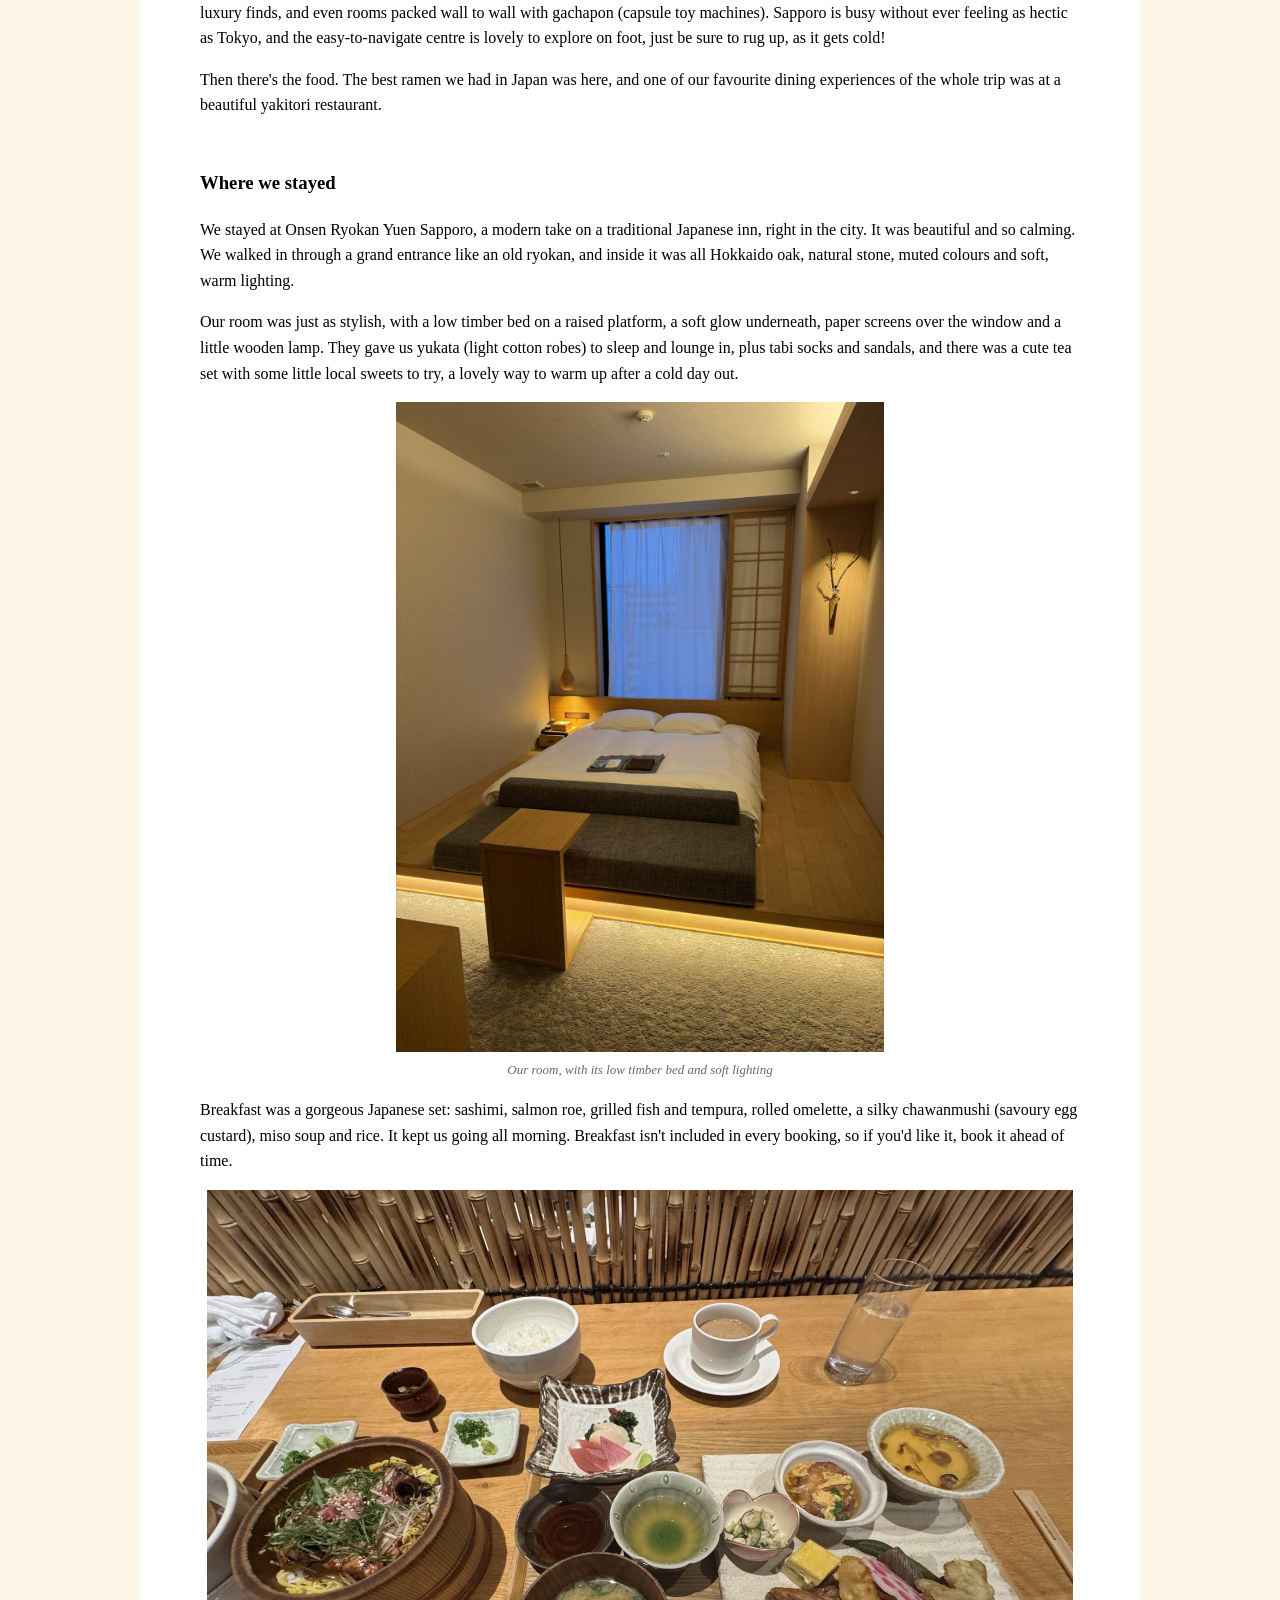
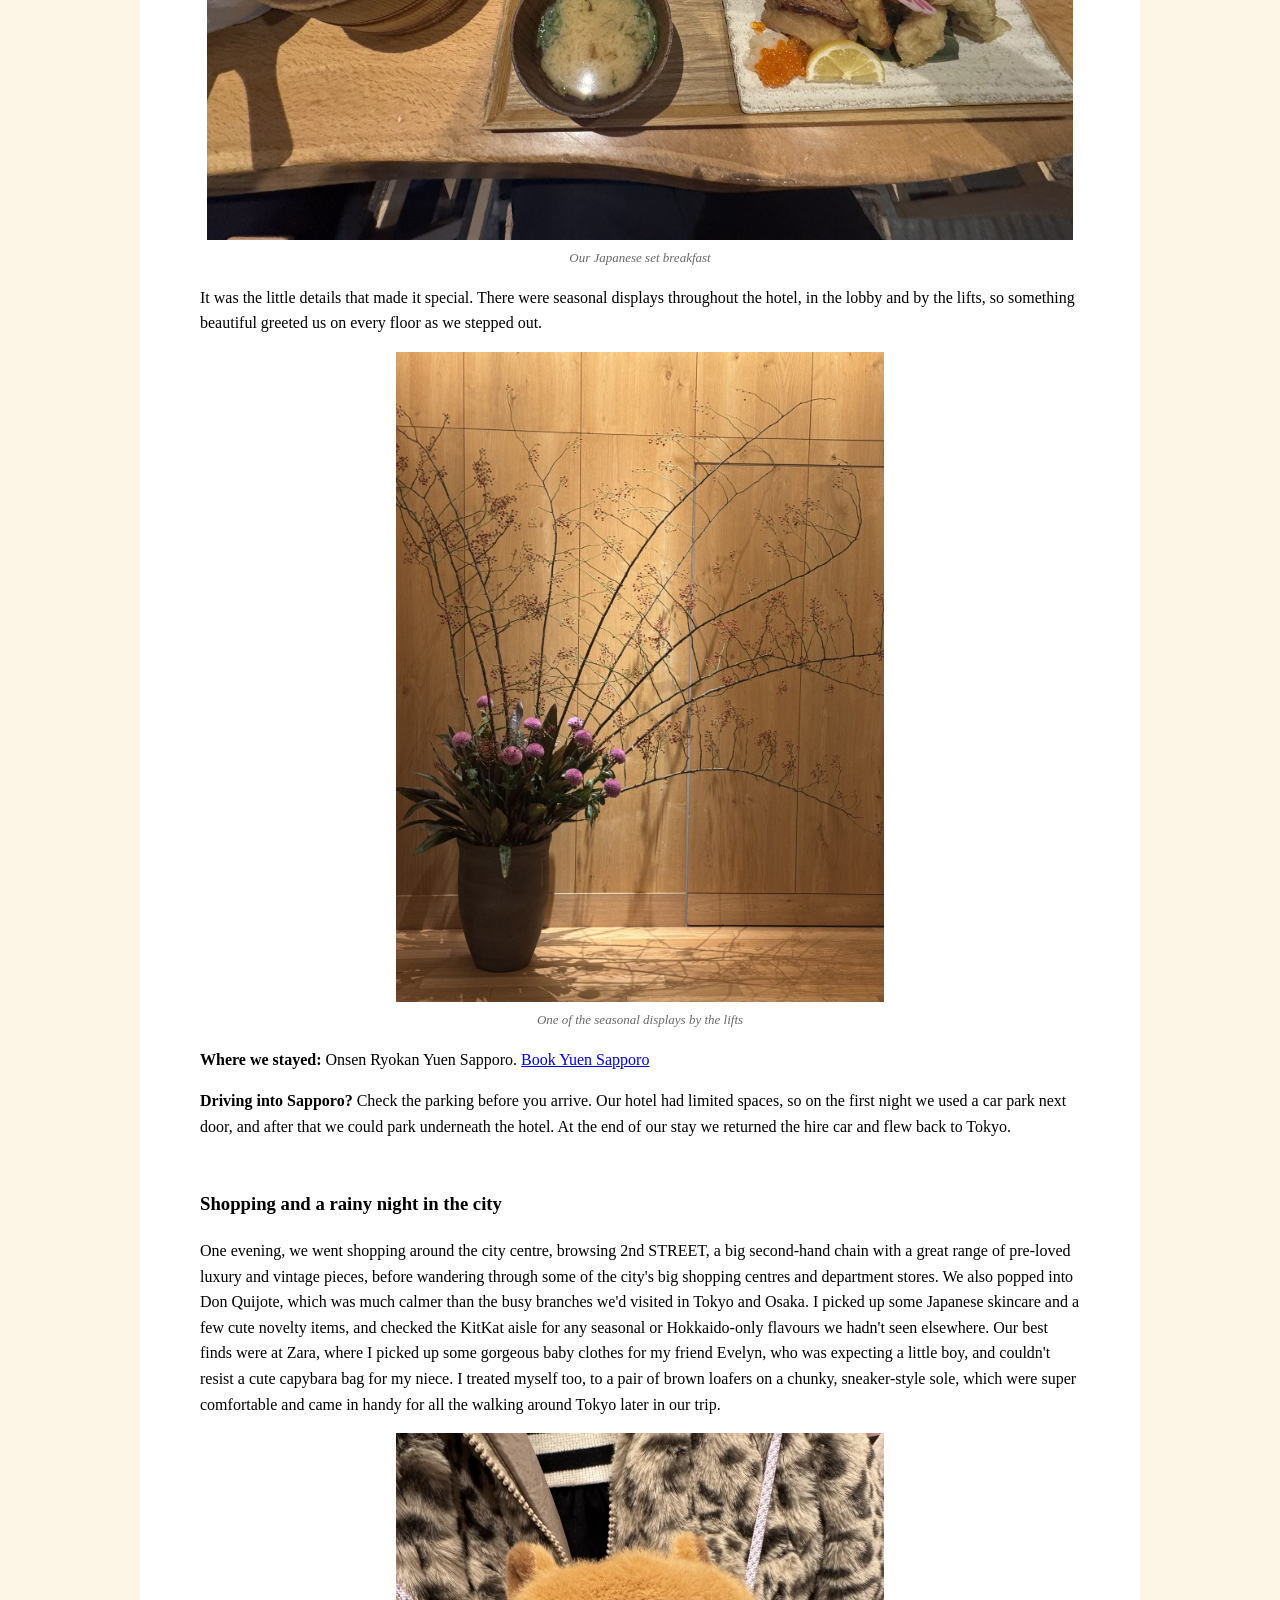
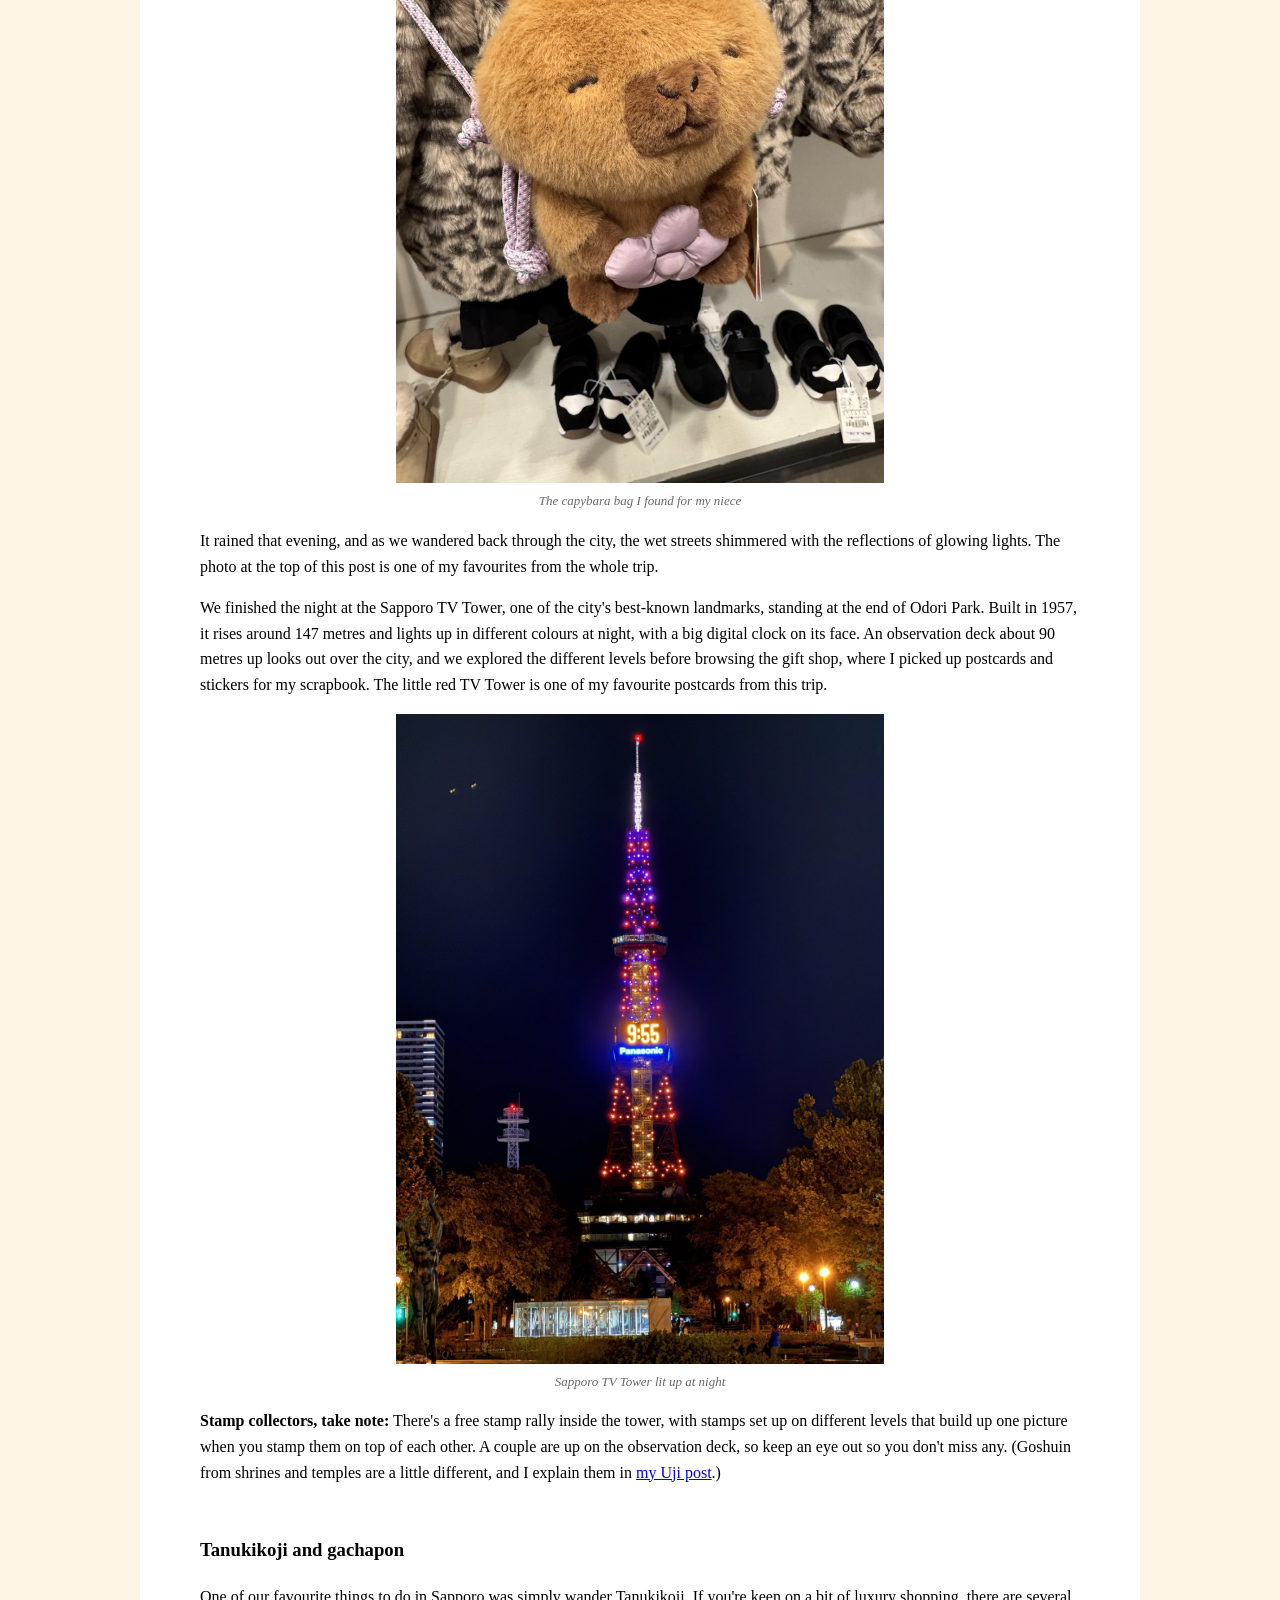
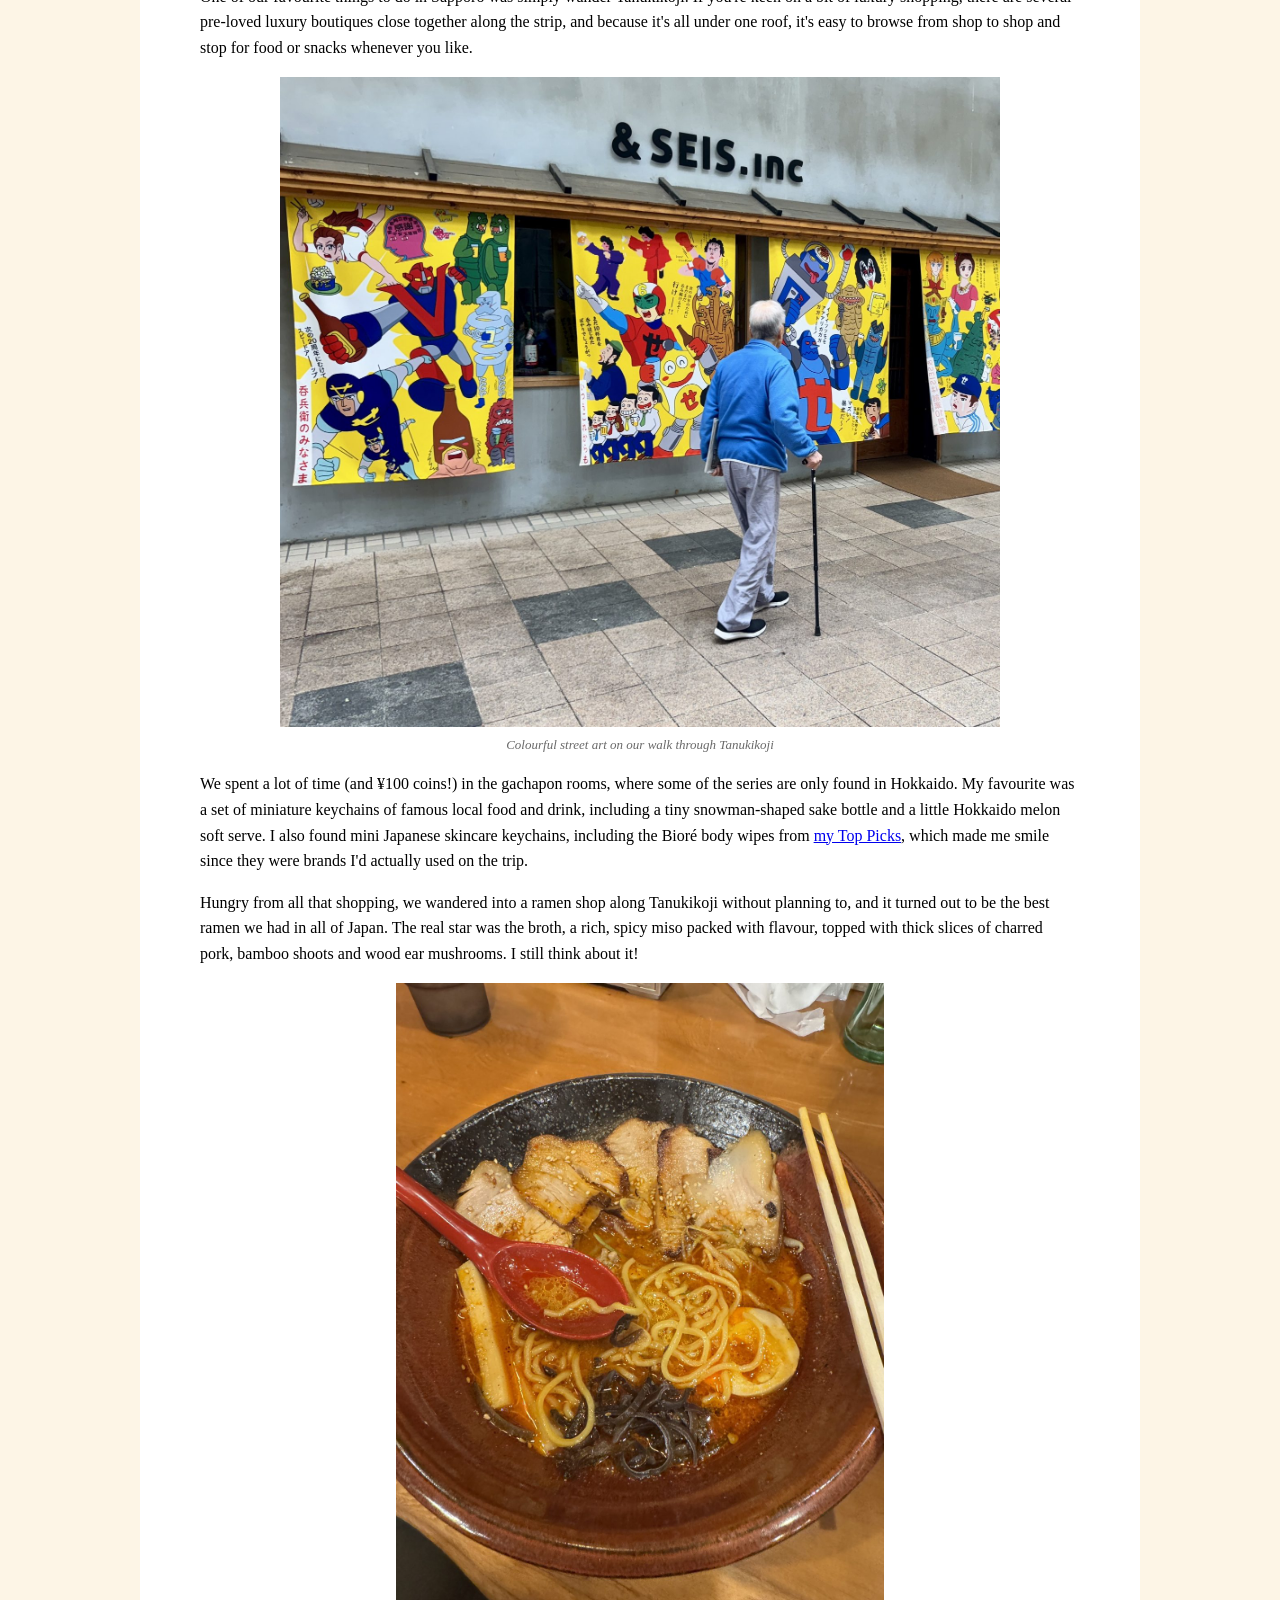
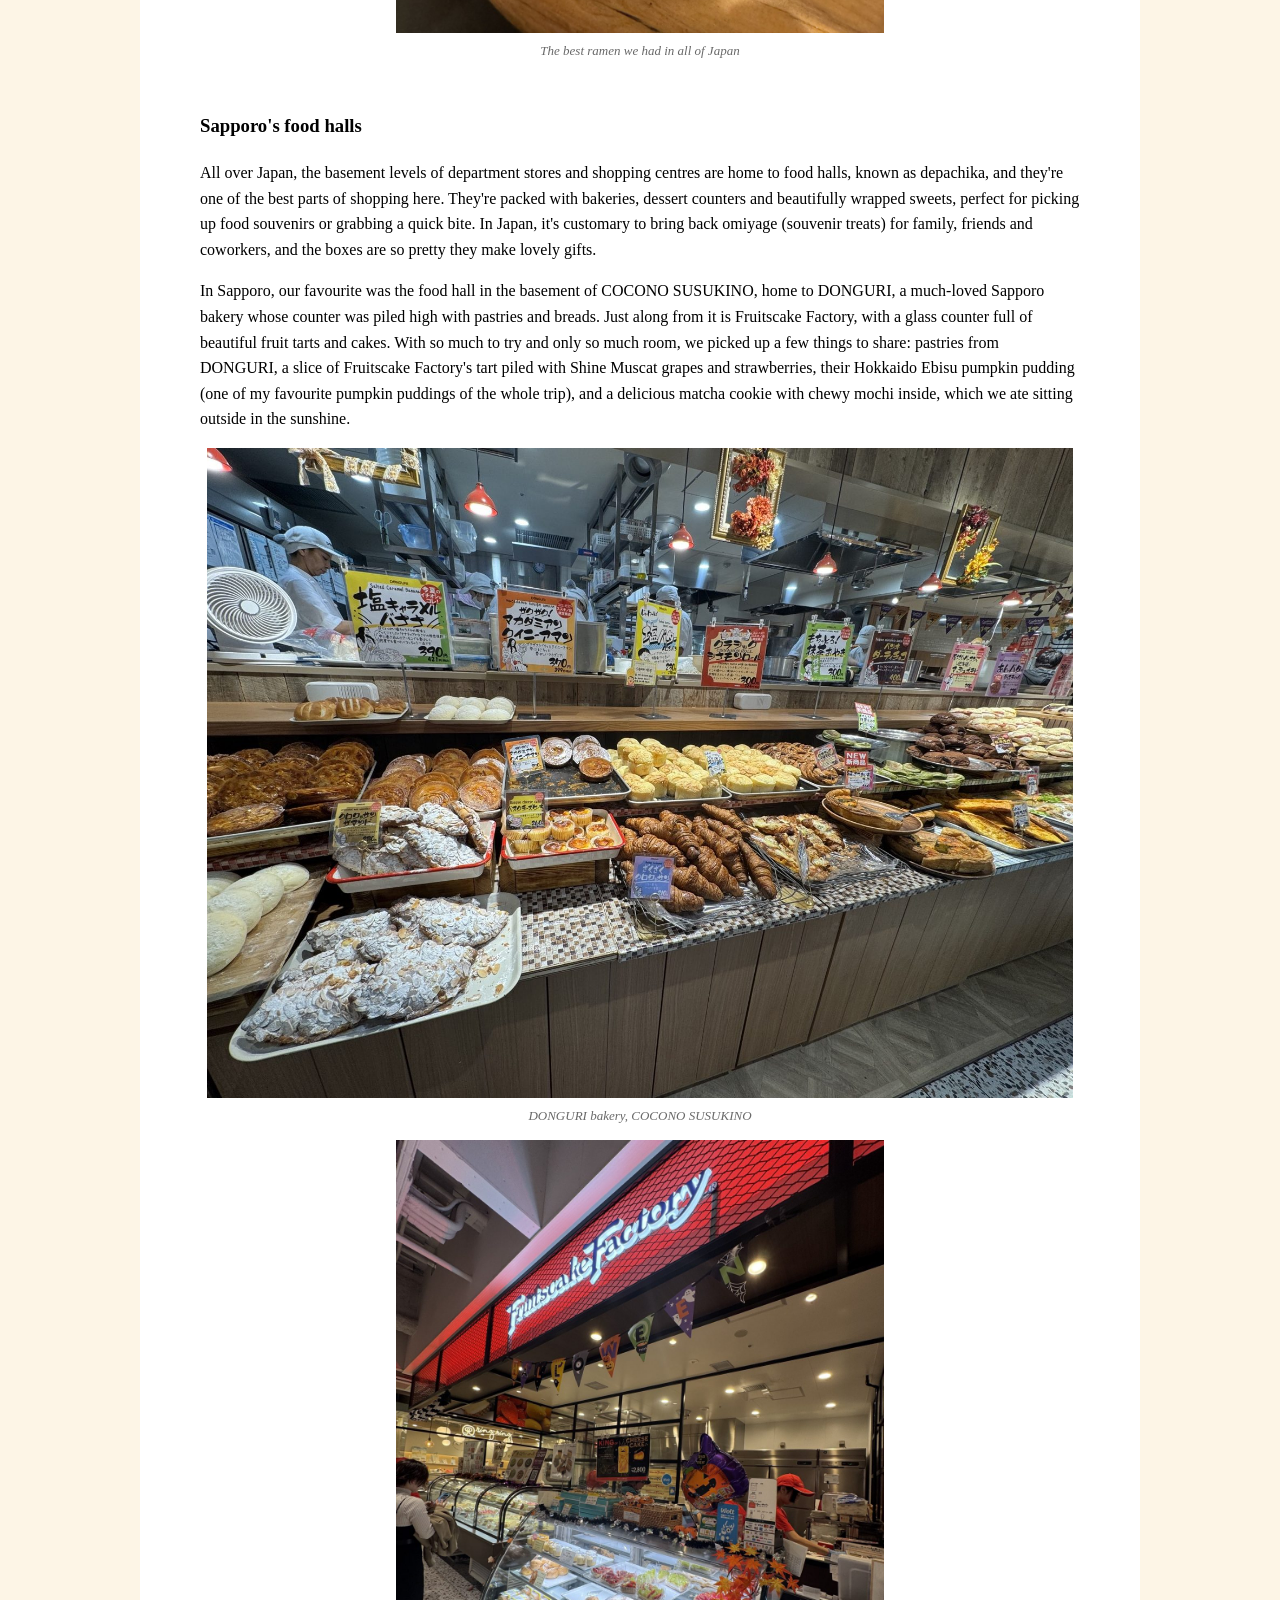
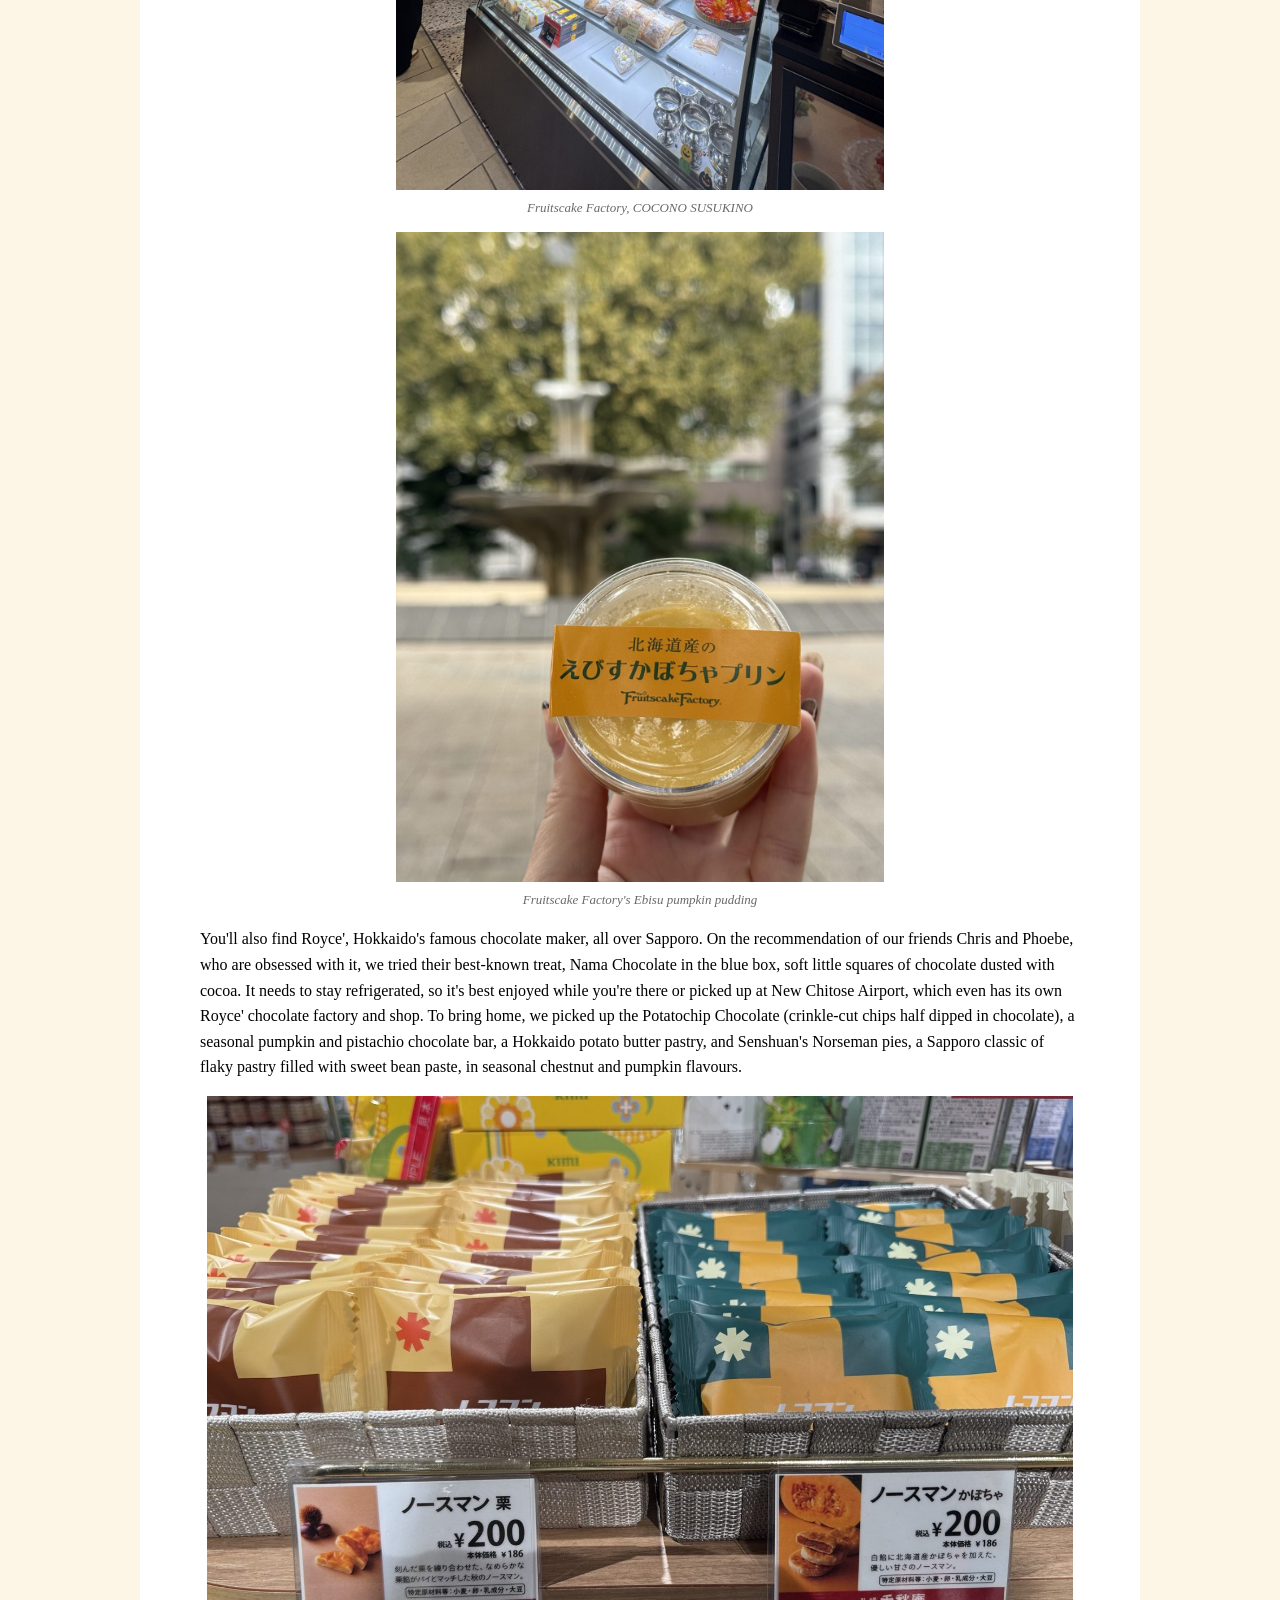
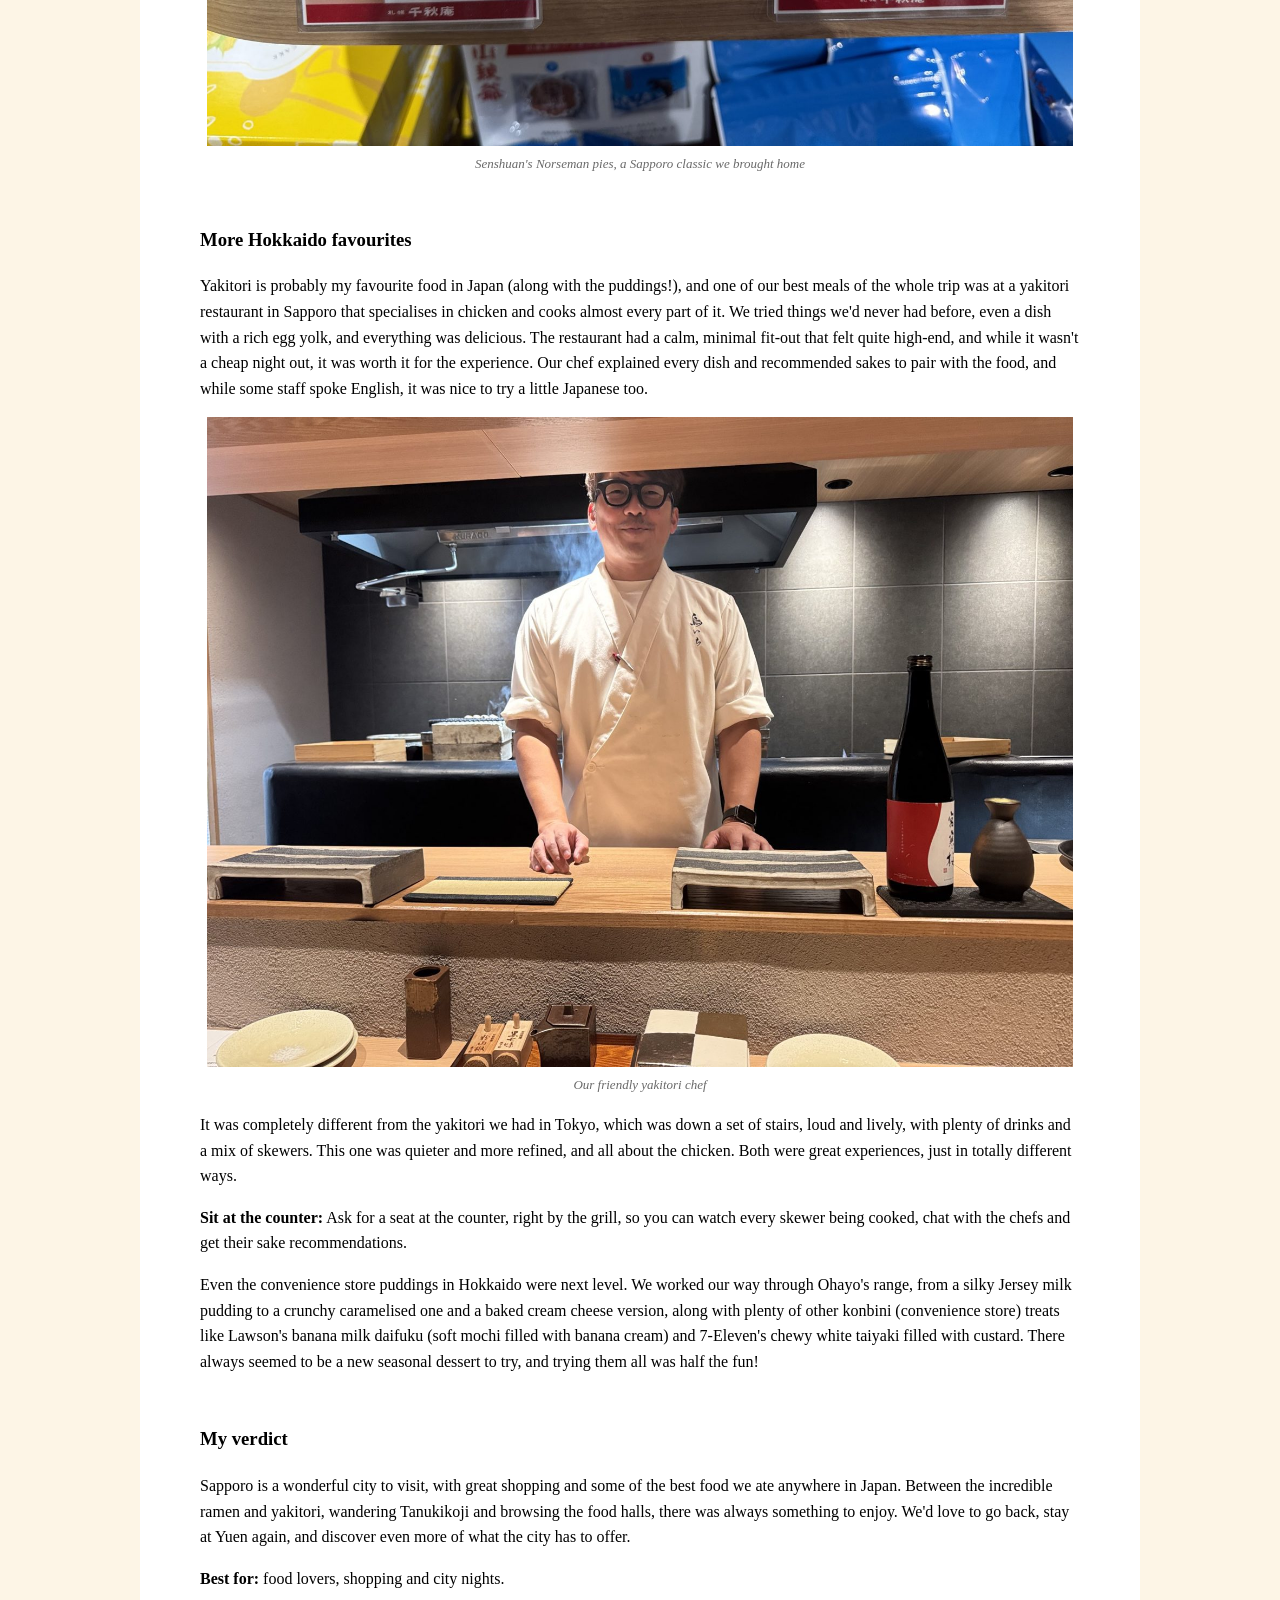
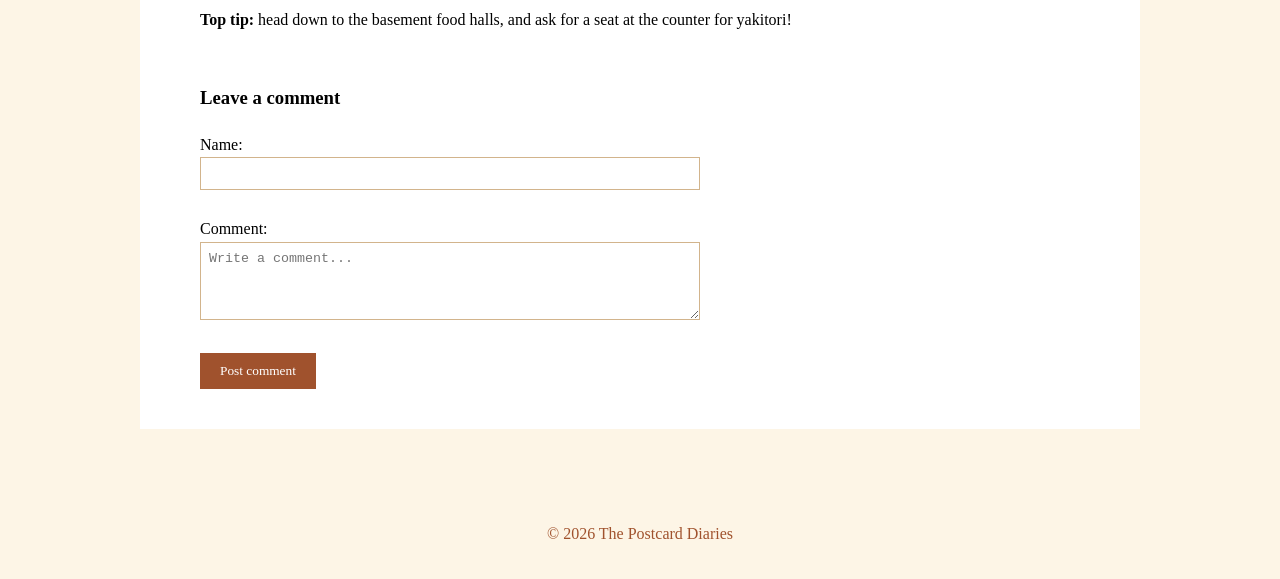
<file: posts/sapporo.html>
<!DOCTYPE html> <!-- DOCTYPE: must be the first - tells the browser this is a webpage -->
<html lang="en">
<!-- head: holds the bts info-->

<head>

    <!-- UTF-8: lets the page show all characters like accents and Japanese -->

    <meta charset="UTF-8">

    <!-- viewport: makes the page fit properly on mobiles and tablets -->

    <meta name="viewport" content="width=device-width, initial-scale=1.0">

    <!-- title: is the text shown on the browser tab -->

    <title>Sapporo: The TV Tower, Tanukikoji and Some of Japan's Best Food | The Postcard Diaries</title>

    <!-- link: connects the CSS file that styles the page. rel = what the file is (a stylesheet), href = where the file is -->

    <!-- ../ = go back out of the posts folder first, to find the css and images folders.
    
href="../css/style.css" gets the style file. src="../images/..." loads the pictures from the images folder -->

    <link rel="stylesheet" href="../css/style.css">
</head>
<!-- body: holds everything you see on the page -->

<body>

    <!-- header: top bar at the top of each page - with site name and menu -->

    <header>

        <h1>The Postcard Diaries</h1>

        <!-- nav: menu that links to the other pages -->

        <nav>

            <a href="../index.html">Home</a>

            <a href="../top-picks.html">Top Picks</a>

            <a href="../about.html">About</a>

        </nav>

    </header>

    <!-- Banner: full width picture, src = source, image file location, alt = description for screenreaders -->

    <img src="../images/home/banner-biei-red-torii.jpg" alt="Red torii gate in the fields of Biei, Hokkaido"
        width="100%" class="banner">

    <!-- main: the main content of this page -->

    <main class="post">

        <!-- post title and cover photo -->

        <h2>Sapporo: The TV Tower, Tanukikoji and Some of Japan's Best Food</h2>

        <!-- caption: a short italic note under each photo -->

        <img src="../images/sapporo/sapporo-rainy-streets-night.jpg" alt="Rainy Sapporo streets full of lights"
            width="100%">

        <p class="caption">Rainy Sapporo streets full of lights</p>

        <!-- intro -->

        <!-- a: a link to another page on my site. href = where it goes. It is a relative link, so it works in any folder -->

        <p>After four nights in the <a href="biei-furano.html">Biei and Furano countryside</a>, we swapped farmland for
            city lights and spent three nights in Sapporo, Hokkaido's vibrant capital. The city has a bit of everything,
            from the glowing Sapporo TV Tower to Tanukikoji, a historic covered arcade loved for over 150 years, where
            retro charm meets modern style. Its 200 or so stores have everything from fashion and skincare to pre-loved
            luxury finds, and even rooms packed wall to wall with gachapon (capsule toy machines). Sapporo is busy
            without ever feeling as hectic as Tokyo, and the easy-to-navigate centre is lovely to explore on foot, just
            be sure to rug up, as it gets cold!</p>

        <p>Then there's the food. The best ramen we had in Japan was here, and one of our favourite dining experiences
            of the whole trip was at a beautiful yakitori restaurant.</p>

        <!-- sections: each h3 is a new part of the day, followed by its text and photos -->

        <h3>Where we stayed</h3>

        <p>We stayed at Onsen Ryokan Yuen Sapporo, a modern take on a traditional Japanese inn, right in the city. It
            was beautiful and so calming. We walked in through a grand entrance like an old ryokan, and inside it was
            all Hokkaido oak, natural stone, muted colours and soft, warm lighting.</p>

        <p>Our room was just as stylish, with a low timber bed on a raised platform, a soft glow underneath, paper
            screens over the window and a little wooden lamp. They gave us yukata (light cotton robes) to sleep and
            lounge in, plus tabi socks and sandals, and there was a cute tea set with some little local sweets to try, a
            lovely way to warm up after a cold day out.</p>

        <img src="../images/sapporo/yuen-sapporo-room.jpg" alt="Our room at Yuen Sapporo, with its low timber bed"
            width="100%">

        <p class="caption">Our room, with its low timber bed and soft lighting</p>

        <p>Breakfast was a gorgeous Japanese set: sashimi, salmon roe, grilled fish and tempura, rolled omelette, a
            silky chawanmushi (savoury egg custard), miso soup and rice. It kept us going all morning. Breakfast isn't
            included in every booking, so if you'd like it, book it ahead of time.</p>

        <img src="../images/sapporo/yuen-sapporo-set-breakfast.jpg" alt="The Japanese set breakfast at Yuen Sapporo"
            width="100%">

        <p class="caption">Our Japanese set breakfast</p>

        <p>It was the little details that made it special. There were seasonal displays throughout the hotel, in the
            lobby and by the lifts, so something beautiful greeted us on every floor as we stepped out.</p>

        <img src="../images/sapporo/yuen-sapporo-floral-display.jpg"
            alt="A floral arrangement by the lifts at Yuen Sapporo" width="100%">

        <p class="caption">One of the seasonal displays by the lifts</p>

        <!-- a: a link to another website, so it needs the full web address (https://) -->

        <!-- strong: makes the label bold -->

        <!-- where we stayed: the hotel name, so readers can find it -->

        <p><strong>Where we stayed:</strong> Onsen Ryokan Yuen Sapporo. <a
                href="https://www.uds-hotels.com/en/yuen/sapporo/">Book Yuen Sapporo</a></p>

        <!-- tip: practical info for visitors -->

        <p><strong>Driving into Sapporo?</strong> Check the parking before you arrive. Our hotel had limited spaces, so
            on the first night we used a car park next door, and after that we could park underneath the hotel. At the
            end of our stay we returned the hire car and flew back to Tokyo.</p>

        <h3>Shopping and a rainy night in the city</h3>

        <p>One evening, we went shopping around the city centre, browsing 2nd STREET, a big second-hand chain with a
            great range of pre-loved luxury and vintage pieces, before wandering through some of the city's big shopping
            centres and department stores. We also popped into Don Quijote, which was much calmer than the busy branches
            we'd visited in Tokyo and Osaka. I picked up some Japanese skincare and a few cute novelty items, and
            checked the KitKat aisle for any seasonal or Hokkaido-only flavours we hadn't seen elsewhere. Our best finds
            were at Zara, where I picked up some gorgeous baby clothes for my friend Evelyn, who was expecting a little
            boy, and couldn't resist a cute capybara bag for my niece. I treated myself too, to a pair of brown loafers
            on a chunky, sneaker-style sole, which were super comfortable and came in handy for all the walking around
            Tokyo later in our trip.</p>

        <img src="../images/sapporo/sapporo-zara-capybara-bag.jpg" alt="A fluffy capybara bag hanging in the Zara store"
            width="100%">

        <p class="caption">The capybara bag I found for my niece</p>

        <p>It rained that evening, and as we wandered back through the city, the wet streets shimmered with the
            reflections of glowing lights. The photo at the top of this post is one of my favourites from the whole
            trip.</p>

        <p>We finished the night at the Sapporo TV Tower, one of the city's best-known landmarks, standing at the end of
            Odori Park. Built in 1957, it rises around 147 metres and lights up in different colours at night, with a
            big digital clock on its face. An observation deck about 90 metres up looks out over the city, and we
            explored the different levels before browsing the gift shop, where I picked up postcards and stickers for my
            scrapbook. The little red TV Tower is one of my favourite postcards from this trip.</p>

        <img src="../images/sapporo/sapporo-tv-tower-night.jpg" alt="Sapporo TV Tower lit up at night" width="100%">

        <p class="caption">Sapporo TV Tower lit up at night</p>

        <!-- tip: practical info for visitors -->

        <p><strong>Stamp collectors, take note:</strong> There's a free stamp rally inside the tower, with stamps set up
            on different levels that build up one picture when you stamp them on top of each other. A couple are up on
            the observation deck, so keep an eye out so you don't miss any. (Goshuin from shrines and temples are a
            little different, and I explain them in <a href="uji.html">my Uji post</a>.)</p>

        <h3>Tanukikoji and gachapon</h3>

        <p>One of our favourite things to do in Sapporo was simply wander Tanukikoji. If you're keen on a bit of luxury
            shopping, there are several pre-loved luxury boutiques close together along the strip, and because it's all
            under one roof, it's easy to browse from shop to shop and stop for food or snacks whenever you like.</p>

        <img src="../images/sapporo/sapporo-tanukikoji-street-art.jpg"
            alt="Colourful street art on our walk through Tanukikoji" width="100%">

        <p class="caption">Colourful street art on our walk through Tanukikoji</p>

        <p>We spent a lot of time (and ¥100 coins!) in the gachapon rooms, where some of the series are only found in
            Hokkaido. My favourite was a set of miniature keychains of famous local food and drink, including a tiny
            snowman-shaped sake bottle and a little Hokkaido melon soft serve. I also found mini Japanese skincare
            keychains, including the Bioré body wipes from <a href="../top-picks.html">my Top Picks</a>, which made me
            smile since they were brands I'd actually used on the trip.</p>

        <p>Hungry from all that shopping, we wandered into a ramen shop along Tanukikoji without planning to, and it
            turned out to be the best ramen we had in all of Japan. The real star was the broth, a rich, spicy miso
            packed with flavour, topped with thick slices of charred pork, bamboo shoots and wood ear mushrooms. I still
            think about it!</p>

        <img src="../images/sapporo/sapporo-best-ramen.jpg" alt="A bowl of spicy miso ramen with charred pork"
            width="100%">

        <p class="caption">The best ramen we had in all of Japan</p>

        <h3>Sapporo's food halls</h3>

        <p>All over Japan, the basement levels of department stores and shopping centres are home to food halls, known
            as depachika, and they're one of the best parts of shopping here. They're packed with bakeries, dessert
            counters and beautifully wrapped sweets, perfect for picking up food souvenirs or grabbing a quick bite. In
            Japan, it's customary to bring back omiyage (souvenir treats) for family, friends and coworkers, and the
            boxes are so pretty they make lovely gifts.</p>

        <p>In Sapporo, our favourite was the food hall in the basement of COCONO SUSUKINO, home to DONGURI, a much-loved
            Sapporo bakery whose counter was piled high with pastries and breads. Just along from it is Fruitscake
            Factory, with a glass counter full of beautiful fruit tarts and cakes. With so much to try and only so much
            room, we picked up a few things to share: pastries from DONGURI, a slice of Fruitscake Factory's tart piled
            with Shine Muscat grapes and strawberries, their Hokkaido Ebisu pumpkin pudding (one of my favourite pumpkin
            puddings of the whole trip), and a delicious matcha cookie with chewy mochi inside, which we ate sitting
            outside in the sunshine.</p>

        <img src="../images/sapporo/sapporo-food-hall-bakery.jpg"
            alt="DONGURI bakery's counter piled with pastries and bread" width="100%">

        <p class="caption">DONGURI bakery, COCONO SUSUKINO</p>

        <img src="../images/sapporo/sapporo-fruitscake-factory-counter.jpg"
            alt="Fruitscake Factory's glass counter of tarts and cakes" width="100%">

        <p class="caption">Fruitscake Factory, COCONO SUSUKINO</p>

        <img src="../images/sapporo/sapporo-fruitscake-factory-ebisu-pumpkin-pudding.jpg"
            alt="Fruitscake Factory's Ebisu pumpkin pudding" width="100%">

        <p class="caption">Fruitscake Factory's Ebisu pumpkin pudding</p>

        <p>You'll also find Royce', Hokkaido's famous chocolate maker, all over Sapporo. On the recommendation of our
            friends Chris and Phoebe, who are obsessed with it, we tried their best-known treat, Nama Chocolate in the
            blue box, soft little squares of chocolate dusted with cocoa. It needs to stay refrigerated, so it's best
            enjoyed while you're there or picked up at New Chitose Airport, which even has its own Royce' chocolate
            factory and shop. To bring home, we picked up the Potatochip Chocolate (crinkle-cut chips half dipped in
            chocolate), a seasonal pumpkin and pistachio chocolate bar, a Hokkaido potato butter pastry, and Senshuan's
            Norseman pies, a Sapporo classic of flaky pastry filled with sweet bean paste, in seasonal chestnut and
            pumpkin flavours.</p>

        <img src="../images/sapporo/sapporo-senshuan-norseman-pies.jpg" alt="Boxes of Senshuan's Norseman pies"
            width="100%">

        <p class="caption">Senshuan's Norseman pies, a Sapporo classic we brought home</p>

        <h3>More Hokkaido favourites</h3>
        
        <p>Yakitori is probably my favourite food in Japan (along with the puddings!), and one of our best meals of the
            whole trip was at a yakitori restaurant in Sapporo that specialises in chicken and cooks almost every part
            of it. We tried things we'd never had before, even a dish with a rich egg yolk, and everything was
            delicious. The restaurant had a calm, minimal fit-out that felt quite high-end, and while it wasn't a cheap
            night out, it was worth it for the experience. Our chef explained every dish and recommended sakes to pair
            with the food, and while some staff spoke English, it was nice to try a little Japanese too.</p>

        <img src="../images/sapporo/sapporo-yakitori-chef.jpg" alt="Our friendly yakitori chef" width="100%">

        <p class="caption">Our friendly yakitori chef</p>

        <p>It was completely different from the yakitori we had in Tokyo, which was down a set of stairs, loud and
            lively, with plenty of drinks and a mix of skewers. This one was quieter and more refined, and all about the
            chicken. Both were great experiences, just in totally different ways.</p>

        <!-- tip: practical info for visitors -->

        <p><strong>Sit at the counter:</strong> Ask for a seat at the counter, right by the grill, so you can watch
            every skewer being cooked, chat with the chefs and get their sake recommendations.</p>

        <p>Even the convenience store puddings in Hokkaido were next level. We worked our way through Ohayo's range,
            from a silky Jersey milk pudding to a crunchy caramelised one and a baked cream cheese version, along with
            plenty of other konbini (convenience store) treats like Lawson's banana milk daifuku (soft mochi filled with
            banana cream) and 7-Eleven's chewy white taiyaki filled with custard. There always seemed to be a new
            seasonal dessert to try, and trying them all was half the fun!</p>

        <!-- verdict: my overall thoughts, who it is best for and my top tip -->

        <h3>My verdict</h3>

        <p>Sapporo is a wonderful city to visit, with great shopping and some of the best food we ate anywhere in Japan.
            Between the incredible ramen and yakitori, wandering Tanukikoji and browsing the food halls, there was
            always something to enjoy. We'd love to go back, stay at Yuen again, and discover even more of what the city
            has to offer.</p>

        <p><strong>Best for:</strong> food lovers, shopping and city nights.</p>

        <p><strong>Top tip:</strong> head down to the basement food halls, and ask for a seat at the counter for
            yakitori!</p>

        <!-- comment form: lets readers leave a comment. It doesn't save anywhere yet -->

        <h3>Leave a comment</h3>

        <form>

            <!-- label: the text shown next to each box. "for" matches the box's id. br = line break -->

            <label for="name">Name:</label><br>

            <!-- input: a box to type in. required = must be filled in -->

            <input type="text" id="name" required><br><br>

            <label for="comment">Comment:</label><br>

            <!-- textarea: a bigger box for longer comments. placeholder = grey hint text -->

            <textarea id="comment" rows="4" placeholder="Write a comment..." required></textarea><br><br>

            <!-- button: submits the form -->

            <button type="submit">Post comment</button>

        </form>

    </main>

    <!-- footer: the bottom bar with copyright info -->

    <footer>

        <p>&copy; 2026 The Postcard Diaries</p>

    </footer>
</body>

</html>
</file>
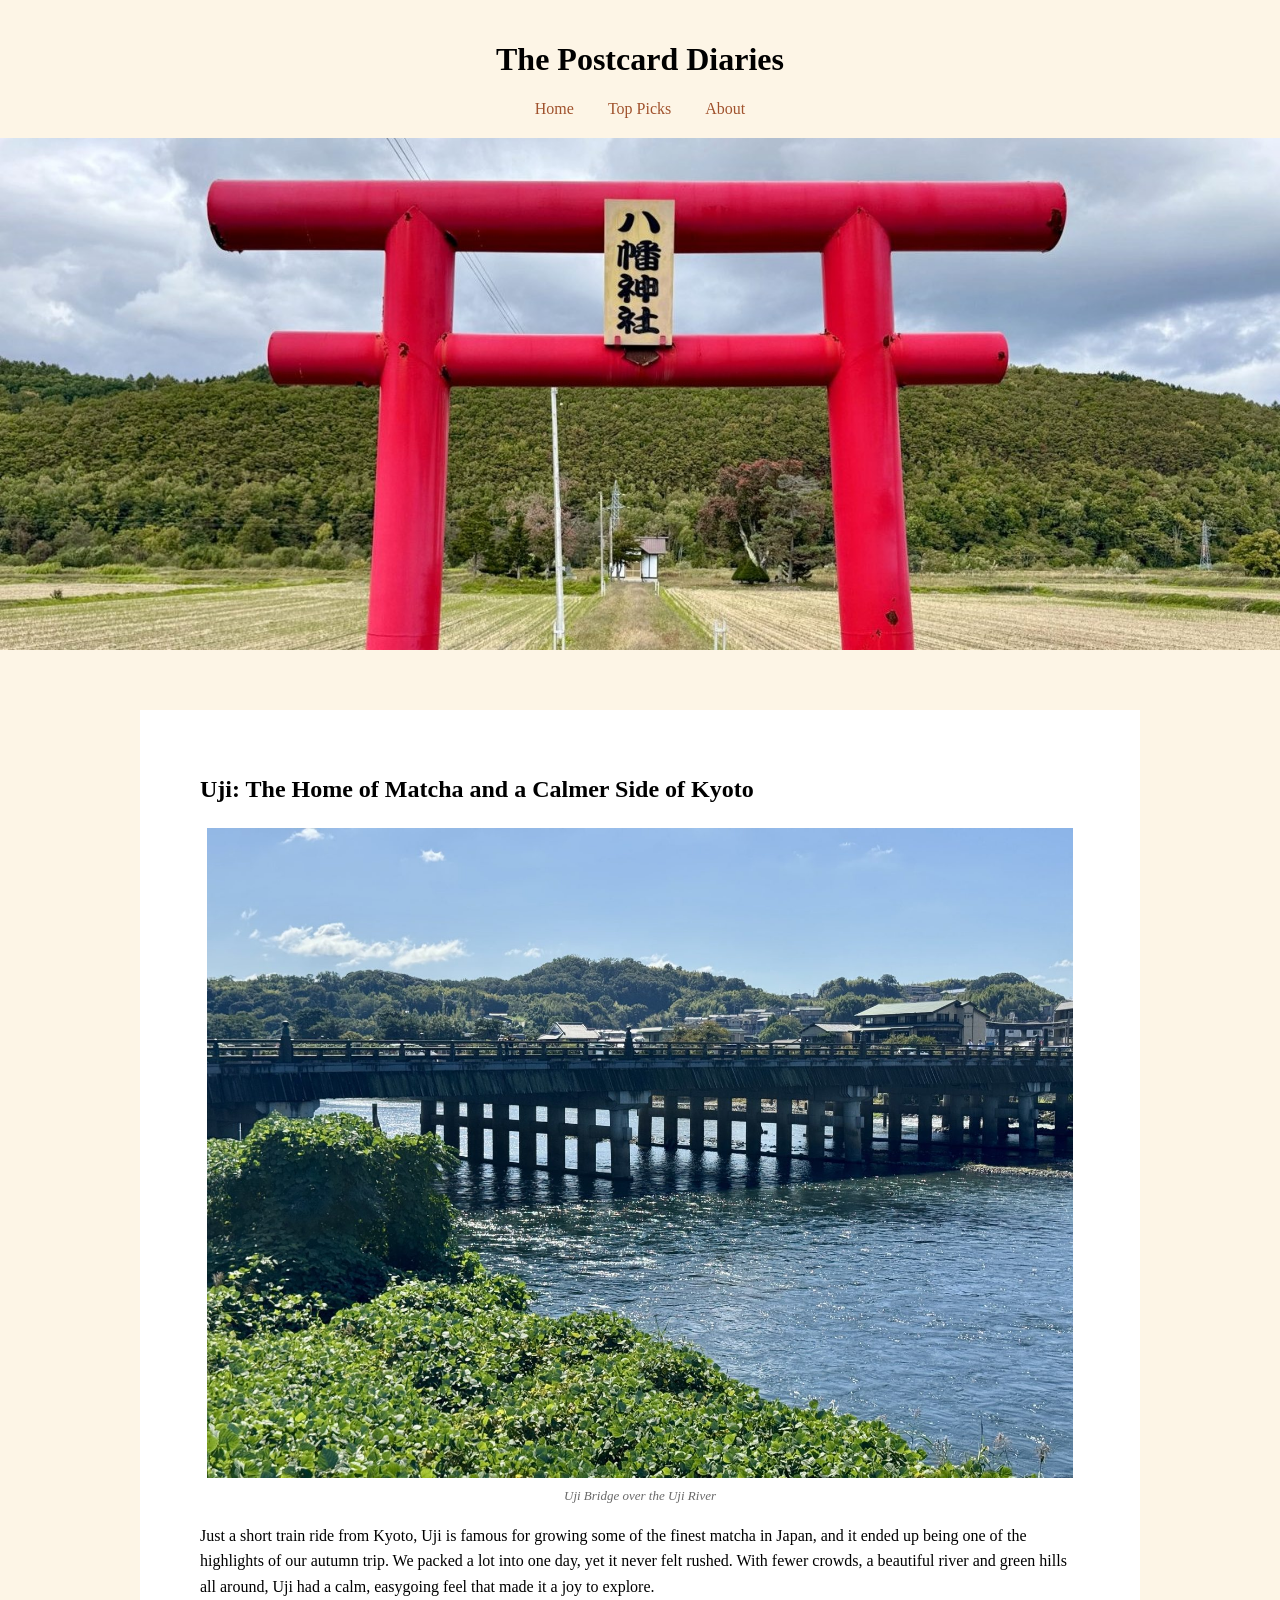
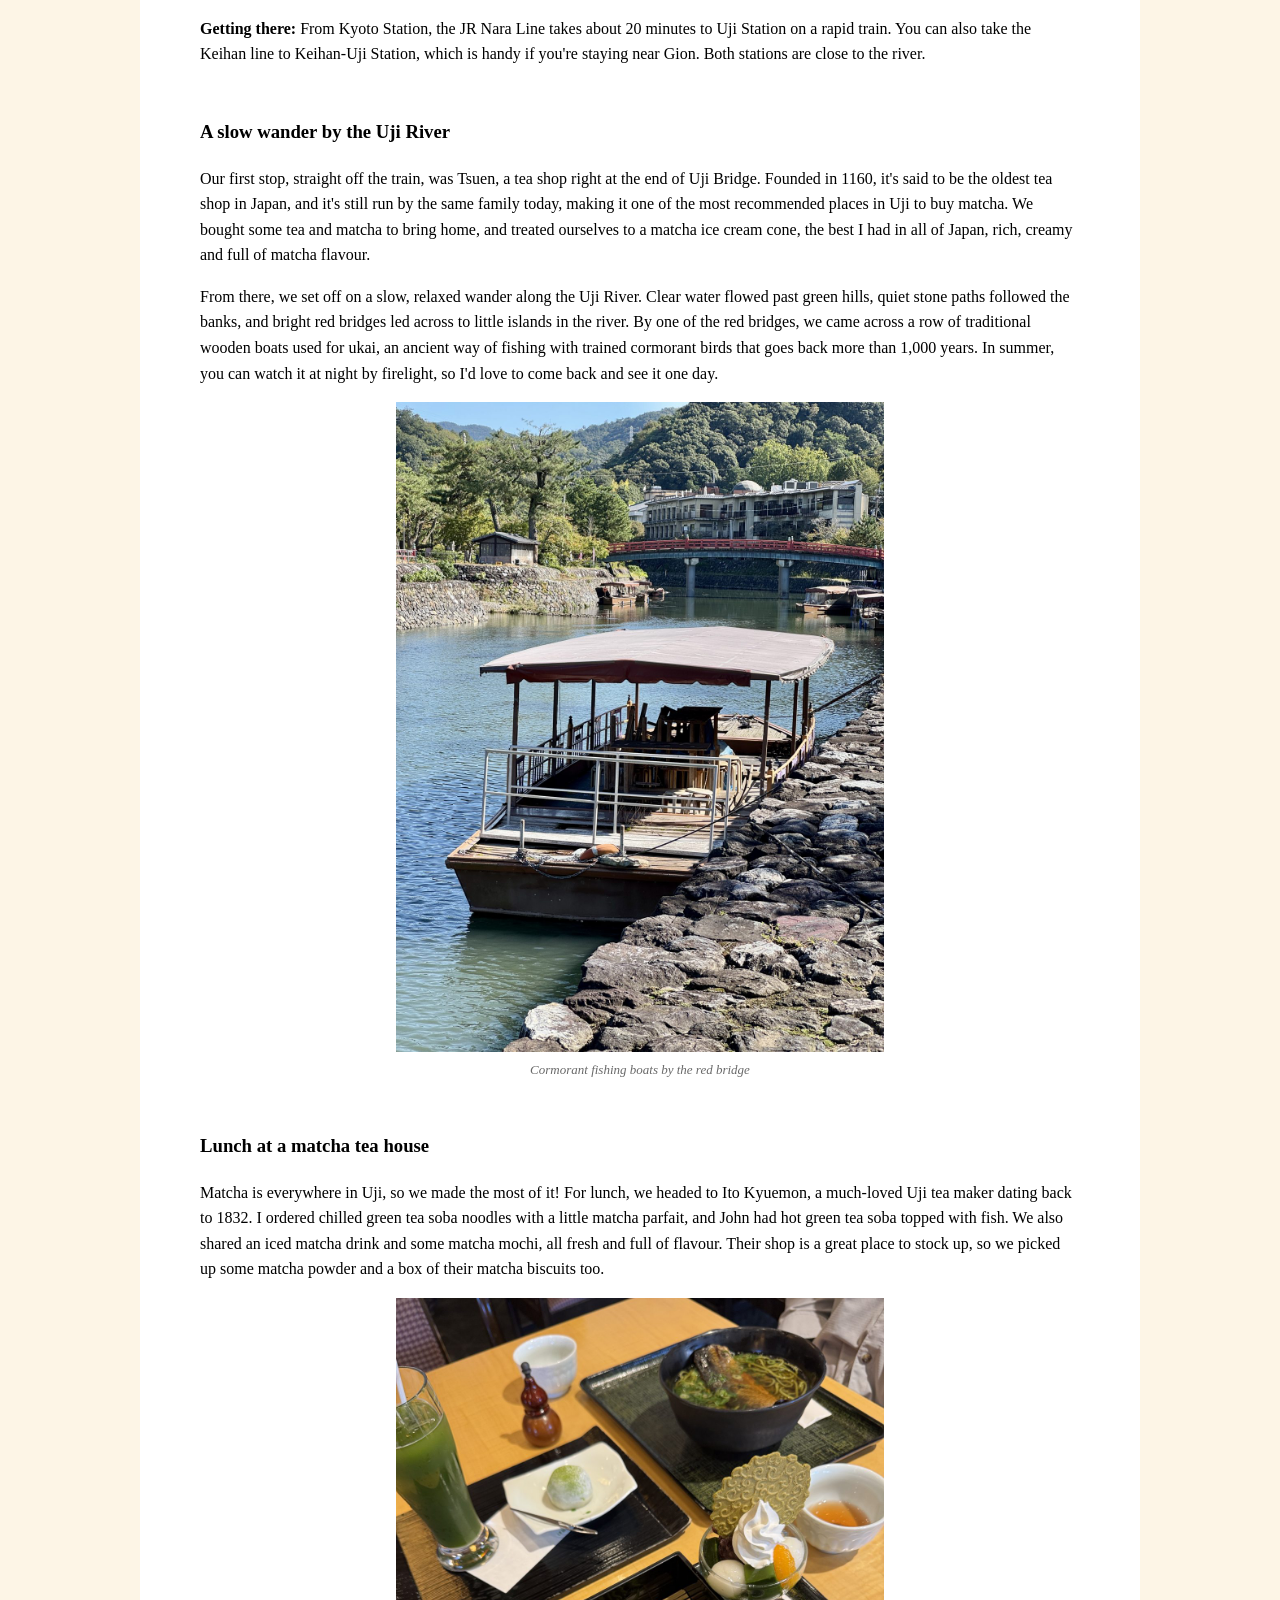
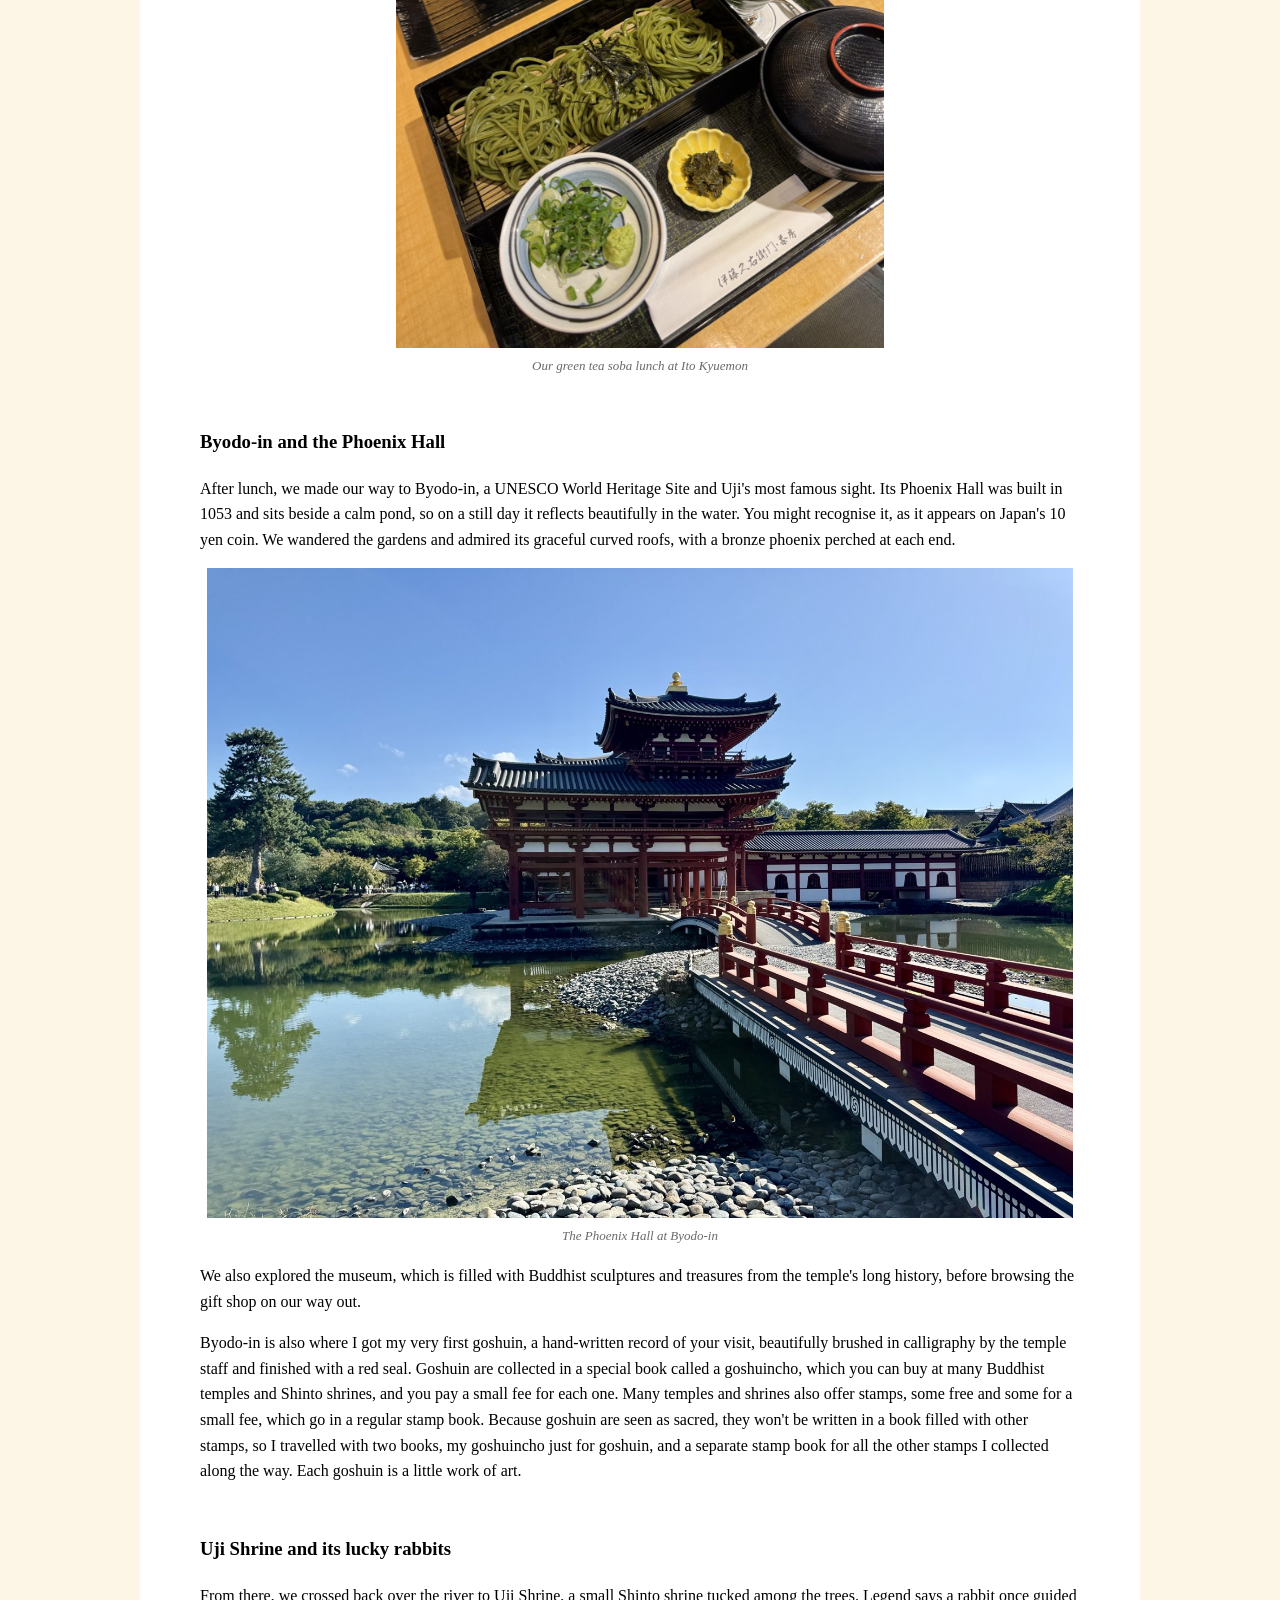
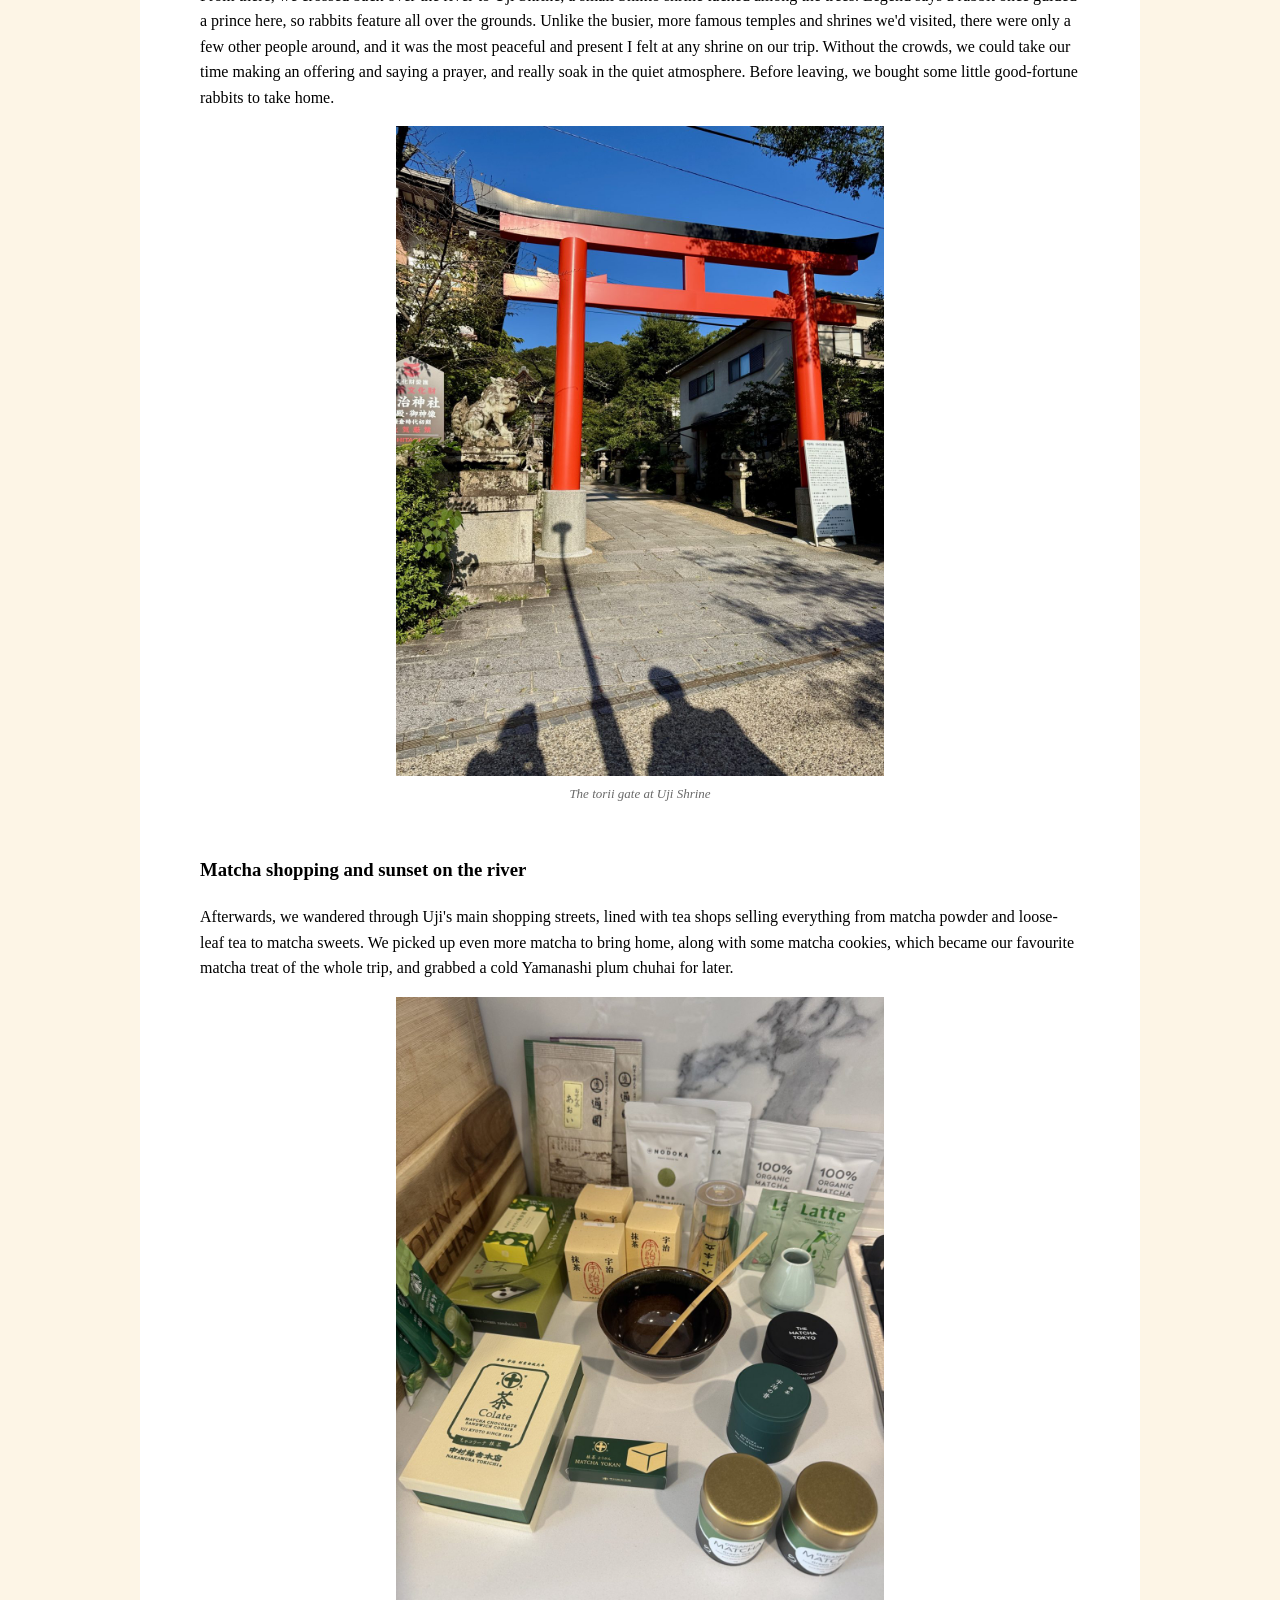
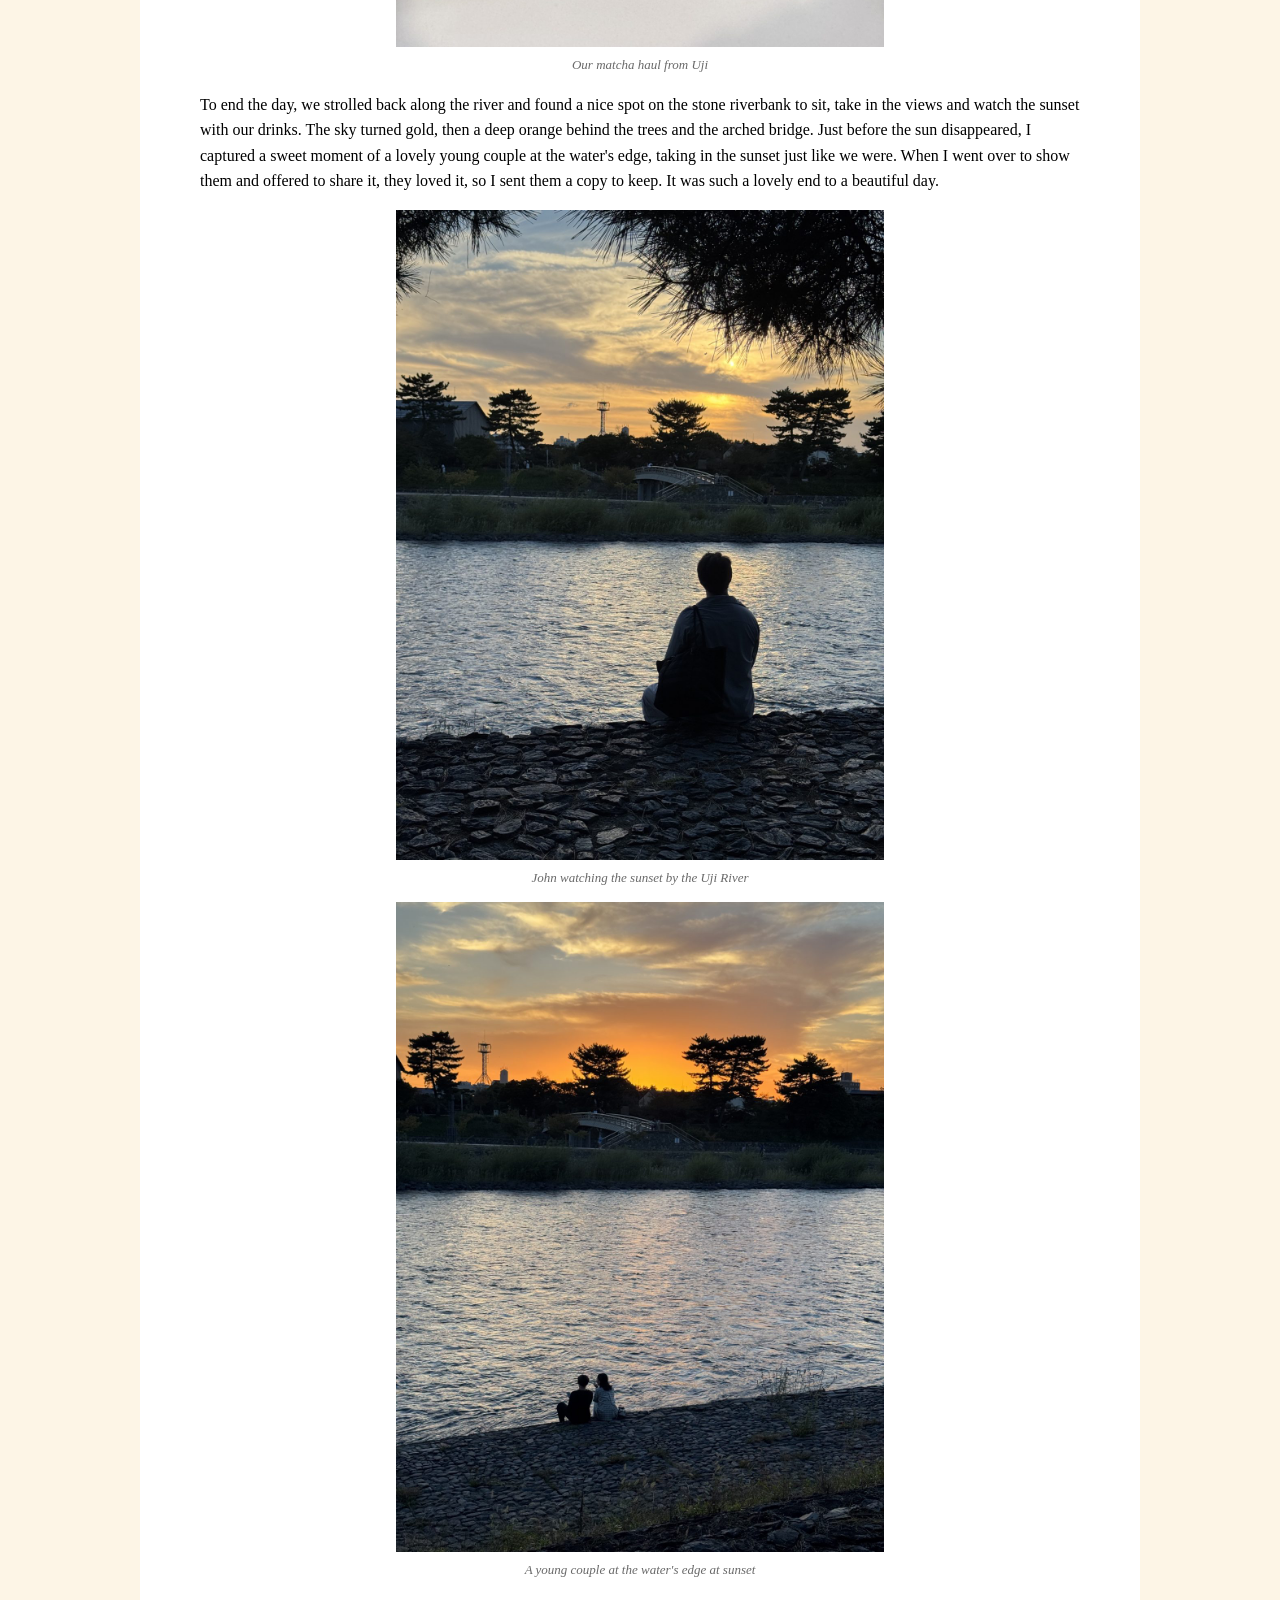
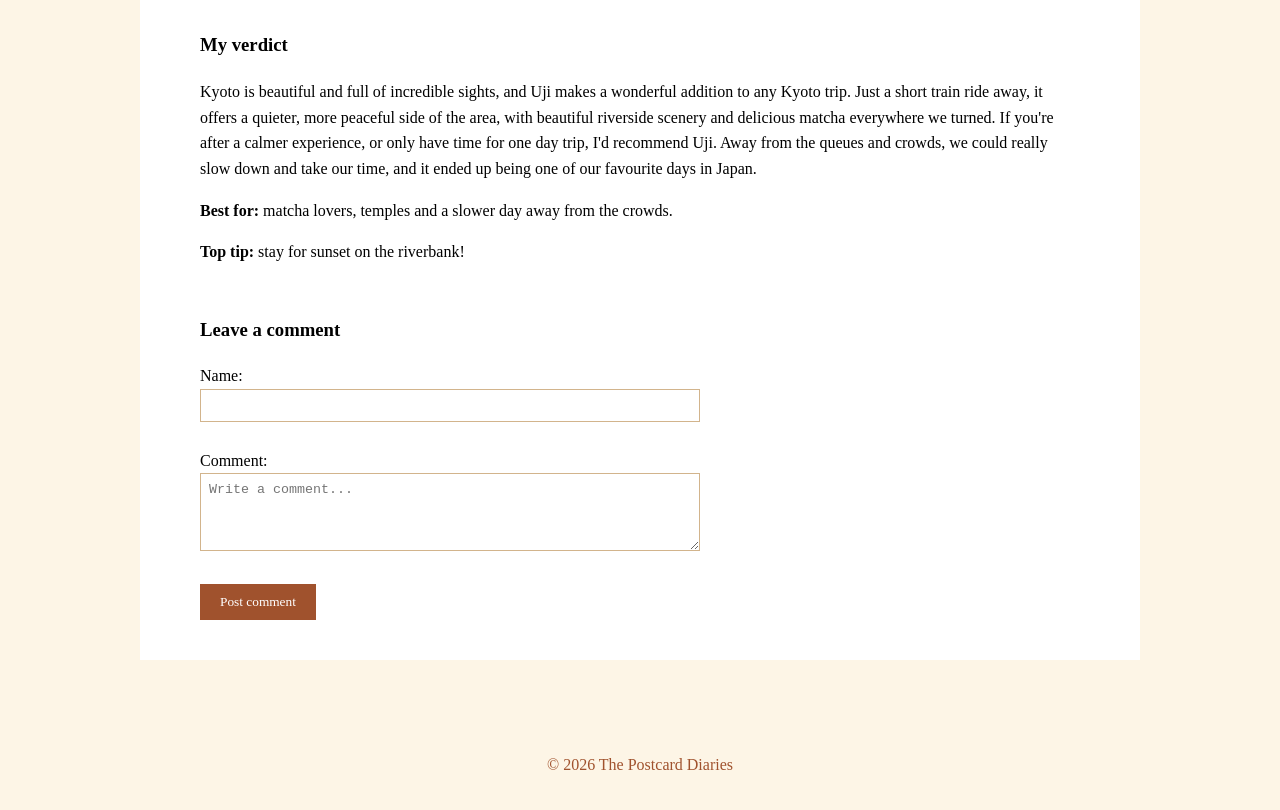
<file: posts/uji.html>
<!DOCTYPE html> <!-- DOCTYPE: must be the first - tells the browser this is a webpage -->
<html lang="en">
<!-- head: holds the bts info-->

<head>

    <!-- UTF-8: lets the page show all characters like accents and Japanese -->

    <meta charset="UTF-8">

    <!-- viewport: makes the page fit properly on mobiles and tablets -->

    <meta name="viewport" content="width=device-width, initial-scale=1.0">

    <!-- title: is the text shown on the browser tab -->

    <title>Uji: The Home of Matcha and a Calmer Side of Kyoto | The Postcard Diaries</title>

    <!-- link: connects the CSS file that styles the page. rel = what the file is (a stylesheet), href = where the file is -->

    <!-- ../ = go back out of the posts folder first, to find the css and images folders.
    
href="../css/style.css" gets the style file. src="../images/..." loads the pictures from the images folder -->

    <link rel="stylesheet" href="../css/style.css">
</head>
<!-- body: holds everything you see on the page -->

<body>

    <!-- header: top bar at the top of each page - with site name and menu -->

    <header>

        <h1>The Postcard Diaries</h1>

        <!-- nav: menu that links to the other pages -->

        <nav>

            <a href="../index.html">Home</a>

            <a href="../top-picks.html">Top Picks</a>

            <a href="../about.html">About</a>

        </nav>

    </header>

    <!-- Banner: full width picture, src = source, image file location, alt = description for screenreaders -->

    <img src="../images/home/banner-biei-red-torii.jpg" alt="Red torii gate in the fields of Biei, Hokkaido"
        width="100%" class="banner">

    <!-- main: the main content of this page -->

    <main class="post">

        <!-- post title and cover photo -->

        <h2>Uji: The Home of Matcha and a Calmer Side of Kyoto</h2>

        <!-- caption: a short italic note under each photo -->

        <img src="../images/uji/uji-bridge.jpg" alt="Uji Bridge over the Uji River" width="100%">

        <p class="caption">Uji Bridge over the Uji River</p>

        <!-- intro -->

        <p>Just a short train ride from Kyoto, Uji is famous for growing some of the finest matcha in Japan, and it
            ended up being one of the highlights of our autumn trip. We packed a lot into one day, yet it never felt
            rushed. With fewer crowds, a beautiful river and green hills all around, Uji had a calm, easygoing feel that
            made it a joy to explore.</p>

        <!-- tip: practical info for visitors -->

        <!-- strong: makes the label bold -->

        <p><strong>Getting there:</strong> From Kyoto Station, the JR Nara Line takes about 20 minutes to Uji Station on
            a rapid train. You can also take the Keihan line to Keihan-Uji Station, which is handy if you're staying
            near Gion. Both stations are close to the river.</p>

        <!-- sections: each h3 is a new part of the day, followed by its text and photos -->

        <h3>A slow wander by the Uji River</h3>

        <p>Our first stop, straight off the train, was Tsuen, a tea shop right at the end of Uji Bridge. Founded in
            1160, it's said to be the oldest tea shop in Japan, and it's still run by the same family today, making it
            one of the most recommended places in Uji to buy matcha. We bought some tea and matcha to bring home, and
            treated ourselves to a matcha ice cream cone, the best I had in all of Japan, rich, creamy and full of
            matcha flavour.</p>

        <p>From there, we set off on a slow, relaxed wander along the Uji River. Clear water flowed past green hills,
            quiet stone paths followed the banks, and bright red bridges led across to little islands in the river. By
            one of the red bridges, we came across a row of traditional wooden boats used for ukai, an ancient way of
            fishing with trained cormorant birds that goes back more than 1,000 years. In summer, you can watch it at
            night by firelight, so I'd love to come back and see it one day.</p>

        <img src="../images/uji/uji-cormorant-fishing-boat-red-bridge.jpg"
            alt="Wooden cormorant fishing boats by the red bridge" width="100%">

        <p class="caption">Cormorant fishing boats by the red bridge</p>

        <h3>Lunch at a matcha tea house</h3>

        <p>Matcha is everywhere in Uji, so we made the most of it! For lunch, we headed to Ito Kyuemon, a much-loved Uji
            tea maker dating back to 1832. I ordered chilled green tea soba noodles with a little matcha parfait, and
            John had hot green tea soba topped with fish. We also shared an iced matcha drink and some matcha mochi, all
            fresh and full of flavour. Their shop is a great place to stock up, so we picked up some matcha powder and a
            box of their matcha biscuits too.</p>

        <img src="../images/uji/uji-matcha-soba-lunch-set.jpg" alt="Green tea soba lunch set at Ito Kyuemon"
            width="100%">

        <p class="caption">Our green tea soba lunch at Ito Kyuemon</p>

        <h3>Byodo-in and the Phoenix Hall</h3>

        <p>After lunch, we made our way to Byodo-in, a UNESCO World Heritage Site and Uji's most famous sight. Its
            Phoenix Hall was built in 1053 and sits beside a calm pond, so on a still day it reflects beautifully in the
            water. You might recognise it, as it appears on Japan's 10 yen coin. We wandered the gardens and admired its
            graceful curved roofs, with a bronze phoenix perched at each end.</p>

        <img src="../images/uji/uji-byodo-in-phoenix-hall.jpg" alt="Phoenix Hall at Byodo-in" width="100%">

        <p class="caption">The Phoenix Hall at Byodo-in</p>

        <p>We also explored the museum, which is filled with Buddhist sculptures and treasures from the temple's long
            history, before browsing the gift shop on our way out.</p>

        <p>Byodo-in is also where I got my very first goshuin, a hand-written record of your visit, beautifully brushed
            in calligraphy by the temple staff and finished with a red seal. Goshuin are collected in a special book
            called a goshuincho, which you can buy at many Buddhist temples and Shinto shrines, and you pay a small fee
            for each one. Many temples and shrines also offer stamps, some free and some for a small fee, which go in a
            regular stamp book. Because goshuin are seen as sacred, they won't be written in a book filled with other
            stamps, so I travelled with two books, my goshuincho just for goshuin, and a separate stamp book for all the
            other stamps I collected along the way. Each goshuin is a little work of art.</p>

        <h3>Uji Shrine and its lucky rabbits</h3>

        <p>From there, we crossed back over the river to Uji Shrine, a small Shinto shrine tucked among the trees.
            Legend says a rabbit once guided a prince here, so rabbits feature all over the grounds. Unlike the busier,
            more famous temples and shrines we'd visited, there were only a few other people around, and it was the most
            peaceful and present I felt at any shrine on our trip. Without the crowds, we could take our time making an
            offering and saying a prayer, and really soak in the quiet atmosphere. Before leaving, we bought some little
            good-fortune rabbits to take home.</p>

        <img src="../images/uji/uji-rabbit-shrine-torii-gate.jpg" alt="Torii gate at Uji Shrine" width="100%">

        <p class="caption">The torii gate at Uji Shrine</p>

        <h3>Matcha shopping and sunset on the river</h3>

        <p>Afterwards, we wandered through Uji's main shopping streets, lined with tea shops selling everything from
            matcha powder and loose-leaf tea to matcha sweets. We picked up even more matcha to bring home, along with
            some matcha cookies, which became our favourite matcha treat of the whole trip, and grabbed a cold Yamanashi
            plum chuhai for later.</p>

        <img src="../images/uji/uji-matcha-haul.jpg" alt="Our matcha shopping haul from Uji" width="100%">

        <p class="caption">Our matcha haul from Uji</p>

        <p>To end the day, we strolled back along the river and found a nice spot on the stone riverbank to sit, take in
            the views and watch the sunset with our drinks. The sky turned gold, then a deep orange behind the trees and
            the arched bridge. Just before the sun disappeared, I captured a sweet moment of a lovely young couple at
            the water's edge, taking in the sunset just like we were. When I went over to show them and offered to share
            it, they loved it, so I sent them a copy to keep. It was such a lovely end to a beautiful day.</p>

        <img src="../images/uji/uji-river-sunset-john.jpg" alt="John silhouetted against the sunset by the Uji River"
            width="100%">

        <p class="caption">John watching the sunset by the Uji River</p>

        <img src="../images/uji/uji-river-sunset-couple.jpg" alt="A couple at the water's edge at sunset" width="100%">

        <p class="caption">A young couple at the water's edge at sunset</p>

        <!-- verdict: my overall thoughts, who it is best for and my top tip -->

        <h3>My verdict</h3>

        <p>Kyoto is beautiful and full of incredible sights, and Uji makes a wonderful addition to any Kyoto trip. Just
            a short train ride away, it offers a quieter, more peaceful side of the area, with beautiful riverside
            scenery and delicious matcha everywhere we turned. If you're after a calmer experience, or only have time
            for one day trip, I'd recommend Uji. Away from the queues and crowds, we could really slow down and take our
            time, and it ended up being one of our favourite days in Japan.</p>

        <p><strong>Best for:</strong> matcha lovers, temples and a slower day away from the crowds.</p>

        <p><strong>Top tip:</strong> stay for sunset on the riverbank!</p>

        <!-- comment form: lets readers leave a comment. It doesn't save anywhere yet -->

        <h3>Leave a comment</h3>

        <form>

            <!-- label: the text shown next to each box. "for" matches the box's id. br = line break -->

            <label for="name">Name:</label><br>

            <!-- input: a box to type in. required = must be filled in -->

            <input type="text" id="name" required><br><br>

            <label for="comment">Comment:</label><br>

            <!-- textarea: a bigger box for longer comments. placeholder = grey hint text -->

            <textarea id="comment" rows="4" placeholder="Write a comment..." required></textarea><br><br>

            <!-- button: submits the form -->

            <button type="submit">Post comment</button>

        </form>

    </main>

    <!-- footer: the bottom bar with copyright info -->

    <footer>

        <p>&copy; 2026 The Postcard Diaries</p>

    </footer>
</body>

</html>
</file>
<file: css/style.css>
/* body: background colour, font and text colour for the whole page */
body {
    background-color: oldlace;
    font-family: Georgia, serif;
    color: black;
    margin: 0;
}

/* header: the top bar with the site name and menu */
header {
    text-align: center;
    padding: 20px;
}

/* nav links: remove underline and spaces them out */
nav a {
    color: sienna;
    text-decoration: none;
    margin: 0 15px;
}

/* main: centres the content and stops it getting too wide on large screens */
main {
    max-width: 1000px;
    margin: 0 auto;
    padding: 20px;
    text-align: center;
}

/* article: each postcard sits side by side as a white card */
article {
    display: inline-block;
    width: 300px;
    margin: 15px;
    padding: 10px;
    background-color: white;
    vertical-align: top;
}

/* postcard titles: sienna colour, no underline */
article a {
    color: sienna;
    text-decoration: none;

}

/* footer: centred text at the bottom of the page */
footer {
    text-align: center;
    padding: 20px;
    color: sienna;
}

/* table centred, full width, single lines between cells */
table {
    width: 100%;
    border-collapse: collapse;
    background-color: white;
}

/* th and td: space inside each cell and a thin line around it */
th,
td {
    padding: 10px;
    border: 1px solid tan;
}

/* th: heading row in sienna with white text */
th {
    background-color: sienna;
    color: white;
}

/* table links: sienna, no underline */
td a {
    color: sienna;
    text-decoration: none;
}

/* form: white box, left-aligned text, not too wide */
form {
    background-color: white;
    max-width: 500px;
    margin: 0 auto;
    padding: 20px;
    text-align: left;
}

/* input and textarea: full width boxes with a thin border */
input,
textarea {
    width: 100%;
    padding: 8px;
    border: 1px solid tan;
    box-sizing: border-box;
    /* keeps the boxes inside the white form */
}

/* button: sienna with white text */
button {
    background-color: sienna;
    color: white;
    padding: 10px 20px;
    border: none;
}

/* post: blog post pages, narrower and left-aligned so long text is easy to read */
.post {
    max-width: 750px;
    margin: 0 auto;
    text-align: left;
    line-height: 1.6;
    /* more space between lines */
}

/* ===== Laptop layout and phone spacing ===== */
/* banner: full width, edge to edge, showing the whole photo (no cropping) */
.banner {
    display: block;
    width: 100%;
}

/* post pages: a white "page" in the middle, like a postcard on a table */
.post {
    max-width: 1000px;
    margin: 60px auto;
    /* cream gap above and below the white page */
    background-color: white;
    padding: 40px 60px;
    box-sizing: border-box;
}

/* post photos: never taller than 650px, so tall photos fit on a laptop screen */
.post img {
    display: block;
    width: auto;
    max-width: 100%;
    max-height: 650px;
    margin: 0 auto;
}

/* forms on post and About pages: line up with the text */
.post form {
    margin: 0;
    padding: 0;
}

/* button: same font as the rest of the page */
button {
    font-family: inherit;
}

/* postcards: bigger, so 2 sit side by side on a laptop and line up with the banner */
article {
    width: 483px;
    max-width: 100%;
    /* never wider than the screen, so phones show 1 per row */
    box-sizing: border-box;
}

/* postcard pictures: fill the postcard */
article img {
    width: 100%;
}

/* table cells: text starts on the left so long sentences are easy to read */
td {
    text-align: left;
}

/* main: wide enough for 2 big postcards side by side, no extra space at the top */
main {
    max-width: 1100px;
    padding-top: 0;
}

/* media query: phones only. Anything in here only works on screens 600px wide or less */
@media (max-width: 600px) {

    /* postcards: no side gaps, so one fits the screen neatly. No gap on top, gap underneath */
    article {
        margin: 0 0 20px 0;
    }

    /* headings: cream space above (under the banner) and a smaller gap below */
    main h2 {
        margin: 30px 0 15px 0;
    }

    /* table: smaller text and less space in each cell so it fits a phone */
    th,
    td {
        padding: 6px;
        font-size: 14px;
    }

    /* white page: cream border on the sides too, less padding inside */
    .post {
        margin: 40px 20px;
        padding: 20px;
    }
}

/* ===== Top Picks: category rows ===== */
/* category rows: a thin sienna line with the group name, e.g. Snacks and sweets */
.category td {
    background-color: sienna;
    color: white;
    font-weight: bold;
    padding: 4px 10px;
}


/* ===== Top Picks: page spacing and heading ===== */
/* Top Picks page: more cream space above the heading */
.picks {

    padding-top: 40px;
}

/* table: cream space above the table, centred, same width as the other pages */
table {

    max-width: 1000px;

    margin: 30px auto 0 auto;
}

/* Top Picks heading: bigger on laptops */
.picks h2 {

    font-size: 32px;
}

/* Top Picks intro text and table text: a bit bigger on laptops */
.picks p,
.picks table {

    font-size: 18px;
}

/* phone-only: a line break that is hidden on laptops, so the heading stays on one line */
.phone-only {

    display: none;
}

/* media query: the rules inside only work on phones (screens 600px wide or less) */
@media (max-width: 600px) {

    /* Top Picks: less extra space on phones, the heading space above is enough */

    .picks {

        padding-top: 10px;

    }

    /* Top Picks: normal heading and text size on phones */

    .picks h2 {

        font-size: 24px;

    }

    .picks p,
    .picks table {

        font-size: 16px;

    }

    /* phone-only: show the line break, so the heading splits over 2 lines */

    .phone-only {

        display: inline;

    }
}

/* ===== Top Picks: laptop column widths and line spacing ===== */
/* table column widths: Item 22%, My tip 50%, Where to get it 28% */
td:nth-child(1) {
    width: 22%;
}

td:nth-child(2) {
    width: 50%;
}

td:nth-child(3) {
    width: 28%;
}

/* table cells: a little more space between lines so longer tips are easy to read */
td {
    line-height: 1.5;
}

/* ===== Top Picks: phone table fixes ===== */
/* media query: the rules inside only work on phones (screens 600px wide or less) */
@media (max-width: 600px) {

    /* table: even space inside each cell */
    th,
    td {
        padding: 10px;
    }

    /* table headings: keep each heading on one line */
    th {
        white-space: nowrap;
    }

    /* table cells: text starts at the top of each box, normal line spacing so the table stays compact */
    td {
        vertical-align: top;
        line-height: normal;
    }
}

/* ===== Top Picks: stacked boxes on phones ===== */
/* media query: the rules inside only work on phones (screens 600px wide or less) */
@media (max-width: 600px) {

    /* table: each row becomes a box stacked down the page (item, then tip, then where to get it) */
    table,
    tr,
    td {
        display: block;
        width: 100%;
        box-sizing: border-box;
    }

    /* heading row: hidden on phones, each box has its own item name instead */
    tr:first-child {
        display: none;
    }

    /* each item box: thin line around it and a gap underneath */
    tr {
        border: 1px solid tan;
        margin-bottom: 10px;
    }

    /* cells: no lines between them inside the box */
    td {
        border: none;
        padding: 5px 10px;
    }

    /* all 3 cells: full width of the box (replaces the laptop column widths) */
    td:nth-child(1),
    td:nth-child(2),
    td:nth-child(3) {
        width: 100%;
    }

    /* item name: bold, so each box has a clear heading */
    td:nth-child(1) {
        font-weight: bold;
    }
}

/* ===== Top Picks: phone labels and sienna product names ===== */
/* label: "Where to get it:" in each row, hidden on laptops because the heading row shows it */
.label {
    display: none;
}

/* media query: the rules inside only work on phones (screens 600px wide or less) */
@media (max-width: 600px) {

    /* item name: sienna, so it stands out as the heading of each box */
    td:nth-child(1) {
        color: sienna;
    }

    /* category rows: keep the white text on the sienna line */
    .category td {
        color: white;
    }

    /* label: show "Where to get it:" in bold, because the heading row is hidden on phones */
    .label {
        display: inline;
        font-weight: bold;
    }
}

/* ===== Top Picks: even spacing in the phone boxes ===== */
/* media query: the rules inside only work on phones (screens 600px wide or less) */
@media (max-width: 600px) {

    /* cells: 8px top + 8px bottom = a 16px gap between cells, the same as one blank line (<br><br>) inside a cell */
    td {
        padding: 8px 10px;
    }
}

/* caption: short italic note under a photo, smaller and grey so it doesn't look like the main text */
.caption {
    font-style: italic;
    font-size: 13px;
    color: dimgray;
    text-align: center;
    margin-top: 8px;
}

/* ===== Post sections ===== */
/* section headings in posts: more space above, so each heading clearly starts a new part
   and doesn't look like a caption for the photo above it */
.post h3 {
    margin-top: 50px;

}

/* ===== Show/hide konbini picks (JavaScript feature) ===== */
/* picks button: cream space above it, so it doesn't touch the table */
#picksButton {

    margin-top: 30px;
}

/* picks box: a white box with a thin line, same width as the table */
#picks {

    max-width: 1000px;

    margin: 20px auto 0 auto;

    padding: 20px;

    background-color: white;

    border: 1px solid tan;

    text-align: left;

    font-size: 16px;
    /* a little smaller than the table, so each pick fits on one line in 2 columns */

    box-sizing: border-box;
}

/* picks heading: sienna like the product names, no extra space above */
#picks h3 {

    color: sienna;

    margin-top: 0;
}

/* picks intro line: same text size as the list, no extra space above */
#picks p {

    font-size: inherit;

    margin-top: 0;
}

/* numbered list: numbers line up, and long items wrap neatly under the text */
#picks ol {

    margin: 0;

    padding-left: 25px;
}

/* each pick: the same space underneath every item */
#picks li {

    margin-bottom: 8px;
}

/* media query: phones only (screens 600px wide or less) */
@media (max-width: 600px) {

    /* picks box: same text size and padding as the table boxes on phones */

    #picks {

        padding: 10px;

        font-size: 14px;

    }

    #picks h3 {

        font-size: 16px;

    }
}

/* media query: laptops only (screens wider than 600px) - the list splits into 2 columns of 5 */
@media (min-width: 601px) {

    #picks ol {

        columns: 2;

    }
}
</file>
